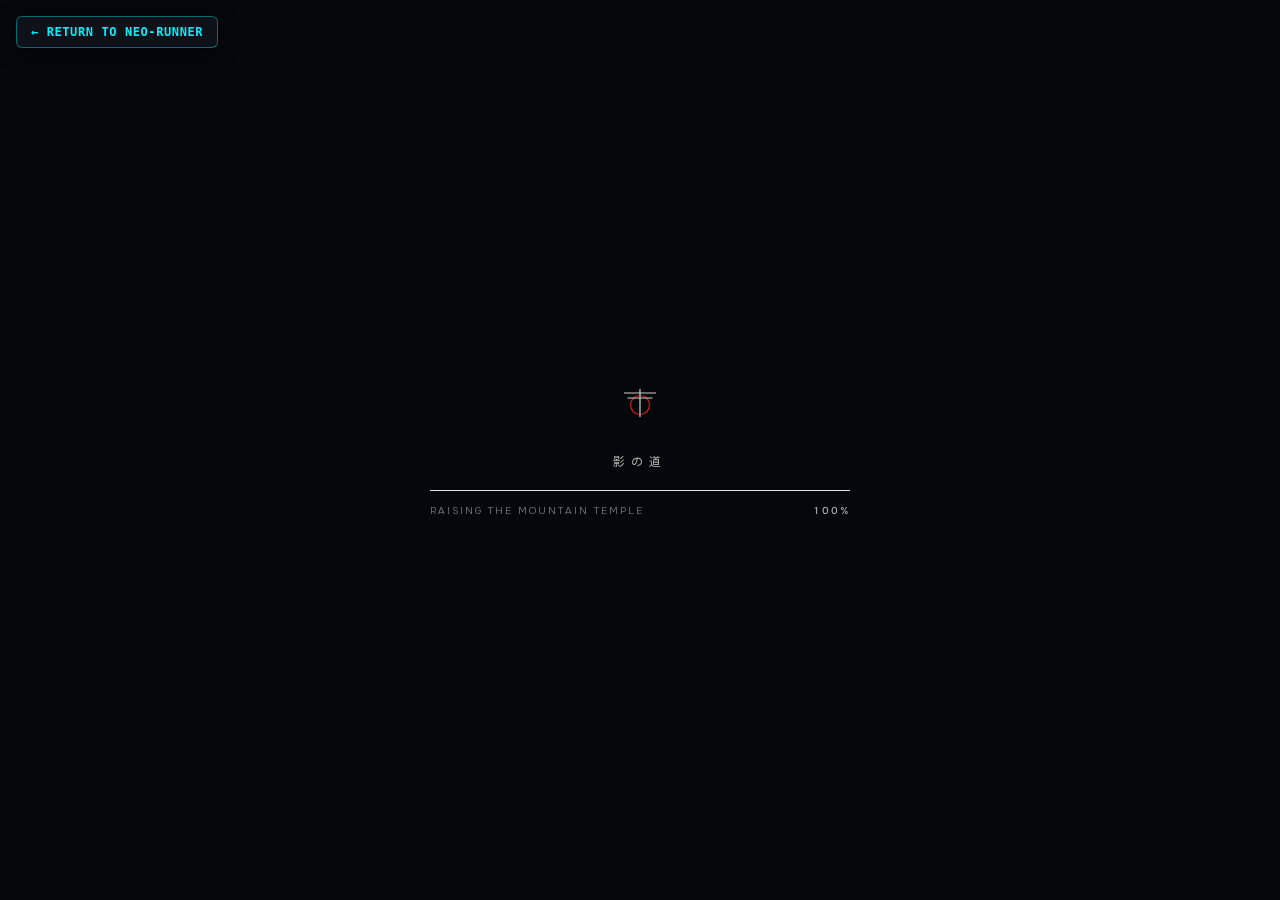
<file: kage-preview.html>
<!DOCTYPE html>
<html lang="en">
<head>
  <meta charset="utf-8">
  <meta name="viewport" content="width=device-width, initial-scale=1.0">
  <title>Kage — Where stillness reveals the unseen [ThreeUI]</title>
  <link rel="stylesheet" href="src/shaders/threeui.css">
  <style>
    html, body {
      margin: 0;
      padding: 0;
      width: 100%;
      height: 100%;
      background: #080808;
      overflow: hidden;
      font-family: -apple-system, BlinkMacSystemFont, "Segoe UI", Roboto, sans-serif;
    }
    .shader-frame {
      position: relative;
      width: 100vw;
      height: 100vh;
      background: #080808;
    }
    .kage-iframe {
      position: absolute;
      inset: 0;
      width: 100%;
      height: 100%;
      border: 0;
      background: #080808;
    }
    .nav-back {
      position: fixed;
      top: 16px;
      left: 16px;
      z-index: 9999;
      display: flex;
      align-items: center;
      gap: 8px;
      padding: 8px 14px;
      background: rgba(16, 19, 26, 0.9);
      border: 1px solid rgba(0, 240, 255, 0.4);
      border-radius: 6px;
      color: #00f0ff;
      text-decoration: none;
      font-family: monospace;
      font-size: 12px;
      font-weight: bold;
      letter-spacing: 0.05em;
      backdrop-filter: blur(8px);
      box-shadow: 0 4px 20px rgba(0, 0, 0, 0.6);
      transition: all 0.2s ease;
    }
    .nav-back:hover {
      background: rgba(0, 240, 255, 0.25);
      border-color: #00f0ff;
      transform: translateY(-1px);
    }
  </style>
</head>
<body>
  <a href="index.html" class="nav-back">
    <span>&larr; RETURN TO NEO-RUNNER</span>
  </a>

  <div class="shader-frame">
    <iframe
      id="kage-frame"
      class="kage-iframe"
      src="landing-pages/kage.html"
      title="Kage — Where stillness reveals the unseen"
      sandbox="allow-downloads allow-forms allow-modals allow-popups allow-same-origin allow-scripts"
    ></iframe>
  </div>

  <script>
    // Applied configured usage:
    // headingFont="onest", bodyFont="onest", headingWeight="400", bodyWeight="300"
    // primaryColor="#e0231c", headingSize=46, bodySize=17, headingLetterSpacing=-0.012
    const frame = document.getElementById('kage-frame');
    frame.addEventListener('load', () => {
      try {
        const doc = frame.contentDocument;
        if (!doc) return;
        const style = doc.createElement('style');
        style.id = 'threeui-page-customization';
        style.textContent = `
          :root {
            --vermilion: #e0231c;
            --ember: #ff5a3c;
          }
          body { font-family: "Onest", system-ui, -apple-system, sans-serif; }
          body, .body, .body-lg, .num { font-weight: 300; }
          h1:not(.jp), h2:not(.jp), h3:not(.jp), .display:not(.jp) {
            font-family: "Onest", system-ui, -apple-system, sans-serif;
            font-weight: 400;
          }
          .display { letter-spacing: -0.012em; }
          .h-hero { font-size: clamp(26px, 3.05vw, 46px); }
          .h-sec { font-size: clamp(30px, 4vw, 60px); }
          .body-lg { font-size: clamp(14px, 1.02vw, 17px); }
          .body { font-size: 14px; }
        `;
        doc.head.appendChild(style);
      } catch (e) {
        console.warn('Frame customization note:', e);
      }
    });
  </script>
</body>
</html>
</file>
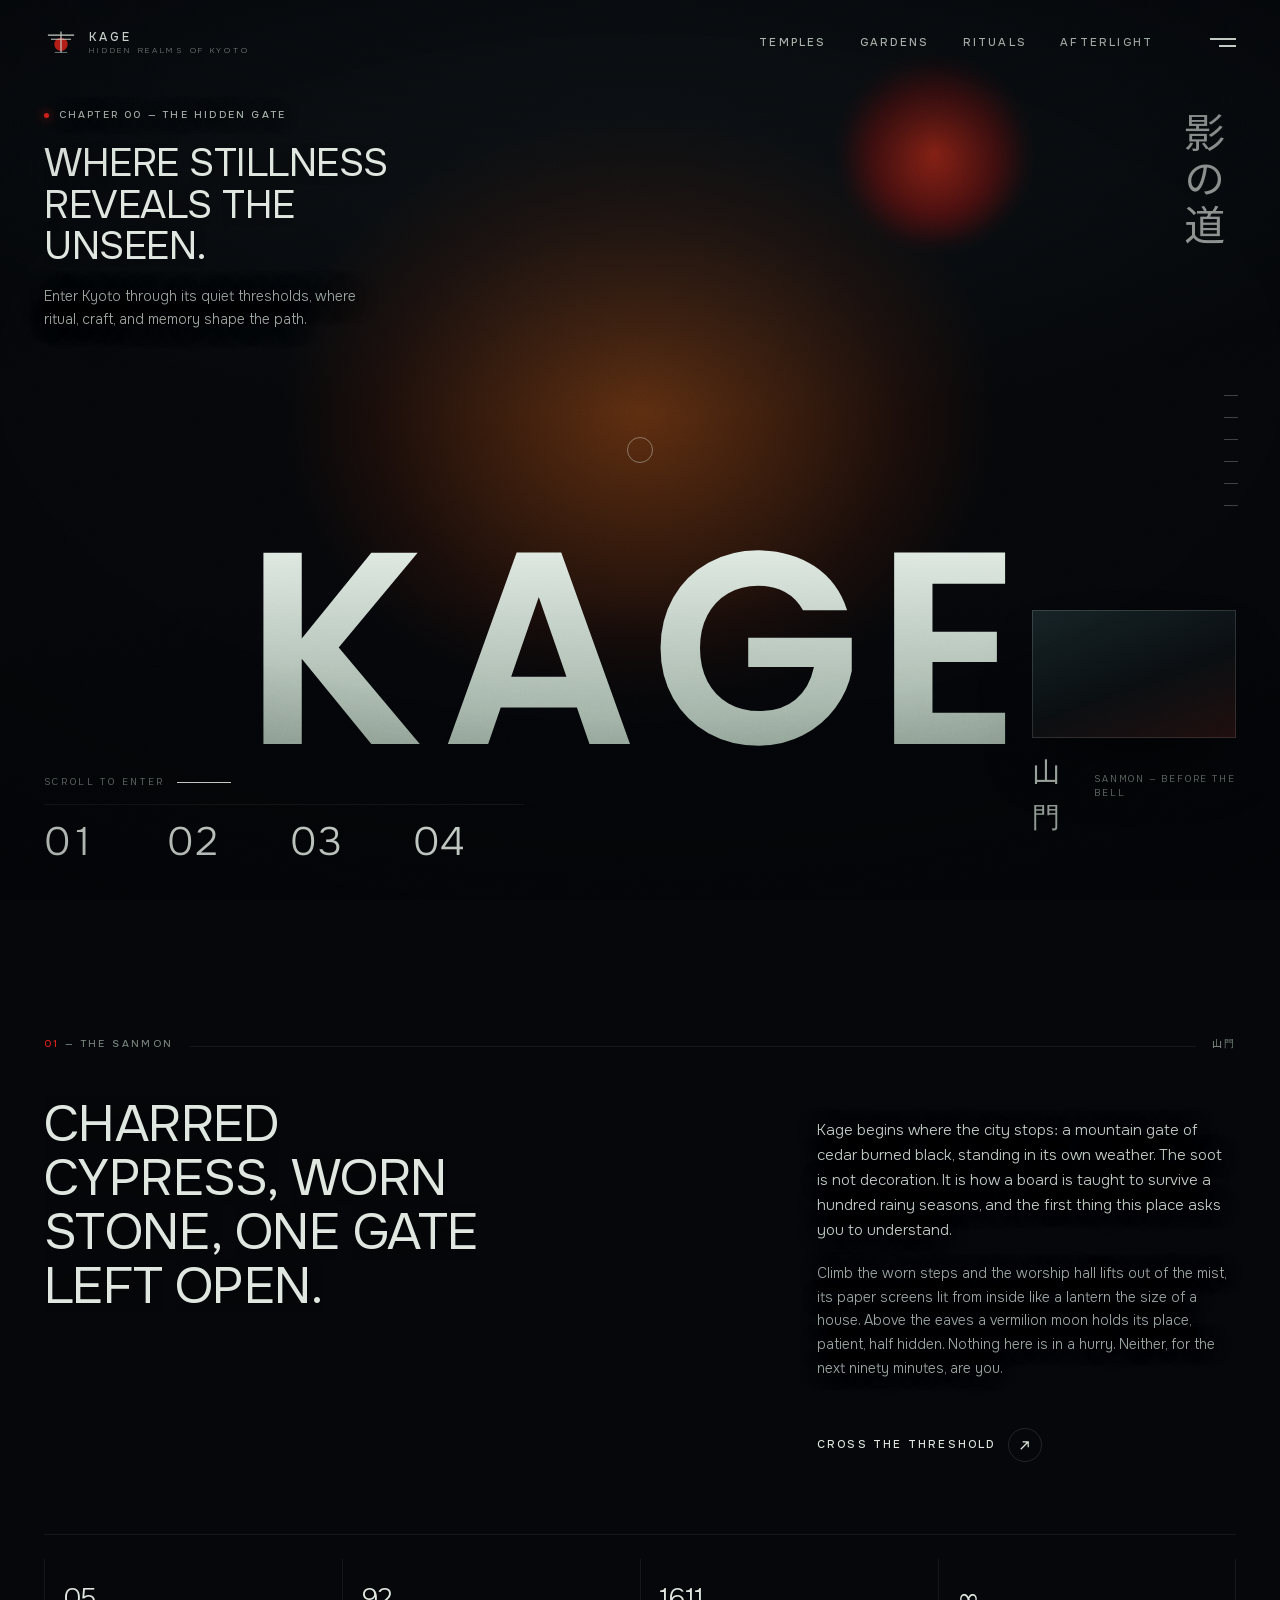
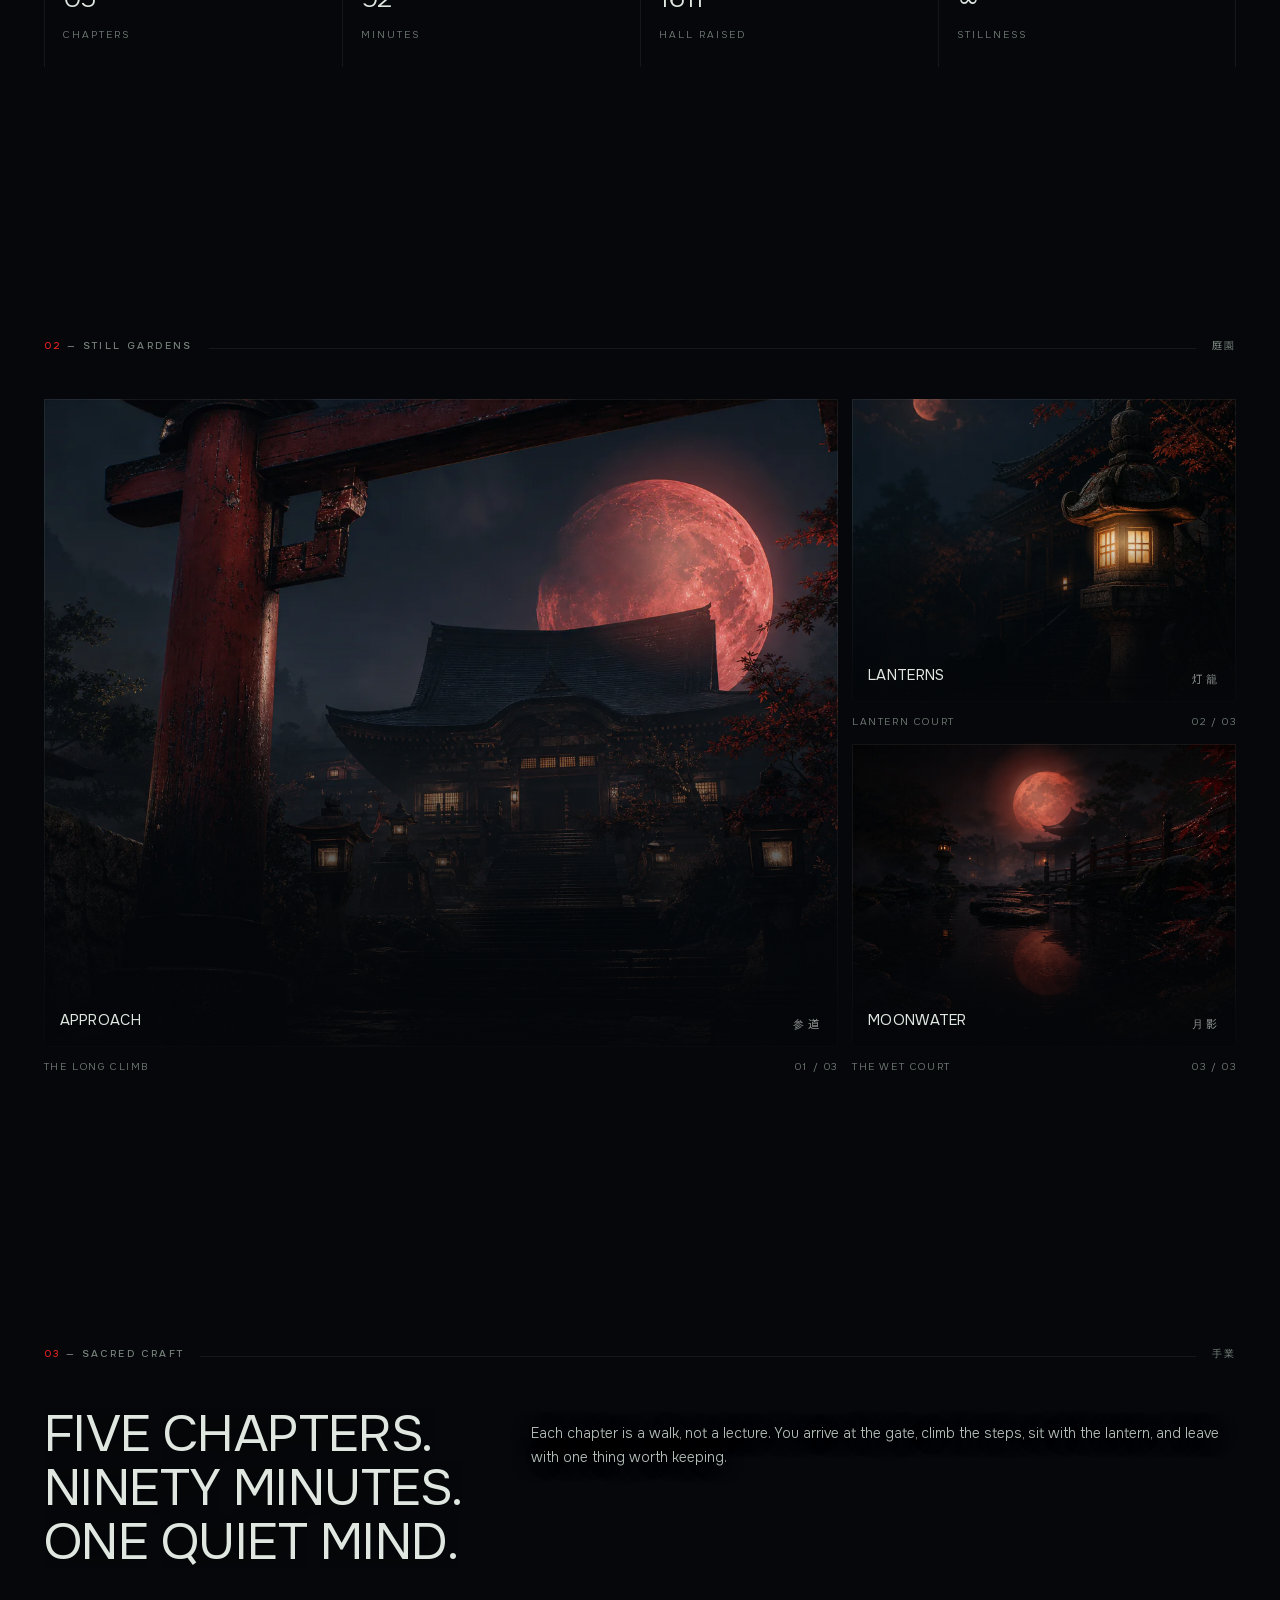
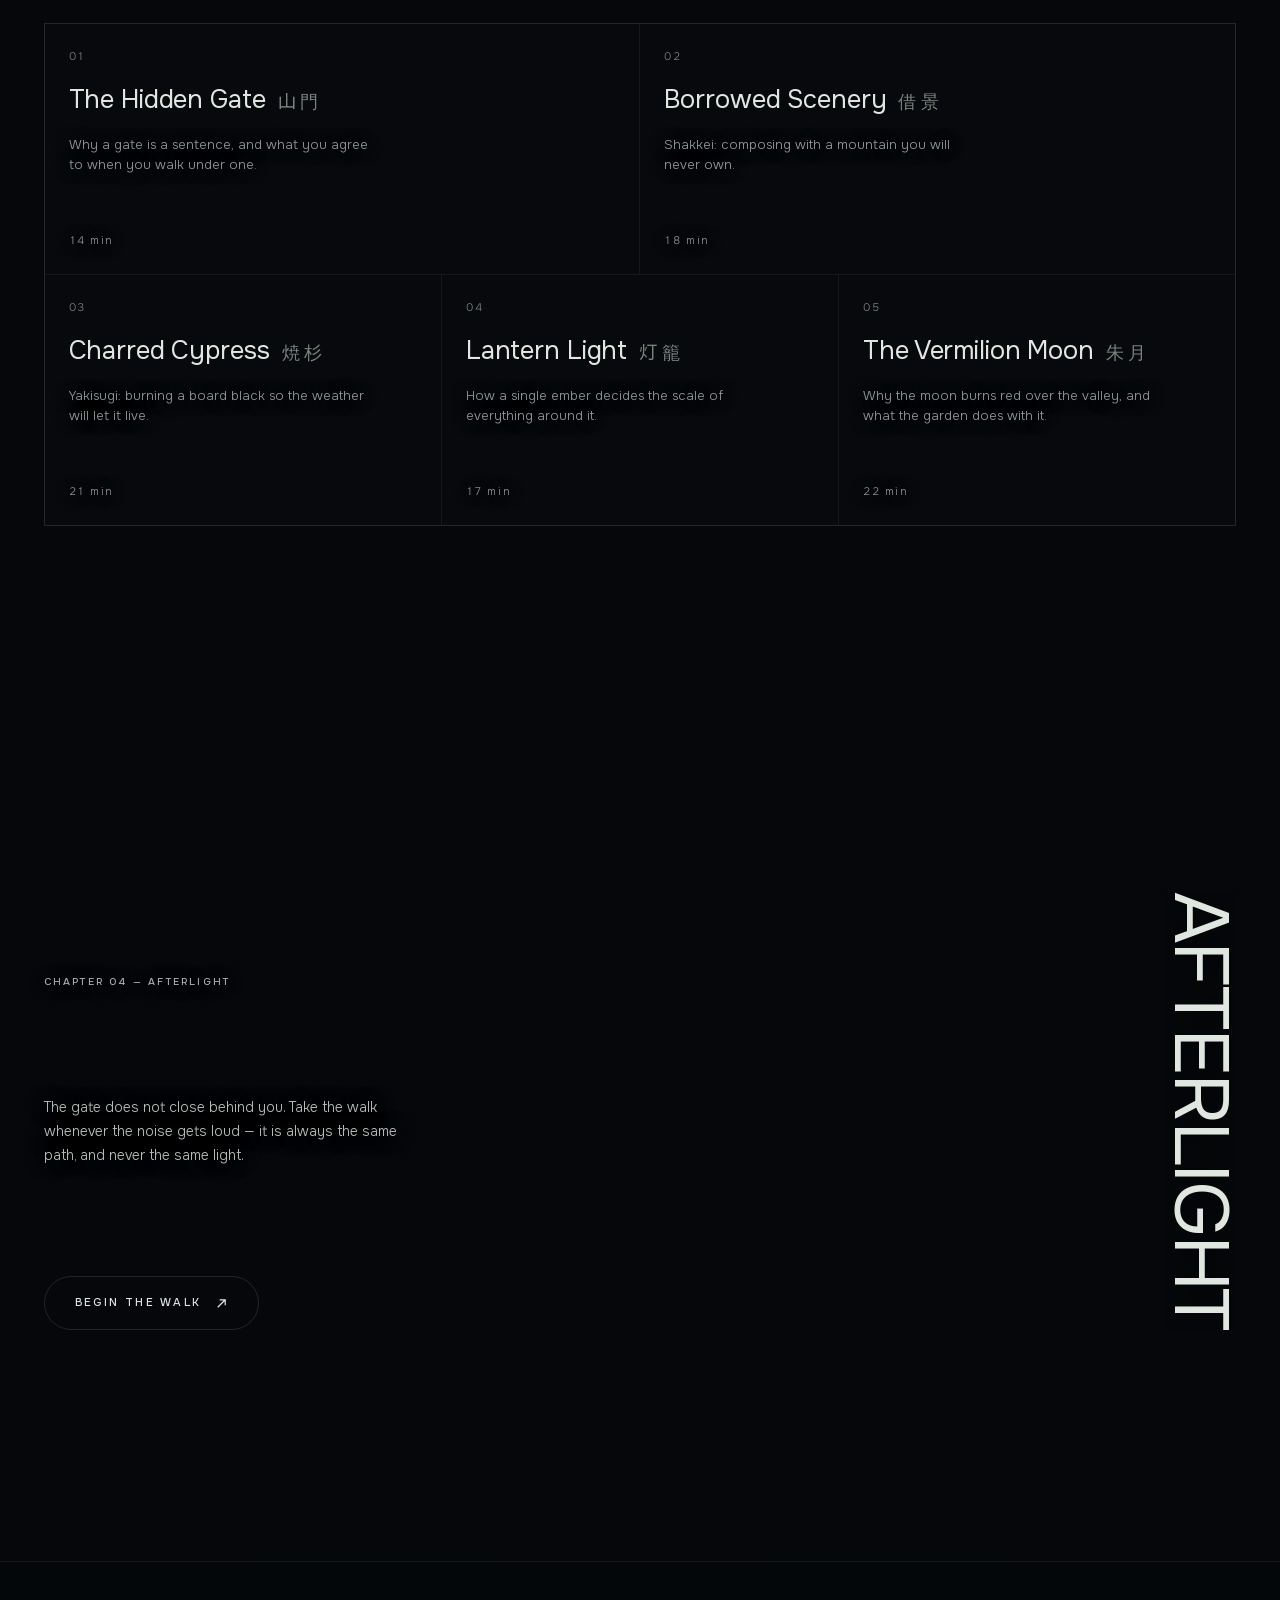
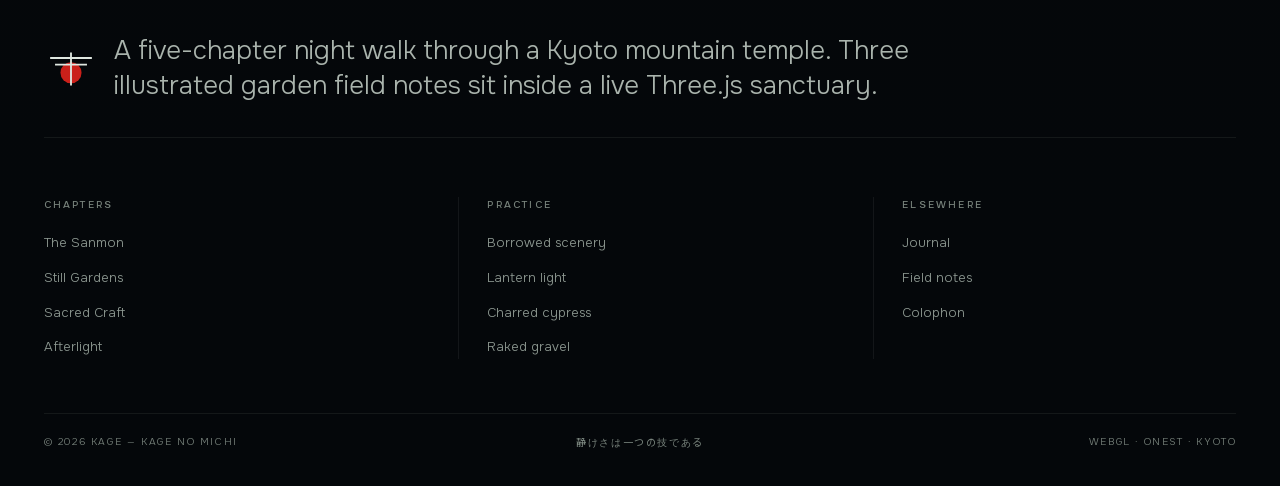
<file: landing-pages/kage.html>
<!DOCTYPE html>
<html lang="en">
<head>
<meta charset="utf-8">
<meta name="viewport" content="width=device-width, initial-scale=1, viewport-fit=cover">
<title>Kage — Where stillness reveals the unseen</title>
<meta name="description" content="A five-chapter night walk through a Kyoto mountain temple. Charred cypress, lantern light and a vermilion moon, rendered live in WebGL.">
<link rel="icon" href="data:image/svg+xml,%3Csvg xmlns='http://www.w3.org/2000/svg' viewBox='0 0 32 32'%3E%3Crect width='32' height='32' fill='%2305070a'/%3E%3Ccircle cx='16' cy='17' r='8' fill='%23e0231c'/%3E%3Crect x='4' y='8' width='24' height='2.6' fill='%23dfe7e0'/%3E%3Crect x='7' y='13' width='18' height='2' fill='%23dfe7e0'/%3E%3C/svg%3E">
<link rel="stylesheet" href="secret-pathways-assets/fonts.css">
<style>
/* ============================================================= tokens */
:root{
  --ink:#05070a;          /* page black */
  --ink-2:#0a0e12;        /* raised black */
  --bone:#dfe7e0;         /* the pale sage white of the wordmark */
  --bone-dim:#aab4ad;
  --muted:#78837c;
  --line:rgba(223,231,224,.13);
  --line-soft:rgba(223,231,224,.07);
  --vermilion:#e0231c;
  --ember:#ff5a3c;
  --gold:#c9a24a;
  --pad:clamp(20px, 3.4vw, 56px);
  --nav-h:84px;
  --ease:cubic-bezier(.22,.61,.36,1);
  --ease-out:cubic-bezier(.16,1,.3,1);
  --ease-io:cubic-bezier(.65,0,.35,1);
}
*,*::before,*::after{box-sizing:border-box}
html{ -webkit-text-size-adjust:100%; scroll-behavior:auto; }
body{
  margin:0; background:var(--ink); color:var(--bone);
  font-family:'Onest',system-ui,-apple-system,'Helvetica Neue',sans-serif;
  font-weight:300; font-size:16px; line-height:1.6;
  -webkit-font-smoothing:antialiased; -moz-osx-font-smoothing:grayscale;
  overflow-x:hidden;
}
body.is-locked{ overflow:hidden; height:100vh; }
::selection{ background:var(--vermilion); color:#fff; }
img{max-width:100%;display:block}
a{color:inherit;text-decoration:none}
button{font:inherit;color:inherit;background:none;border:0;cursor:pointer}

/* ============================================================= layers */
#gl{
  position:fixed; inset:0; width:100%; height:100%;
  display:block; z-index:0; background:#05070a;
}
#grain{
  position:fixed; inset:-1px; z-index:60; pointer-events:none;
  opacity:.055; mix-blend-mode:overlay;
  background-repeat:repeat; background-size:180px 180px;
}
#vignette{
  position:fixed; inset:0; z-index:55; pointer-events:none;
  background:radial-gradient(125% 95% at 50% 42%, transparent 40%, rgba(2,4,6,.55) 100%);
}
.page{ position:relative; z-index:10; }

/* ============================================================= type */
.eyebrow{
  font-size:10px; font-weight:500; letter-spacing:.22em; text-transform:uppercase;
  color:var(--bone-dim); text-shadow:0 1px 16px rgba(3,6,8,.9);
}
.jp{ font-family:'NotoJP','Onest',sans-serif; font-weight:400; }
h1,h2,h3{ font-weight:400; margin:0; letter-spacing:-.005em; }
.display{
  text-transform:uppercase; line-height:1.055; letter-spacing:-.012em;
  font-weight:400; text-shadow:0 2px 34px rgba(3,6,8,.72);
}
.h-hero{ font-size:clamp(26px,3.05vw,46px); }
.h-sec{ font-size:clamp(30px,4.0vw,60px); }
.body-lg{ font-size:clamp(14px,1.02vw,17px); line-height:1.72; color:#b4bfb7; font-weight:300; text-shadow:0 1px 20px rgba(3,6,8,.88); }
.body{ font-size:14px; line-height:1.68; color:#9aa5a0; font-weight:300; text-shadow:0 1px 18px rgba(3,6,8,.85); }
.num{ font-size:clamp(26px,2.5vw,36px); font-weight:300; letter-spacing:-.02em; color:var(--bone); font-variant-numeric:tabular-nums; }

/* ============================================================= reveal */
[data-rv]{ opacity:0; }
[data-rv="up"]{ transform:translate3d(0,26px,0); }
[data-rv="fade"]{ transform:none; }
[data-rv].rv-in{ opacity:1; transform:none;
  transition:opacity .9s var(--ease-out), transform 1.05s var(--ease-out); }
.mask-line{ display:block; overflow:hidden; }
.mask-line:not(.word-reveal) > span{ display:block; transform:translate3d(0,110%,0); }
.rv-in .mask-line:not(.word-reveal) > span, .mask-line:not(.word-reveal).rv-in > span{ transform:none; }
.mask-line:not(.word-reveal) > span{ transition:transform 1.05s var(--ease-out); }
.word-mask{ display:inline-block; overflow:hidden; vertical-align:top; }
.word{
  display:inline-block; opacity:0; transform:translate3d(0,112%,0); will-change:transform,opacity;
  transition:transform .82s var(--ease-out), opacity .5s var(--ease-out);
  transition-delay:var(--word-delay,0ms);
}
.word-reveal.rv-in .word{ opacity:1; transform:none; }

/* ============================================================= preloader */
#pre{
  position:fixed; inset:0; z-index:100; background:#05070a;
  display:flex; align-items:center; justify-content:center;
  transition:opacity .8s var(--ease), visibility .8s;
}
#pre.done{ opacity:0; visibility:hidden; pointer-events:none; }
.pre-in{ width:min(420px,74vw); text-align:center; }
.pre-mark{ margin:0 auto 26px; width:44px; height:44px; opacity:.9; }
.pre-mark svg{ width:100%; height:100%; display:block; }
.pre-jp{ font-size:12px; letter-spacing:.5em; color:var(--bone-dim); margin-bottom:20px; }
.pre-bar{ position:relative; height:1px; background:rgba(223,231,224,.14); overflow:hidden; }
.pre-bar i{ position:absolute; inset:0 100% 0 0; background:var(--bone); transition:right .35s linear; }
.pre-meta{ display:flex; justify-content:space-between; margin-top:12px;
  font-size:10px; letter-spacing:.2em; text-transform:uppercase; color:var(--muted); }
.pre-meta b{ font-weight:500; color:var(--bone-dim); font-variant-numeric:tabular-nums; }

/* ============================================================= nav */
.nav{
  /* Width comes from --vw, not from right:0. A fixed element resolves its
     inset against the initial containing block, and the page's own horizontal
     overflow makes that block wider than the screen — 437 against a 390 phone,
     860 against a 768 tablet — which carried the burger off the right edge.
     --vw is the layout viewport, written on every resize. */
  position:fixed; top:0; left:0; width:var(--vw, 100%); height:var(--nav-h); z-index:50;
  display:flex; align-items:center; gap:24px; padding:0 var(--pad);
  transition:transform .55s var(--ease);
}
/* The sticky wash sits on its own layer rather than on the bar. A
   backdrop-filter promotes its element to the containing block for any
   position:fixed descendant, and the bar holds the mobile menu sheet — put the
   blur here and the sheet was measured against an 84px bar instead of the
   frame, for as long as the blur took to fade. */
.nav::before{
  content:''; position:absolute; inset:0; z-index:-1; pointer-events:none;
  background:rgba(5,7,10,.62);
  backdrop-filter:blur(14px) saturate(1.1); -webkit-backdrop-filter:blur(14px) saturate(1.1);
  opacity:0; transition:opacity .5s linear;
}
.nav.stuck::before{ opacity:1; }
.nav::after{
  content:''; position:absolute; left:var(--pad); right:var(--pad); bottom:0; height:1px;
  background:var(--line-soft); opacity:0; transition:opacity .5s;
}
.nav.stuck::after{ opacity:1; }
.nav.hide{ transform:translate3d(0,-101%,0); }
.brand{ display:flex; align-items:center; gap:11px; flex:0 0 auto; }
.brand svg{ width:34px; height:34px; display:block; }
.brand-tx{ display:flex; flex-direction:column; line-height:1; gap:3px; }
.brand-tx b{ font-size:12px; font-weight:500; letter-spacing:.26em; }
.brand-tx i{ font-style:normal; font-size:8px; letter-spacing:.34em; color:var(--muted); }
.nav-links{ display:flex; gap:clamp(18px,2.6vw,46px); margin-left:auto; }
.nav-link{
  position:relative; font-size:11px; font-weight:500; letter-spacing:.2em; text-transform:uppercase;
  color:var(--bone-dim); display:block; height:15px; line-height:15px; overflow:hidden;
}
.nav-link span{ display:block; height:15px; line-height:15px; transition:transform .55s var(--ease-out), color .3s; }
.nav-link .alt{ position:absolute; inset:0; transform:translate3d(0,100%,0); color:var(--bone); letter-spacing:.32em; }
.nav-link:hover span{ transform:translate3d(0,-100%,0); }
.nav-link:hover .alt{ transform:none; }
.nav-link.on{ color:var(--bone); }
.nav-link.on::after{ content:''; position:absolute; left:0; bottom:0; width:100%; height:1px; background:var(--vermilion); }
.nav-burger{ margin-left:clamp(18px,2.6vw,42px); width:26px; height:16px; position:relative; flex:0 0 auto; }
.nav-burger i{ position:absolute; right:0; height:1.5px; background:var(--bone); transition:width .45s var(--ease-out), transform .45s var(--ease-out); }
.nav-burger i:nth-child(1){ top:4px; width:26px; }
.nav-burger i:nth-child(2){ top:11px; width:17px; }
.nav-burger:hover i:nth-child(2){ width:26px; }
.nav-burger:hover i:nth-child(1){ width:17px; }

/* ============================================================= hero */
.hero{ position:relative; min-height:100svh; padding:0 var(--pad); display:flex; flex-direction:column; }
.hero::before{ content:''; position:absolute; left:0; right:0; top:0; height:46%; pointer-events:none;
  background:linear-gradient(rgba(3,6,9,.72), rgba(3,6,9,.34) 46%, transparent); }
.hero-top{ padding-top:calc(var(--nav-h) + clamp(12px,2.6vh,34px)); max-width:min(560px,46vw); position:relative; z-index:2; }
.hero-top .eyebrow{ display:flex; align-items:center; gap:10px; margin-bottom:20px; }
.hero-top .eyebrow .dot{ width:5px; height:5px; border-radius:50%; background:var(--vermilion); box-shadow:0 0 10px var(--vermilion); }
.hero h1{ margin-bottom:18px; }
.hero-sub{ max-width:322px; text-shadow:0 1px 26px rgba(3,6,8,.95); }
.hero-spacer{ flex:1 1 auto; min-height:clamp(140px,26vh,300px); }
.hero-foot{ padding-bottom:clamp(22px,4.2vh,42px); position:relative; z-index:2; }
.hero-cue{ display:flex; align-items:center; justify-content:flex-end; gap:12px; margin-bottom:14px;
  font-size:9px; letter-spacing:.3em; text-transform:uppercase; color:var(--muted); }
.hero-cue .track{ width:54px; height:1px; background:var(--line); position:relative; overflow:hidden; }
.hero-cue .track i{ position:absolute; inset:0; background:var(--bone); transform-origin:left;
  animation:cue 2.8s var(--ease-io) infinite; }
.chapters{
  display:grid; grid-template-columns:repeat(4,1fr); gap:clamp(14px,2.4vw,40px);
  border-top:1px solid var(--line-soft); padding-top:18px;
}
.chip{ display:flex; gap:14px; align-items:flex-start; cursor:pointer; }
.chip .num{ line-height:1; flex:0 0 auto; transition:color .4s, transform .5s var(--ease-out); }
.chip .tx{ min-width:0; padding-top:3px; }
.chip b{ display:block; font-size:10px; font-weight:500; letter-spacing:.2em; text-transform:uppercase;
  color:var(--bone-dim); margin-bottom:6px; transition:color .4s;
  text-shadow:0 1px 16px rgba(3,6,8,.9); }
.chip p{ margin:0; font-size:11px; line-height:1.5; color:#7d8781; max-width:22ch;
  transition:color .4s; }
.chip:hover .num{ color:var(--ember); transform:translate3d(0,-2px,0); }
.chip:hover b{ color:var(--bone); }
.chip:hover p{ color:var(--bone-dim); }
.chip.on .num{ color:var(--ember); }
.chip.on b{ color:var(--bone); }
/* the floating window: a generated Sanmon still carried over the hero */
.peek{
  position:absolute; z-index:2; right:clamp(78px,11vw,190px); top:clamp(132px,25vh,238px);
  width:clamp(150px,16vw,262px); display:block;
  transition:transform .8s var(--ease-out);
}
.peek-fr{ display:block; aspect-ratio:16/10;
  background:linear-gradient(180deg, rgba(3,6,9,.04) 24%, rgba(3,6,9,.48) 100%),
    url('secret-pathways-assets/generated/kage-sanmon-preview.webp') center / cover no-repeat;
  outline:1px solid rgba(223,231,224,.16); outline-offset:-1px;
  box-shadow:0 34px 70px -30px rgba(0,0,0,.9); transition:outline-color .5s; }
.peek:hover{ transform:translate3d(0,-5px,0); }
.peek:hover .peek-fr{ outline-color:rgba(223,231,224,.42); }
.peek-play{ position:absolute; top:0; right:0; left:0; bottom:auto; aspect-ratio:16/10;
  display:grid; place-items:center; pointer-events:none; }
.peek-play svg{ width:clamp(30px,3.2vw,46px); height:auto; filter:drop-shadow(0 2px 12px rgba(0,0,0,.7));
  transition:transform .55s var(--ease-out); }
.peek:hover .peek-play svg{ transform:scale(1.14); }
.peek-cap{ display:flex; align-items:baseline; gap:9px; margin-top:9px; }
.peek-cap b{ font-size:11px; font-weight:400; letter-spacing:.24em; color:var(--bone-dim); }
.peek-cap i{ font-style:normal; font-size:9px; letter-spacing:.2em; text-transform:uppercase; color:var(--muted); }
@media (max-width:820px){ .peek{ display:none; } }

.hero-side{
  position:absolute; z-index:2; right:var(--pad); top:50%; transform:translateY(-50%);
  display:flex; flex-direction:column; align-items:center; gap:14px; pointer-events:none;
}
.hero-side .v{ writing-mode:vertical-rl; font-size:13px; letter-spacing:.62em; color:rgba(223,231,224,.5); }
@keyframes cue{ 0%{transform:scaleX(0)} 42%{transform:scaleX(1)} 100%{transform:scaleX(1) translateX(100%)} }

/* ============================================================= sections */
.sec{ position:relative; padding:clamp(88px,15vh,190px) var(--pad); }
.sec::before{
  content:''; position:absolute; inset:-22% -4%; z-index:-1; pointer-events:none;
  background:radial-gradient(110% 62% at 30% 50%, rgba(4,7,10,.88), rgba(4,7,10,.62) 42%, rgba(4,7,10,.18) 74%, rgba(4,7,10,0));
  /* A chapter's scrim is there to hold its own copy off the sanctuary, and it
     is inset -22% so its edges never land as a seam. That overshoot, plus the
     section's top padding, means it was washing most of a screen of scene
     above the chapter — the frame stayed masked long after the hero had let
     go of it. The mask takes the top of it back off: nothing at the very top,
     full strength by the time the chapter's own first line arrives. */
  -webkit-mask-image:linear-gradient(transparent, #000 44%);
          mask-image:linear-gradient(transparent, #000 44%);
}
#pathways::before{ background:radial-gradient(108% 64% at 50% 50%, rgba(4,7,10,.70), rgba(4,7,10,.44) 50%, rgba(4,7,10,0)); }
#eternity::before{ background:radial-gradient(82% 58% at 50% 46%, rgba(4,7,10,.26), rgba(4,7,10,.66) 56%, rgba(4,7,10,.90) 82%, rgba(4,7,10,0)); }
.foot::before{
  content:''; position:absolute; inset:0; z-index:-1; pointer-events:none;
  background:linear-gradient(rgba(4,7,10,.55), rgba(4,7,10,.94) 40%, rgba(4,7,10,.98));
}
.sec-head{ display:flex; align-items:baseline; gap:16px; margin-bottom:clamp(30px,5vh,66px); }
.sec-head .k{ font-size:10px; font-weight:500; letter-spacing:.24em; text-transform:uppercase; color:var(--muted); }
.sec-head .k b{ color:var(--vermilion); font-weight:500; }
.rule{ flex:1 1 auto; height:1px; background:var(--line-soft); }

/* — chapter I: the gate */
.gate-grid{ display:grid; grid-template-columns:minmax(0,1.02fr) minmax(0,1fr); gap:clamp(28px,5vw,90px); align-items:start; }
.gate-grid h2{ max-width:11ch; }
.gate-copy{ padding-top:6px; }
.gate-copy .lead{ font-size:clamp(15px,1.16vw,19px); line-height:1.66; color:#c2cdc5; text-shadow:0 1px 20px rgba(3,6,8,.9); }
.gate-copy .lead + p{ margin-top:20px; }
.arrowlink{ display:inline-flex; align-items:center; gap:12px; margin-top:34px;
  font-size:11px; font-weight:500; letter-spacing:.2em; text-transform:uppercase; color:var(--bone); }
.arrowlink .ar{ width:34px; height:34px; border:1px solid var(--line); border-radius:50%;
  display:grid; place-items:center; transition:background .45s var(--ease), border-color .45s, transform .5s var(--ease-out); }
.arrowlink .ar svg{ width:13px; height:13px; transition:transform .5s var(--ease-out); }
.arrowlink:hover .ar{ background:var(--bone); border-color:var(--bone); }
.arrowlink:hover .ar svg{ transform:translate3d(2px,-2px,0); }
.arrowlink:hover .ar svg path{ stroke:#05070a; }
.gate-stats{ display:flex; gap:clamp(24px,4vw,62px); margin-top:clamp(46px,8vh,96px); border-top:1px solid var(--line-soft); padding-top:24px; }
.gate-stats div b{ display:block; font-size:clamp(22px,2.1vw,32px); font-weight:300; letter-spacing:-.02em; }
.gate-stats div span{ font-size:10px; letter-spacing:.2em; text-transform:uppercase; color:var(--muted); }

/* — chapter II: pathways cards */
.cards{ display:grid; grid-template-columns:repeat(3,1fr); gap:clamp(10px,1.4vw,22px); align-items:start; }
.card{ position:relative; cursor:pointer; }
.card:nth-child(1){ transform:translateY(0); }
.card:nth-child(2){ transform:translateY(clamp(26px,5vw,74px)); }
.card:nth-child(3){ transform:translateY(clamp(52px,10vw,148px)); }
/* the frame is a hole punched in the page — the scene is rendered straight
   into this rectangle with a scissored viewport, so each card is a live
   window onto a different corner of the sanctuary */
.card-fr{
  position:relative; aspect-ratio:4/5; background:transparent;
  outline:1px solid var(--line-soft); outline-offset:-1px;
  transition:outline-color .5s var(--ease);
}
.card:hover .card-fr{ outline-color:rgba(223,231,224,.30); }
.card:nth-child(1) .card-fr{
  background:
    linear-gradient(180deg,rgba(3,6,9,.04) 36%,rgba(3,6,9,.72) 100%),
    url('secret-pathways-assets/generated/kage-approach.webp') center / cover no-repeat;
}
.card:nth-child(2) .card-fr{
  background:
    linear-gradient(180deg,rgba(3,6,9,.06) 36%,rgba(3,6,9,.74) 100%),
    url('secret-pathways-assets/generated/kage-lantern-court.webp') center / cover no-repeat;
}
.card:nth-child(3) .card-fr{
  background:
    linear-gradient(180deg,rgba(3,6,9,.05) 36%,rgba(3,6,9,.74) 100%),
    url('secret-pathways-assets/generated/kage-moonwater.webp') center / cover no-repeat;
}
.card-fr::after{ content:''; position:absolute; inset:0;
  background:linear-gradient(transparent 46%, rgba(4,6,9,.80)); pointer-events:none; }
/* The fabric overdraws its card by CL_BLEED on every side so the billow and
   the contact shadow have somewhere to go, so the frame cannot clip it. The
   card's outline is not here at all: it is drawn in the cloth shader, where it
   can follow the folds instead of tracing the flat box behind them. */
.cloth-out{ position:absolute; pointer-events:none; z-index:1; }
.on-cloth{ background:none !important; outline:0 !important; overflow:visible; }
.on-cloth::after{ display:none; }

/* ------------------------------------------------- the lights in the stills
   The three plates each have one source in them — two blood moons and a lit
   stone lantern — and they are the only warm thing in an otherwise cold set of
   images. A glow laid over each one, screened so it adds light rather than
   painting over it, is enough to make a flat still look like it is burning.

   Two tracks per light, at durations that do not divide into each other: the
   wrapper swells, the gradient inside it pulses. One track on its own reads as
   a loop within a couple of seconds; two beating against each other do not
   come back around inside the time anyone looks at a card.

   The moon and the lantern are not the same event. A flame gutters — short,
   irregular, deep — so the lantern's track is written unevenly by hand. A moon
   only breathes through moving air, so the moons get a slow, shallow swell and
   nothing more. Giving them both a flicker is what makes this kind of thing
   look like a novelty; the difference is the whole effect. */
.card-fr{ isolation:isolate; }        /* keep the screen blend inside the card */
.glow{
  position:absolute; z-index:1; pointer-events:none;
  left:var(--gx); top:var(--gy); width:calc(var(--gr) * 2); aspect-ratio:1;
  translate:-50% -50%;                /* leaves transform free for the swell */
  mix-blend-mode:screen;
  animation:glow-swell var(--gt2) var(--ease-io) infinite alternate;
}
.glow::before{
  content:''; position:absolute; inset:0; border-radius:50%;
  background:radial-gradient(closest-side, var(--gc1), var(--gc2) 40%, transparent 72%);
  animation:glow-pulse var(--gt) var(--ease-io) infinite;
}
@keyframes glow-swell{ from{ transform:scale(.93); } to{ transform:scale(1.07); } }
@keyframes glow-pulse{ from{ opacity:.78; } 50%{ opacity:1; } to{ opacity:.78; } }
/* a flame does not breathe, it gutters */
@keyframes glow-flame{
  0%{ opacity:.74 }   6%{ opacity:.97 }  12%{ opacity:.63 }  19%{ opacity:.90 }
  27%{ opacity:.55 }  34%{ opacity:.94 } 42%{ opacity:.71 }  51%{ opacity:1 }
  58%{ opacity:.60 }  66%{ opacity:.88 } 74%{ opacity:.67 }  83%{ opacity:.96 }
  91%{ opacity:.72 } 100%{ opacity:.74 }
}
.glow--flame::before{ animation-name:glow-flame; }
.glow--flame{ animation-duration:var(--gt2); }
@media (prefers-reduced-motion:reduce){
  .glow, .glow::before{ animation:none; }
}
.no-webgl .card-fr{ background:linear-gradient(150deg,#101a1d,#0a0d10 62%,#1a0c0b); }
/* If WebGL will not start, the page stays a page: the scene simply becomes a
   still, and the wordmark moves from the 3-D layer into the document. */
.word-fb{ display:none; }
.no-webgl #gl, .no-webgl .peek-play{ display:none; }
/* fixed, or the gradient is measured against a 6000-pixel body box and the
   moon ends up somewhere around the curriculum table */
.no-webgl body{ background:
  radial-gradient(11vw 11vw at 73% 17%, rgba(232,52,28,.95), rgba(158,20,16,.62) 44%, rgba(96,12,12,.20) 64%, transparent 72%),
  radial-gradient(38vw 32vw at 50% 46%, rgba(228,104,24,.40), rgba(122,42,10,.18) 54%, transparent 74%),
  radial-gradient(120% 80% at 50% 0%, rgba(120,150,158,.16), transparent 60%), #05070a;
  background-attachment:fixed; }
.no-webgl .peek-fr{ background:linear-gradient(160deg,#162326,#0b1013 55%,#241010); }
.no-webgl .word-fb{
  display:block; position:absolute; left:0; right:0; bottom:16%; z-index:1;
  font-family:'Wordmark','Onest',sans-serif; font-weight:600; font-size:21.4vw; line-height:.78;
  letter-spacing:.052em; text-align:center; pointer-events:none;
  background:linear-gradient(#e2ece5, #97a89c); -webkit-background-clip:text; background-clip:text;
  color:transparent;
}
/* The live hero has no foot scrim, but the fallback still needs one: there it
   stands on a bright CSS sky rather than a night scene, and the chips and the
   wordmark have nothing else holding them off it. So this carries the whole
   declaration now rather than re-colouring one it used to inherit. */
.no-webgl .hero::after{ content:''; position:absolute; left:0; right:0; bottom:0; height:34%;
  pointer-events:none; background:linear-gradient(transparent, rgba(3,5,8,.72) 52%, rgba(3,5,8,.96)); }
.no-webgl .sec::before, .no-webgl #pathways::before, .no-webgl #eternity::before{ background:none; }
.card-lab{ position:absolute; left:16px; right:16px; bottom:14px; z-index:2;
  display:flex; align-items:flex-end; justify-content:space-between; gap:10px; }
.card-lab b{ font-size:clamp(13px,1.15vw,17px); font-weight:400; letter-spacing:.02em; text-transform:uppercase; }
.card-lab .jp{ font-size:11px; letter-spacing:.3em; color:rgba(223,231,224,.62); }
.card-ar{ position:absolute; top:14px; right:14px; z-index:2; width:26px; height:26px;
  opacity:0; transform:translate3d(-4px,4px,0); transition:.5s var(--ease-out); }
.card:hover .card-ar{ opacity:1; transform:none; }
.card-meta{ display:flex; justify-content:space-between; margin-top:12px;
  font-size:10px; letter-spacing:.16em; text-transform:uppercase; color:var(--muted); }

/* — chapter III: curriculum */
.cur-head{ display:grid; grid-template-columns:minmax(0,1fr) minmax(0,.72fr); gap:clamp(28px,5vw,90px); align-items:end; margin-bottom:clamp(34px,6vh,72px); }
.cur-head h2{ max-width:13ch; }
.cur{ border-top:1px solid var(--line-soft); }
.les{
  position:relative; display:grid; align-items:center;
  grid-template-columns:64px minmax(0,1.05fr) minmax(0,1.25fr) 86px;
  gap:clamp(14px,2.4vw,40px);
  padding:clamp(20px,2.4vw,30px) 0; border-bottom:1px solid var(--line-soft);
  cursor:pointer; transition:padding .5s var(--ease-out);
}
.les::before{ content:''; position:absolute; left:calc(var(--pad) * -1); right:0; top:0; bottom:0;
  background:linear-gradient(90deg, rgba(224,35,28,.09), transparent 46%);
  opacity:0; transition:opacity .55s var(--ease); pointer-events:none; }
.les:hover::before{ opacity:1; }
.les:hover{ padding-left:clamp(8px,1.2vw,18px); }
.les .k{ font-size:11px; letter-spacing:.16em; color:var(--muted); font-variant-numeric:tabular-nums; transition:color .4s; }
.les:hover .k{ color:var(--vermilion); }
.les h3{ font-size:clamp(16px,1.5vw,23px); font-weight:400; letter-spacing:-.005em; }
.les h3 em{ font-style:normal; font-family:'NotoJP',sans-serif; font-size:.72em; color:var(--muted); margin-left:12px; letter-spacing:.24em; }
.les p{ margin:0; font-size:13px; line-height:1.6; color:#909b95; text-shadow:0 1px 16px rgba(3,6,8,.92); }
.les .t{ text-align:right; font-size:11px; letter-spacing:.14em; color:#8b958f; font-variant-numeric:tabular-nums; text-shadow:0 1px 16px rgba(3,6,8,.92); }
.les .bar{ position:absolute; left:0; bottom:-1px; height:1px; width:100%; background:var(--vermilion);
  transform:scaleX(0); transform-origin:left; transition:transform .7s var(--ease-out); }
.les:hover .bar{ transform:scaleX(1); }

/* — chapter IV: eternity */
.fin{ min-height:100svh; display:flex; flex-direction:column; justify-content:center; align-items:center; text-align:center; }
.fin .eyebrow{ margin-bottom:26px; }
.fin h2{ font-size:clamp(38px,7.4vw,124px); line-height:.94; letter-spacing:-.03em; text-transform:uppercase; }
.fin p{ max-width:44ch; margin:26px auto 0; }
.cta{
  position:relative; display:inline-flex; align-items:center; gap:14px; margin-top:44px;
  padding:17px 30px; border:1px solid var(--line); border-radius:100px; overflow:hidden;
  font-size:11px; font-weight:500; letter-spacing:.22em; text-transform:uppercase;
  transition:color .45s var(--ease), border-color .45s;
}
.cta i{ position:absolute; inset:0; background:var(--bone); transform:translate3d(0,101%,0);
  transition:transform .62s var(--ease-out); z-index:-1; }
.cta span,.cta svg{ position:relative; z-index:1; }
.cta:hover{ color:#05070a; border-color:var(--bone); }
.cta:hover i{ transform:none; }
.cta:hover svg path{ stroke:#05070a; }

/* — footer */
.foot{ position:relative; padding:clamp(50px,8vh,96px) var(--pad) clamp(26px,4vh,40px);
  border-top:1px solid var(--line-soft); }
.foot-grid,.foot-base{ position:relative; }
.foot-grid{ display:grid; grid-template-columns:minmax(0,1.4fr) repeat(3,minmax(0,.6fr)); gap:clamp(22px,4vw,60px); }
.foot h4{ margin:0 0 16px; font-size:10px; font-weight:500; letter-spacing:.22em; text-transform:uppercase; color:var(--muted); }
.foot ul{ list-style:none; margin:0; padding:0; display:flex; flex-direction:column; gap:9px; }
.foot li a{ font-size:13px; color:#8f9a93; transition:color .35s; }
.foot li a:hover{ color:var(--bone); }
.foot-brand p{ margin:16px 0 0; max-width:34ch; font-size:13px; color:#79847e; }
.foot-base{ display:flex; justify-content:space-between; align-items:center; gap:20px; flex-wrap:wrap;
  margin-top:clamp(38px,6vh,74px); padding-top:20px; border-top:1px solid var(--line-soft);
  font-size:10px; letter-spacing:.16em; text-transform:uppercase; color:var(--muted); }

/* ============================================================= progress rail */
.rail{ position:fixed; right:calc(var(--pad) - 4px); top:50%; transform:translateY(-50%); z-index:45;
  display:flex; flex-direction:column; gap:12px; align-items:center; }
.rail button{ width:22px; height:10px; display:grid; place-items:center; }
.rail i{ display:block; width:14px; height:1px; background:rgba(223,231,224,.26); transition:.5s var(--ease-out); }
.rail button.on i{ width:22px; background:var(--bone); }
.rail button:hover i{ width:22px; background:var(--bone-dim); }

/* ============================================================= cursor */
.cur-dot{ position:fixed; z-index:80; top:0; left:0; width:26px; height:26px; margin:-13px 0 0 -13px;
  border:1px solid rgba(223,231,224,.42); border-radius:50%; pointer-events:none;
  transition:width .35s var(--ease-out), height .35s var(--ease-out), margin .35s var(--ease-out),
             background .35s, border-color .35s, opacity .3s; opacity:0; }
.cur-dot.act{ width:52px; height:52px; margin:-26px 0 0 -26px; background:rgba(223,231,224,.07); border-color:rgba(223,231,224,.6); }
@media (hover:hover) and (pointer:fine){ .cur-dot{ opacity:1 } }

/* ============================================================= responsive */
@media (max-width:1080px){
  .hero-top{ max-width:none; }
  .gate-grid{ grid-template-columns:1fr; gap:26px; }
  .cur-head{ grid-template-columns:1fr; gap:18px; }
  .les{ grid-template-columns:44px minmax(0,1fr) 74px; }
  .les p{ display:none; }
  .foot-grid{ grid-template-columns:1fr 1fr; }
}
@media (max-width:820px){
  .nav-links{
    display:flex; position:fixed; top:0; right:0; bottom:0; width:min(84vw,360px);
    padding:calc(var(--nav-h) + 28px) var(--pad) 34px; flex-direction:column; align-items:flex-start; gap:0;
    background:rgba(3,6,9,.98); border-left:1px solid var(--line-soft);
    transform:translate3d(100%,0,0); opacity:0; visibility:hidden; pointer-events:none;
    transition:transform .65s var(--ease-out), opacity .4s, visibility 0s linear .65s;
  }
  .nav.menu-open .nav-links{
    transform:none; opacity:1; visibility:visible; pointer-events:auto; transition-delay:0s;
  }
  .nav-links .nav-link{
    width:100%; height:auto; padding:17px 0; overflow:visible; border-bottom:1px solid var(--line-soft);
    font-size:17px; line-height:1.2;
  }
  .nav-links .nav-link span{ height:auto; line-height:1.2; transform:none !important; }
  .nav-links .nav-link .alt{ position:static; margin-top:6px; font-size:10px; color:var(--muted); }
  /* The links panel leaves the flow to become the slide-in sheet, taking its
     margin-left:auto with it, so without this the burger sits tucked against
     the wordmark instead of out at the edge where a thumb reaches. */
  /* A transform *or* a backdrop-filter makes an element the containing block
     for its position:fixed descendants. This panel is a child of the bar, so
     once the bar went sticky and started hiding on scroll the open panel was
     measured against the bar instead of the viewport: 146px tall, dragged off
     the top, with the page showing through beside it. Neither may apply while
     the sheet is open — it covers the frame, so there is nothing left to blur. */
  /* A hide transform still promotes the bar, so drop it the instant the sheet
     opens. Without transition:none it eases out over .55s and the sheet spends
     that whole time measured against the bar. */
  .nav.menu-open{ transform:none; transition:none; }
  .nav-burger{ margin-left:auto; }
  .nav-burger.active i:nth-child(1){ top:7px; width:26px; transform:rotate(45deg); }
  .nav-burger.active i:nth-child(2){ top:7px; width:26px; transform:rotate(-45deg); }
  html.nav-open,html.nav-open body{ overflow:hidden; }
  .rail{ display:none; }
  .hero-side{ display:none; }
  .chapters{ grid-template-columns:repeat(2,1fr); gap:18px 14px; }
  .chip p{ font-size:10px; }
  .cards{ grid-template-columns:1fr; gap:14px; }
  .card:nth-child(2),.card:nth-child(3){ transform:none; }
  .gate-stats{ flex-wrap:wrap; gap:20px 34px; }
  .foot-grid{ grid-template-columns:1fr; }
  .hero-cue{ display:none; }
}
/* ================================================== section layouts (B set)
   The six sections ship their B compositions — hero split, story spread,
   gardens mosaic, chapter atlas, gallery closing, manifesto footer. They are
   keyed off stable body data attributes so the rules above keep reading as
   the plain grammar of the page and every B override stays in one block.   */

/* — hero B · split: an editorial reading column holds the left, a compact
     numbered index sits under it, and the live scene window becomes a low,
     right-hand counterweight. The scene itself remains untouched.

     The column carried a 90° scrim over the left three-quarters of the frame.
     It has gone: the sanctuary is already near-black behind the reading, and
     measured against it the copy loses almost nothing without it — the
     headline 15.98:1 to 15.47:1, the standfirst 7.94:1 to 7.75:1, the index
     16.11:1 to 16.08:1, all far past what either needs. It was darkening the
     approach, the gate and the lower steps to buy half a point of contrast
     nobody was short of. */
body[data-layout-hero="b"] .hero-top{ margin-left:0; max-width:min(590px,46vw); }
body[data-layout-hero="b"] .hero-foot{ width:min(480px,40vw); margin-left:0; }
body[data-layout-hero="b"] .hero-cue{ justify-content:flex-start; }
body[data-layout-hero="b"] .chapters{ grid-template-columns:repeat(4,minmax(0,1fr)); gap:12px; }
body[data-layout-hero="b"] .chip{ position:relative; flex-direction:column; gap:0; }
body[data-layout-hero="b"] .chip .num{ font-size:clamp(29px,3.1vw,48px); }
body[data-layout-hero="b"] .chip .tx{
  position:absolute; width:1px; height:1px; overflow:hidden; clip:rect(0 0 0 0);
  clip-path:inset(50%); white-space:nowrap;
}
/* the live window drops into the open right corner, away from the reading
   column and the oversized 3-D wordmark */
body[data-layout-hero="b"] .peek{
  left:auto; right:var(--pad); top:auto; bottom:clamp(38px,7vh,96px);
}
body[data-layout-hero="b"] .peek-cap b.jp{ font-size:clamp(20px,2.2vw,34px); letter-spacing:.18em; }
/* The Japanese title reads down the right edge, hung under the navigation —
   the one mark on that side of the frame now that the romanization has gone. */
body[data-layout-hero="b"] .hero-side{
  left:auto; right:var(--pad); top:calc(var(--nav-h) + clamp(14px,3vh,42px));
  bottom:auto; transform:none; display:block;
}
body[data-layout-hero="b"] .hero-side .v{
  position:static; transform:none;
  font-size:clamp(30px,3.2vw,54px); letter-spacing:.12em; color:rgba(223,231,224,.62);
}

/* — story B · spread: the title crosses two columns, the reading column is
     held to the right, and the figures become a ruled band. */
body[data-layout-story="b"] .gate-grid{
  grid-template-columns:minmax(120px,.38fr) minmax(0,1.08fr) minmax(280px,.88fr);
  gap:clamp(20px,3vw,54px);
}
body[data-layout-story="b"] .gate-grid h2{ grid-column:1 / 3; max-width:13ch; }
body[data-layout-story="b"] .gate-copy{ grid-column:3; }
body[data-layout-story="b"] .gate-stats{ display:grid; grid-template-columns:repeat(4,1fr); gap:0; }
body[data-layout-story="b"] .gate-stats div{ min-height:108px; padding:18px; border-left:1px solid var(--line-soft); }
body[data-layout-story="b"] .gate-stats div:last-child{ border-right:1px solid var(--line-soft); }

/* — gardens B · mosaic: one immersive live window beside two stacked ones.
     The cards stretch to their rows and the frames flex, so the two small
     viewports meet the tall one exactly instead of drifting apart. */
body[data-layout-gallery="b"] .cards{
  grid-template-columns:minmax(0,1.55fr) minmax(260px,.75fr);
  grid-template-rows:repeat(2,minmax(0,1fr));
  gap:14px; align-items:stretch;
}
body[data-layout-gallery="b"] .card{ transform:none; display:flex; flex-direction:column; min-height:0; }
body[data-layout-gallery="b"] .card-fr{ aspect-ratio:auto; flex:1 1 auto; min-height:0; }
body[data-layout-gallery="b"] .card:first-child{ grid-row:1 / 3; }
body[data-layout-gallery="b"] .card:first-child .card-fr{ flex:0 0 auto; height:min(72vh,760px); }
body[data-layout-gallery="b"] .card:not(:first-child) .card-fr{ min-height:200px; }

/* — chapters B · atlas: a two-then-three plate grid instead of a syllabus.
     Number and title sit at the top of each plate, the running time drops to
     the foot of it. */
body[data-layout-curriculum="b"] .cur-head{ grid-template-columns:minmax(0,.72fr) minmax(0,1.2fr); align-items:start; }
body[data-layout-curriculum="b"] .cur{
  display:grid; grid-template-columns:repeat(6,1fr); gap:1px;
  background:var(--line-soft); border:1px solid var(--line-soft);
}
body[data-layout-curriculum="b"] .les{
  display:flex; flex-direction:column; align-items:flex-start; min-height:250px;
  padding:24px; gap:14px; border:0; background:rgba(5,7,10,.84); overflow:hidden;
}
body[data-layout-curriculum="b"] .les:nth-child(-n+2){ grid-column:span 3; }
body[data-layout-curriculum="b"] .les:nth-child(n+3){ grid-column:span 2; }
body[data-layout-curriculum="b"] .les::before{ left:0; background:linear-gradient(145deg,rgba(224,35,28,.13),transparent 58%); }
body[data-layout-curriculum="b"] .les:hover{ padding-left:32px; }
body[data-layout-curriculum="b"] .les h3{ font-size:clamp(20px,2vw,30px); }
body[data-layout-curriculum="b"] .les p{ display:block; max-width:34ch; }
body[data-layout-curriculum="b"] .les .t{ text-align:left; margin-top:auto; }

/* — closing B · gallery: the title hangs vertically on the right while the
     chapter mark, the last line and the call to action run down the left. */
body[data-layout-closing="b"] .fin{
  display:grid; grid-template-columns:minmax(260px,.7fr) minmax(0,1.3fr); grid-template-rows:auto auto auto;
  align-content:center; align-items:end; text-align:left;
  column-gap:clamp(40px,7vw,120px); row-gap:clamp(16px,2.6vh,30px);
}
body[data-layout-closing="b"] .fin .eyebrow{ grid-column:1; grid-row:1; margin:0; }
body[data-layout-closing="b"] .fin h2{
  grid-column:2; grid-row:1 / 4; align-self:center; justify-self:end;
  font-size:clamp(52px,6vw,82px); writing-mode:vertical-rl;
}
body[data-layout-closing="b"] .fin p{ grid-column:1; grid-row:2; margin:0; }
body[data-layout-closing="b"] .fin .cta{ grid-column:1; grid-row:3; justify-self:start; margin-top:4px; }

/* — footer B · manifesto: the statement leads, the navigation becomes a
     compact ruled index beneath it. */
body[data-layout-footer="b"] .foot-grid{ grid-template-columns:repeat(3,1fr); }
body[data-layout-footer="b"] .foot-brand{
  grid-column:1 / -1; display:grid; grid-template-columns:70px minmax(0,1fr); align-items:center;
  padding-bottom:34px; margin-bottom:8px; border-bottom:1px solid var(--line-soft);
}
body[data-layout-footer="b"] .foot-brand svg{ width:54px; height:54px; }
body[data-layout-footer="b"] .foot-brand p{
  margin:0; max-width:48ch; font-size:clamp(18px,2vw,30px); line-height:1.35; color:var(--bone-dim);
}
body[data-layout-footer="b"] .foot-grid > div:nth-child(n+3){
  padding-left:clamp(18px,2.2vw,34px); border-left:1px solid var(--line-soft);
}
body[data-layout-footer="b"] .foot-base{ display:grid; grid-template-columns:1fr auto 1fr; }
body[data-layout-footer="b"] .foot-base span:last-child{ text-align:right; }

/* ================================================= foreground layers (KAGE)
   The transparent PNG library in secret-pathways-assets/foreground/png is
   introduced as a near plane. Each section carries one .fg box holding a few
   cut-outs that stand between the live sanctuary and the reading: the scene
   itself is untouched, this is only the garden that grows in front of it.

   The cut-outs are the nearest plane on the page, so they sit in front of the
   reading rather than behind it. Inside .page — itself z-index:10, above the
   #gl canvas at 0:
     -1   .sec::before / .foot::before   the section scrims
      2   headings, copy, links, cards, stats, CTA
      3   .fg                            the cut-outs: aria-hidden, inert
   .page caps everything it holds at tier 10, which is under the fixed
   furniture (rail 45, nav 50), so the chapter's live near plane is moved out
   to #fg-sky at 52 — over the layout and the navigation both, and still under
   the passes that treat the frame as one image: vignette 55, grain 60,
   cursor 80.

   A stage is only ever shown while its own chapter holds the viewport, and
   only in the fixed bottom-anchored form. Parked back in its section it is
   inert and invisible: a near plane that scrolls with the page reads as
   wallpaper printed on the document rather than as something standing between
   the camera and the scene, so there is no second, section-owned appearance.
   Every piece is therefore placed from the bottom edge of that fixed plane —
   left/right and bottom, never top.

   The entrance is driven by the chapter, not by the scroll observer: each
   [data-fg-in] piece rises from the edge it is anchored to when its stage goes
   live, one every 90ms in DOM order, and the reduced-motion block at the foot
   of this sheet flattens it. The wrapper owns the entrance and animates
   opacity and transform only; the artwork itself remains at full opacity, with
   the reading protected by the layer order rather than a translucent
   foreground treatment. */
.fg{
  position:absolute; inset:0; z-index:3;
  overflow:visible; pointer-events:none;
}
/* Nothing inside a section may widen the document. The foreground cut-outs and
   the cloth canvases are placed to hang past the frame edges on purpose, and as
   ordinary in-flow descendants they dragged the page box out with them — 194px
   past a 1440 frame. Clip the horizontal axis at the section, which is exactly
   viewport-wide, so each overhang is cut precisely where it leaves the screen.
   `clip` pairs with `visible` without coercing it, so no scroll container is
   created and every bit of vertical bleed survives. */
.sec, .foot{ overflow-x:clip; overflow-y:visible; }
/* the host for whichever chapter currently owns the near plane — no box of
   its own, since every stage it holds is position:fixed to the viewport */
#fg-sky{
  position:fixed; left:0; top:0; width:0; height:0;
  z-index:52; pointer-events:none;
}
.sec > *:not(.fg), .foot > *:not(.fg){ position:relative; z-index:2; }
.fg-el{ position:absolute; display:block; opacity:0; }
.fg-el > img{
  width:100%; height:auto;   /* the width/height attrs hold the box before the lazy image lands */
  opacity:1;
  filter:saturate(.88) brightness(.86);
}
.fg-el--flip > img{ transform:scaleX(-1); }
/* each piece waits off the edge it is anchored to until its chapter is called */
[data-fg-in="up"]   { transform:translate3d(0,13%,0); }
[data-fg-in="left"] { transform:translate3d(-11%,6%,0); }
[data-fg-in="right"]{ transform:translate3d(11%,6%,0); }
/* one slow breath, on the two lightest layers only */
@keyframes fg-sway{
  from{ transform:rotate(-.45deg) translate3d(0,2px,0); }
  to  { transform:rotate(.45deg)  translate3d(0,-6px,0); }
}
.fg-el--sway > img{ animation:fg-sway 21s var(--ease-io) infinite alternate; transform-origin:0% 45%; }

/* The active chapter owns a bottom-anchored near plane. Its former stage is
   retained only long enough to dissolve into the next chapter's scene. */
.fg.fg-active,.fg.fg-retiring{
  position:fixed; left:0; right:0; top:auto; bottom:0; height:min(56svh,680px);
  z-index:1; overflow:visible; pointer-events:none;
}
.fg.fg-active .fg-el{
  opacity:1; transform:none;
  transition:opacity 1.2s var(--ease-out), transform 1.5s var(--ease-out);
  transition-delay:var(--fg-delay,0ms);
}
.fg .fg-el:nth-child(2){ --fg-delay:90ms; }
.fg .fg-el:nth-child(3){ --fg-delay:180ms; }
.fg .fg-el:nth-child(4){ --fg-delay:270ms; }
.fg.fg-retiring .fg-el{
  opacity:0; transform:translate3d(0,8vh,0) scale(.98); filter:blur(18px);
  transition:opacity .68s var(--ease-out),transform .78s var(--ease-out),filter .78s var(--ease-out);
}

/* Placement is keyed off [data-fg] rather than the section id, because the
   stage of the live chapter is re-parented into #fg-sky and stops being a
   descendant of its own section for as long as it holds the near plane.

   Every piece is anchored from the bottom of that plane, which is the bottom
   of the viewport. The cut-outs in png/ are trimmed flush to their own lowest
   opaque row, so a negative bottom here is a real amount of artwork buried off
   the foot of the frame, not slack in the file — the ground-sitting pieces
   carry enough of it that their base line never lifts off the edge. */

/* — I · the gate: the wall runs along the lower-left frame, a pine holds the
     far edge, and one bank of grass closes the foot of the chapter */
/* Wall against the left edge, pine against the right: the chapter is framed
   by the two of them with the court open between.

   left:0, not a negative offset — the plate is trimmed to its own artwork, so
   pulling it off-frame cuts the gate itself rather than trimming empty margin.
   Its left edge sits on the viewport's. */
[data-fg="gate"] .fg-wall  { left:0; bottom:-30px; width:clamp(430px,47vw,780px); }
[data-fg="gate"] .fg-pine  { right:-4%; bottom:-46px; width:clamp(190px,21vw,370px); }
[data-fg="gate"] .fg-grass { left:3%;   bottom:-150px; width:clamp(420px,60vw,1050px); }

/* — II · still gardens: sakura and maple sweep in from the two lower corners
     and carry their whole length, a lit lantern and a low bush hold the edges */
[data-fg="pathways"] .fg-sakura { left:-6%;  bottom:-86px;  width:clamp(430px,50vw,880px); }
[data-fg="pathways"] .fg-leaves { right:-6%; bottom:-62px;  width:clamp(330px,38vw,670px); }
[data-fg="pathways"] .fg-lantern{ left:-1%;  bottom:-96px;  width:clamp(120px,13vw,215px); }
[data-fg="pathways"] .fg-bush   { right:-4%; bottom:-38px;  width:clamp(250px,30vw,530px); }
/* the lantern is the one lit object in the library — it keeps its ember */
[data-fg="pathways"] .fg-lantern > img{ filter:saturate(.96) brightness(1); }
[data-fg="pathways"] .fg-leaves > img{ transform-origin:100% 40%; }

/* — III · sacred craft: basalt and a low wall fragment bracket the atlas and
     a stand of grass ties them together, all three below the plate grid */
[data-fg="lessons"] .fg-wall   { right:-8%; bottom:-78px; width:clamp(390px,50vw,870px); }
[data-fg="lessons"] .fg-stones { left:-4%;  bottom:-48px; width:clamp(250px,30vw,530px); }
[data-fg="lessons"] .fg-grass  { left:24%;  bottom:-84px; width:clamp(280px,33vw,580px); }

/* — IV · afterlight: a far hill closes the horizon, the shrine ruins stand at
     the left of it, grass banks the right, one branch hangs into the corner */
[data-fg="eternity"] .fg-hill   { left:-8%; width:min(150vh,116%); bottom:calc(-1 * min(20vh,15.5vw)); }
[data-fg="eternity"] .fg-ruins  { left:-5%;  bottom:-32px; width:clamp(240px,28vw,500px); }
[data-fg="eternity"] .fg-grass  { right:-7%; bottom:-60px; width:clamp(300px,37vw,670px); }
[data-fg="eternity"] .fg-sakura { left:-15%; bottom:-70px; width:clamp(280px,33vw,580px); }

/* — colophon: one restrained planting along the lower edge, nothing above it */
[data-fg="foot"] .fg-bush   { left:-6%;  bottom:-110px; width:clamp(230px,28vw,480px); }
[data-fg="foot"] .fg-grass  { right:-5%; bottom:-98px;  width:clamp(255px,30vw,530px); }
[data-fg="foot"] .fg-stones { left:36%;  bottom:-104px; width:clamp(190px,22vw,370px); }

@media (max-width:1080px){
  /* the columns have collapsed and the copy has taken the width back, so the
     framing layers step down rather than crowd it */
  [data-fg="gate"] .fg-wall      { width:clamp(390px,42vw,600px); }
  [data-fg="pathways"] .fg-sakura{ width:clamp(400px,46vw,660px); }
  [data-fg="pathways"] .fg-leaves{ width:clamp(310px,35vw,500px); }
  [data-fg="lessons"] .fg-wall   { width:clamp(360px,45vw,640px); }
  [data-fg="eternity"] .fg-sakura{ width:clamp(260px,30vw,430px); }
}
@media (max-width:820px){
  /* one or two anchors per section: the stacked cards, the atlas plates and
     the call to action own the whole width here, so every duplicated piece
     of ornament goes and what stays is smaller */
  [data-fg="gate"] .fg-pine, [data-fg="pathways"] .fg-sakura,
  [data-fg="pathways"] .fg-leaves, [data-fg="lessons"] .fg-wall,
  [data-fg="eternity"] .fg-sakura, [data-fg="foot"] .fg-stones{ display:none; }
  [data-fg="gate"] .fg-wall     { left:-14%; bottom:-22px; width:min(82vw,440px); }
  [data-fg="gate"] .fg-grass    { left:auto; right:-10%; bottom:-76px; width:min(94vw,530px); }
  [data-fg="pathways"] .fg-lantern{ left:-4%;   bottom:-58px; width:clamp(80px,20vw,128px); }
  [data-fg="pathways"] .fg-bush   { right:-10%; bottom:-38px; width:min(72vw,400px); }
  [data-fg="lessons"] .fg-stones  { left:-8%; bottom:-34px; width:min(66vw,360px); }
  [data-fg="lessons"] .fg-grass   { left:auto; right:-8%; bottom:-44px; width:min(70vw,380px); }
  [data-fg="eternity"] .fg-ruins  { left:-8%;   bottom:-25px; width:min(54vw,300px); }
  [data-fg="eternity"] .fg-grass  { right:-12%; bottom:-34px; width:min(80vw,440px); }
  [data-fg="foot"] .fg-bush  { left:-12%;  bottom:-26px; width:min(68vw,340px); }
  [data-fg="foot"] .fg-grass { right:-12%; bottom:-30px; width:min(74vw,380px); }
}
@media (prefers-reduced-motion:reduce){
  .fg-el--sway > img{ animation:none; }
  .fg.fg-retiring .fg-el{ transition:none !important; filter:none !important; }
}

@media (max-width:1080px){
  body[data-layout-hero="b"] .chapters{ gap:16px 20px; }
  body[data-layout-story="b"] .gate-grid{ grid-template-columns:1fr; }
  body[data-layout-story="b"] .gate-grid h2,
  body[data-layout-story="b"] .gate-copy{ grid-column:auto; }
  body[data-layout-story="b"] .gate-grid h2{ max-width:16ch; }
  body[data-layout-curriculum="b"] .les:nth-child(n){ grid-column:span 3; }
  body[data-layout-curriculum="b"] .les:last-child{ grid-column:span 6; }
}
@media (max-width:820px){
  /* the split collapses and the copy takes the page back */
  body[data-layout-hero="b"] .hero-top{ margin-left:0; max-width:none; }
  body[data-layout-hero="b"] .hero-foot{ width:100%; }
  /* The four-column strip is set on a selector specific enough to survive the
     plain .chapters override below 820, so it has to be unset here by name or
     the chips stay four across on a phone and wrap a word to a line. */
  body[data-layout-hero="b"] .chapters{ grid-template-columns:repeat(2,minmax(0,1fr)); gap:18px 14px; }
  body[data-layout-hero="b"] .chip{ flex-direction:row; gap:14px; }
  /* Same shape of bug: the layout selector outranks the plain single-column
     rule, so the heading kept a 37% column while its words are set at 30px —
     "CHAPTERS." alone is wider than that, and it spilled over the paragraph. */
  body[data-layout-curriculum="b"] .cur-head{ grid-template-columns:1fr; gap:18px; align-items:start; }
  body[data-layout-hero="b"] .chip .num{ font-size:clamp(26px,8vw,36px); }
  body[data-layout-hero="b"] .chip .tx{
    position:static; width:auto; height:auto; overflow:visible; clip:auto;
    clip-path:none; white-space:normal;
  }

  body[data-layout-story="b"] .gate-stats{ grid-template-columns:repeat(2,1fr); border-right:1px solid var(--line-soft); }
  body[data-layout-story="b"] .gate-stats div{ min-height:86px; padding:14px; }
  body[data-layout-story="b"] .gate-stats div:nth-child(-n+2){ border-bottom:1px solid var(--line-soft); }
  body[data-layout-story="b"] .gate-stats div:last-child{ border-right:0; }

  /* the mosaic unstacks, but the rhythm survives: the lead window stays the
     tall one and the two field notes stay letterbox */
  body[data-layout-gallery="b"] .cards{ grid-template-columns:1fr; grid-template-rows:auto; }
  body[data-layout-gallery="b"] .card:first-child{ grid-row:auto; }
  body[data-layout-gallery="b"] .card-fr{ flex:0 0 auto; height:auto; }
  body[data-layout-gallery="b"] .card:first-child .card-fr{ height:auto; aspect-ratio:4 / 5; }
  body[data-layout-gallery="b"] .card:not(:first-child) .card-fr{ aspect-ratio:16 / 10; min-height:0; }

  body[data-layout-curriculum="b"] .cur{ grid-template-columns:1fr; }
  body[data-layout-curriculum="b"] .les:nth-child(n){ grid-column:auto; min-height:0; padding:20px; }
  body[data-layout-curriculum="b"] .les:hover{ padding-left:20px; }

  body[data-layout-closing="b"] .fin{ display:flex; align-items:center; text-align:center; gap:0; }
  body[data-layout-closing="b"] .fin .eyebrow{ margin:0 0 26px; }
  body[data-layout-closing="b"] .fin h2{ writing-mode:horizontal-tb; font-size:clamp(38px,7.4vw,124px); }
  body[data-layout-closing="b"] .fin p{ margin:26px auto 0; }
  body[data-layout-closing="b"] .fin .cta{ margin-top:40px; }

  body[data-layout-footer="b"] .foot-grid{ grid-template-columns:1fr; }
  body[data-layout-footer="b"] .foot-brand{ grid-column:auto; grid-template-columns:minmax(0,1fr); row-gap:16px; }
  body[data-layout-footer="b"] .foot-grid > div:nth-child(n+3){ padding-left:0; border-left:0; }
  body[data-layout-footer="b"] .foot-base{ display:flex; }
  body[data-layout-footer="b"] .foot-base span:last-child{ text-align:left; }
}

/* On a phone two columns leave the chip's copy about 110px once the numeral
   and its gutter are taken out, which is narrow enough to wrap a single word
   to a line. Standing the numeral above the label gives the copy the whole
   column back. */
@media (max-width:560px){
  body[data-layout-hero="b"] .chip{ flex-direction:column; gap:4px; }
  body[data-layout-hero="b"] .chip .num{ font-size:clamp(22px,7.4vw,30px); }
  body[data-layout-hero="b"] .chip .tx{ padding-top:0; }
  body[data-layout-hero="b"] .chip p{ max-width:none; }
}

@media (prefers-reduced-motion:reduce){
  *{ animation-duration:.001ms !important; animation-iteration-count:1 !important; transition-duration:.001ms !important; }
  [data-rv]{ opacity:1 !important; transform:none !important; }
  .mask-line > span,.word{ opacity:1 !important; transform:none !important; }
}
</style>
</head>
<body data-layout-hero="b" data-layout-story="b" data-layout-gallery="b"
      data-layout-curriculum="b" data-layout-closing="b" data-layout-footer="b">

<canvas id="gl" aria-hidden="true"></canvas>
<div id="vignette"></div>
<div id="grain"></div>
<div class="cur-dot" id="cursor"></div>

<!-- ============================================================ preloader -->
<div id="pre">
  <div class="pre-in">
    <div class="pre-mark">
      <svg viewBox="0 0 44 44" fill="none" aria-hidden="true">
        <circle cx="22" cy="24" r="9.5" stroke="#e0231c" stroke-width="1.2"/>
        <path d="M6 12h32M9.5 17h25M22 8v28" stroke="#dfe7e0" stroke-width="1.2"/>
      </svg>
    </div>
    <div class="pre-jp jp">影の道</div>
    <div class="pre-bar"><i id="pre-fill"></i></div>
    <div class="pre-meta">
      <span>Raising the mountain temple</span><b><span id="pre-pct">0</span>%</b>
    </div>
  </div>
</div>

<!-- ============================================================ nav -->
<header class="nav" id="nav">
  <a class="brand" href="#top" data-cursor>
    <svg viewBox="0 0 44 44" fill="none" aria-hidden="true">
      <circle cx="22" cy="25" r="8.6" fill="#e0231c" fill-opacity=".9"/>
      <path d="M5 13h34M9 18.4h26M22 8.5v27" stroke="#dfe7e0" stroke-width="1.5"/>
      <path d="M14 35.5h16" stroke="#dfe7e0" stroke-width="1.2" stroke-opacity=".6"/>
    </svg>
    <span class="brand-tx"><b>KAGE</b><i>HIDDEN REALMS OF KYOTO</i></span>
  </a>
  <nav class="nav-links" id="navlinks">
    <a class="nav-link" href="#gate" data-cursor><span>Temples</span><span class="alt">伽藍</span></a>
    <a class="nav-link" href="#pathways" data-cursor><span>Gardens</span><span class="alt">庭園</span></a>
    <a class="nav-link" href="#lessons" data-cursor><span>Rituals</span><span class="alt">神事</span></a>
    <a class="nav-link" href="#eternity" data-cursor><span>Afterlight</span><span class="alt">残光</span></a>
  </nav>
  <button class="nav-burger" aria-label="Menu" data-cursor><i></i><i></i></button>
</header>

<div class="page" id="top">

<!-- ============================================================ hero -->
<section class="hero" id="hero" data-cam="0">
  <div class="hero-top">
    <div class="eyebrow" data-rv="fade"><span class="dot"></span> Chapter 00 — The Hidden Gate</div>
    <h1 class="display h-hero">
      <span class="mask-line"><span>Where stillness</span></span>
      <span class="mask-line"><span>reveals the</span></span>
      <span class="mask-line"><span>unseen.</span></span>
    </h1>
    <p class="hero-sub body" data-rv="up">Enter Kyoto through its quiet thresholds, where ritual,
      craft, and memory shape the path.</p>
  </div>

  <div class="hero-spacer"></div>

  <div class="hero-foot">
    <div class="hero-cue" data-rv="fade"><span>Scroll to enter</span><span class="track"><i></i></span></div>
    <div class="chapters" id="chips">
      <div class="chip" data-chip="0" data-rv="up" data-cursor><span class="num">01</span>
        <span class="tx"><b>Thresholds</b><p>Discover the hidden gates that open on to deeper paths.</p></span></div>
      <div class="chip" data-chip="1" data-rv="up" data-cursor><span class="num">02</span>
        <span class="tx"><b>Still Gardens</b><p>Witness the courts where silence gently unfolds.</p></span></div>
      <div class="chip" data-chip="2" data-rv="up" data-cursor><span class="num">03</span>
        <span class="tx"><b>Sacred Craft</b><p>Embrace the hands and heritage that shape devotion.</p></span></div>
      <div class="chip" data-chip="3" data-rv="up" data-cursor><span class="num">04</span>
        <span class="tx"><b>Night Rituals</b><p>Explore the rites that awaken when the day is done.</p></span></div>
    </div>
  </div>

  <a class="peek" href="#pathways" data-view="3" data-rv="fade" data-cursor aria-label="Preview: Sanmon, before the bell">
    <!-- data-frame, or the live view is blitted over the whole anchor and
         runs on down behind the caption instead of stopping at the frame -->
    <span class="peek-fr" data-frame></span>
    <span class="peek-play"><svg viewBox="0 0 22 22" fill="none"><path d="M8 5.6 16.4 11 8 16.4z" fill="#dfe7e0"/></svg></span>
    <span class="peek-cap"><b class="jp">山門</b><i>Sanmon — before the bell</i></span>
  </a>

  <div class="word-fb" aria-hidden="true">KAGE</div>

  <div class="hero-side" data-rv="up">
    <span class="v jp">影の道</span>
  </div>
</section>

<!-- ============================================================ chapter I -->
<section class="sec" id="gate" data-cam="1">
  <!-- foreground: the wall arrives first, the pine at the edge, the grass last -->
  <div class="fg" data-fg="gate" aria-hidden="true">
    <span class="fg-el fg-wall" data-fg-in="left">
      <img src="secret-pathways-assets/foreground/png/temple-wall.webp" alt="" width="1536" height="884" loading="lazy" decoding="async">
    </span>
    <span class="fg-el fg-pine" data-fg-in="right">
      <img src="secret-pathways-assets/foreground/png/pine-tree.webp" alt="" width="1024" height="1438" loading="lazy" decoding="async">
    </span>
    <span class="fg-el fg-grass" data-fg-in="up">
      <img src="secret-pathways-assets/foreground/png/tall-grass.webp" alt="" width="1717" height="916" loading="lazy" decoding="async">
    </span>
  </div>
  <div class="sec-head" data-rv="fade">
    <span class="k"><b>01</b> — The Sanmon</span><span class="rule"></span><span class="k jp">山門</span>
  </div>
  <div class="gate-grid">
    <h2 class="display h-sec" data-rv="up">Charred cypress, worn stone, one gate left open.</h2>
    <div class="gate-copy">
      <p class="lead" data-rv="up">Kage begins where the city stops: a mountain gate of cedar burned black,
        standing in its own weather. The soot is not decoration. It is how a board is taught to survive a
        hundred rainy seasons, and the first thing this place asks you to understand.</p>
      <p class="body" data-rv="up">Climb the worn steps and the worship hall lifts out of the mist, its paper
        screens lit from inside like a lantern the size of a house. Above the eaves a vermilion moon holds
        its place, patient, half hidden. Nothing here is in a hurry. Neither, for the next ninety minutes,
        are you.</p>
      <a class="arrowlink" href="#pathways" data-rv="fade" data-cursor>
        <span>Cross the threshold</span>
        <span class="ar"><svg viewBox="0 0 14 14" fill="none"><path d="M3 11 11 3M5 3h6v6" stroke="#dfe7e0" stroke-width="1.3"/></svg></span>
      </a>
    </div>
  </div>
  <div class="gate-stats" data-rv="up">
    <div><b>05</b><span>Chapters</span></div>
    <div><b>92</b><span>Minutes</span></div>
    <div><b>1611</b><span>Hall raised</span></div>
    <div><b>∞</b><span>Stillness</span></div>
  </div>
</section>

<!-- ============================================================ chapter II -->
<section class="sec" id="pathways" data-cam="2">
  <!-- foreground: the garden frames the mosaic from the sides and the two lower corners -->
  <div class="fg" data-fg="pathways" aria-hidden="true">
    <span class="fg-el fg-sakura fg-el--sway" data-fg-in="left">
      <img src="secret-pathways-assets/foreground/png/sakura-branch.webp" alt="" width="1536" height="1024" loading="lazy" decoding="async">
    </span>
    <span class="fg-el fg-leaves fg-el--sway" data-fg-in="right">
      <img src="secret-pathways-assets/foreground/png/maple-leaves.webp" alt="" width="1536" height="1024" loading="lazy" decoding="async">
    </span>
    <span class="fg-el fg-lantern" data-fg-in="up">
      <img src="secret-pathways-assets/foreground/png/stone-lantern.webp" alt="" width="1024" height="1499" loading="lazy" decoding="async">
    </span>
    <span class="fg-el fg-bush" data-fg-in="up">
      <img src="secret-pathways-assets/foreground/png/garden-bush.webp" alt="" width="1717" height="876" loading="lazy" decoding="async">
    </span>
  </div>
  <div class="sec-head" data-rv="fade">
    <span class="k"><b>02</b> — Still Gardens</span><span class="rule"></span><span class="k jp">庭園</span>
  </div>
  <div class="cards" id="cards">
    <article class="card" data-rv="up" data-view="0" data-cursor>
      <div class="card-fr" data-frame>
                <span class="card-ar"><svg viewBox="0 0 14 14" fill="none"><path d="M3 11 11 3M5 3h6v6" stroke="#dfe7e0" stroke-width="1.3"/></svg></span>
        <i class="glow" style="--gx:80.2%; --gy:23.9%; --gr:22%; --gt:6.1s; --gt2:9.7s; --gc1:rgba(255,142,108,.50); --gc2:rgba(212,56,38,.24)"></i>
        <div class="card-lab"><b>Approach</b><span class="jp">参道</span></div>
      </div>
      <div class="card-meta"><span>The long climb</span><span>01 / 03</span></div>
    </article>
    <article class="card" data-rv="up" data-view="1" data-cursor>
      <div class="card-fr" data-frame>
                <span class="card-ar"><svg viewBox="0 0 14 14" fill="none"><path d="M3 11 11 3M5 3h6v6" stroke="#dfe7e0" stroke-width="1.3"/></svg></span>
        <i class="glow glow--flame" style="--gx:70.5%; --gy:47.2%; --gr:14%; --gt:3.7s; --gt2:5.3s; --gc1:rgba(255,198,124,.62); --gc2:rgba(226,118,40,.30)"></i>
        <div class="card-lab"><b>Lanterns</b><span class="jp">灯籠</span></div>
      </div>
      <div class="card-meta"><span>Lantern court</span><span>02 / 03</span></div>
    </article>
    <article class="card" data-rv="up" data-view="2" data-cursor>
      <div class="card-fr" data-frame>
                <span class="card-ar"><svg viewBox="0 0 14 14" fill="none"><path d="M3 11 11 3M5 3h6v6" stroke="#dfe7e0" stroke-width="1.3"/></svg></span>
        <i class="glow" style="--gx:48.0%; --gy:16.8%; --gr:20%; --gt:7.3s; --gt2:11.2s; --gc1:rgba(255,138,104,.52); --gc2:rgba(208,54,36,.24)"></i>
        <div class="card-lab"><b>Moonwater</b><span class="jp">月影</span></div>
      </div>
      <div class="card-meta"><span>The wet court</span><span>03 / 03</span></div>
    </article>
  </div>
</section>

<!-- ============================================================ chapter III -->
<section class="sec" id="lessons" data-cam="3">
  <!-- foreground: a low periphery for the atlas — wall fragment, basalt, one stand of grass -->
  <div class="fg" data-fg="lessons" aria-hidden="true">
    <span class="fg-el fg-wall fg-el--flip" data-fg-in="right">
      <img src="secret-pathways-assets/foreground/png/temple-wall.webp" alt="" width="1536" height="884" loading="lazy" decoding="async">
    </span>
    <span class="fg-el fg-stones" data-fg-in="up">
      <img src="secret-pathways-assets/foreground/png/basalt-stones.webp" alt="" width="1536" height="996" loading="lazy" decoding="async">
    </span>
    <span class="fg-el fg-grass" data-fg-in="up">
      <img src="secret-pathways-assets/foreground/png/tall-grass.webp" alt="" width="1717" height="916" loading="lazy" decoding="async">
    </span>
  </div>
  <div class="sec-head" data-rv="fade">
    <span class="k"><b>03</b> — Sacred Craft</span><span class="rule"></span><span class="k jp">手業</span>
  </div>
  <div class="cur-head">
    <h2 class="display h-sec" data-rv="up">Five chapters. Ninety minutes. One quiet mind.</h2>
    <p class="body-lg" data-rv="up">Each chapter is a walk, not a lecture. You arrive at the gate, climb the
      steps, sit with the lantern, and leave with one thing worth keeping.</p>
  </div>
  <div class="cur" id="cur">
    <div class="les" data-les="0" data-cursor>
      <span class="k">01</span>
      <h3>The Hidden Gate<em class="jp">山門</em></h3>
      <p>Why a gate is a sentence, and what you agree to when you walk under one.</p>
      <span class="t">14 min</span><i class="bar"></i>
    </div>
    <div class="les" data-les="1" data-cursor>
      <span class="k">02</span>
      <h3>Borrowed Scenery<em class="jp">借景</em></h3>
      <p>Shakkei: composing with a mountain you will never own.</p>
      <span class="t">18 min</span><i class="bar"></i>
    </div>
    <div class="les" data-les="2" data-cursor>
      <span class="k">03</span>
      <h3>Charred Cypress<em class="jp">焼杉</em></h3>
      <p>Yakisugi: burning a board black so the weather will let it live.</p>
      <span class="t">21 min</span><i class="bar"></i>
    </div>
    <div class="les" data-les="3" data-cursor>
      <span class="k">04</span>
      <h3>Lantern Light<em class="jp">灯籠</em></h3>
      <p>How a single ember decides the scale of everything around it.</p>
      <span class="t">17 min</span><i class="bar"></i>
    </div>
    <div class="les" data-les="4" data-cursor>
      <span class="k">05</span>
      <h3>The Vermilion Moon<em class="jp">朱月</em></h3>
      <p>Why the moon burns red over the valley, and what the garden does with it.</p>
      <span class="t">22 min</span><i class="bar"></i>
    </div>
  </div>
</section>

<!-- ============================================================ chapter IV -->
<section class="sec fin" id="eternity" data-cam="4">
  <!-- foreground: the closing horizon: hill, ruins, grass, and the last branch -->
  <div class="fg" data-fg="eternity" aria-hidden="true">
    <span class="fg-el fg-hill" data-fg-in="up">
      <img src="secret-pathways-assets/foreground/png/hill.webp" alt="" width="1774" height="887" loading="lazy" decoding="async">
    </span>
    <span class="fg-el fg-ruins" data-fg-in="left">
      <img src="secret-pathways-assets/foreground/png/shrine-ruins.webp" alt="" width="1536" height="1001" loading="lazy" decoding="async">
    </span>
    <span class="fg-el fg-grass" data-fg-in="up">
      <img src="secret-pathways-assets/foreground/png/tall-grass.webp" alt="" width="1717" height="916" loading="lazy" decoding="async">
    </span>
    <span class="fg-el fg-sakura" data-fg-in="left">
      <img src="secret-pathways-assets/foreground/png/sakura-branch.webp" alt="" width="1536" height="1024" loading="lazy" decoding="async">
    </span>
  </div>
  <div class="eyebrow" data-rv="fade">Chapter 04 — Afterlight</div>
  <h2 class="display" data-rv="up">Afterlight</h2>
  <p class="body-lg" data-rv="up">The gate does not close behind you. Take the walk whenever the noise
    gets loud — it is always the same path, and never the same light.</p>
  <a class="cta" href="#top" data-rv="fade" data-cursor>
    <i></i><span>Begin the walk</span>
    <svg viewBox="0 0 14 14" fill="none" width="13" height="13"><path d="M3 11 11 3M5 3h6v6" stroke="#dfe7e0" stroke-width="1.3"/></svg>
  </a>
</section>

<!-- ============================================================ footer -->
<footer class="foot" data-cam="5">
  <!-- foreground: one planting along the lower edge of the colophon -->
  <div class="fg" data-fg="foot" aria-hidden="true">
    <span class="fg-el fg-bush" data-fg-in="up">
      <img src="secret-pathways-assets/foreground/png/garden-bush.webp" alt="" width="1717" height="876" loading="lazy" decoding="async">
    </span>
    <span class="fg-el fg-grass" data-fg-in="up">
      <img src="secret-pathways-assets/foreground/png/tall-grass.webp" alt="" width="1717" height="916" loading="lazy" decoding="async">
    </span>
    <span class="fg-el fg-stones" data-fg-in="up">
      <img src="secret-pathways-assets/foreground/png/basalt-stones.webp" alt="" width="1536" height="996" loading="lazy" decoding="async">
    </span>
  </div>
  <div class="foot-grid">
    <div class="foot-brand">
      <svg viewBox="0 0 44 44" fill="none" width="34" height="34" aria-hidden="true">
        <circle cx="22" cy="25" r="8.6" fill="#e0231c" fill-opacity=".9"/>
        <path d="M5 13h34M9 18.4h26M22 8.5v27" stroke="#dfe7e0" stroke-width="1.5"/>
      </svg>
      <p>A five-chapter night walk through a Kyoto mountain temple. Three illustrated garden field notes
        sit inside a live Three.js sanctuary.</p>
    </div>
    <div><h4>Chapters</h4><ul>
      <li><a href="#gate" data-cursor>The Sanmon</a></li>
      <li><a href="#pathways" data-cursor>Still Gardens</a></li>
      <li><a href="#lessons" data-cursor>Sacred Craft</a></li>
      <li><a href="#eternity" data-cursor>Afterlight</a></li>
    </ul></div>
    <div><h4>Practice</h4><ul>
      <li><a href="#lessons" data-cursor>Borrowed scenery</a></li>
      <li><a href="#lessons" data-cursor>Lantern light</a></li>
      <li><a href="#lessons" data-cursor>Charred cypress</a></li>
      <li><a href="#lessons" data-cursor>Raked gravel</a></li>
    </ul></div>
    <div><h4>Elsewhere</h4><ul>
      <li><a href="#top" data-cursor>Journal</a></li>
      <li><a href="#top" data-cursor>Field notes</a></li>
      <li><a href="#top" data-cursor>Colophon</a></li>
    </ul></div>
  </div>
  <div class="foot-base">
    <span>© 2026 Kage — Kage no Michi</span>
    <span class="jp">静けさは一つの技である</span>
    <span>WebGL · Onest · Kyoto</span>
  </div>
</footer>

</div><!-- /.page -->

<!-- The near plane of the active chapter is parked here rather than inside its
     section: .page is a stacking context at z-index 10, so nothing living in it
     can rise past the nav. #fg-sky sits above the whole layout instead. -->
<div id="fg-sky" aria-hidden="true"></div>

<div class="rail" id="rail"></div>

<script src="secret-pathways-assets/three.min.js"></script>
<script>
/* =====================================================================
   KAGE — a live Kyoto mountain temple, after dark.
   Everything on this page is generated at runtime: no photographs,
   no video, no external assets beyond three.js and two subset fonts.
   ===================================================================== */
(function () {
'use strict';

/* ------------------------------------------------------------ 0 · basics */
const Q      = new URLSearchParams(location.search);
const qs     = (k, d) => { const v = Q.get(k); return v === null ? d : v; };
const qn     = (k, d) => { const v = Q.get(k); return v === null ? d : parseFloat(v); };
const REDUCE = matchMedia('(prefers-reduced-motion: reduce)').matches;
const COARSE = matchMedia('(hover: none)').matches;

const clamp  = (v, a, b) => v < a ? a : (v > b ? b : v);
const sat    = v => clamp(v, 0, 1);
const lerp   = (a, b, t) => a + (b - a) * t;
const smooth = (e0, e1, x) => { const t = sat((x - e0) / (e1 - e0)); return t * t * (3 - 2 * t); };
const easeOut= t => 1 - Math.pow(1 - t, 3);
const easeIO = t => t < .5 ? 4 * t * t * t : 1 - Math.pow(-2 * t + 2, 3) / 2;
const TAU    = Math.PI * 2;
/* frame-rate independent damping */
const damp   = (cur, to, rate, dt) => lerp(cur, to, 1 - Math.exp(-rate * dt));

function mulberry32(a) {
  return function () {
    a |= 0; a = a + 0x6D2B79F5 | 0;
    let t = Math.imul(a ^ a >>> 15, 1 | a);
    t = t + Math.imul(t ^ t >>> 7, 61 | t) ^ t;
    return ((t ^ t >>> 14) >>> 0) / 4294967296;
  };
}
/* classic 2-D gradient noise */
function noise2D(seed) {
  const rnd = mulberry32(seed), p = new Uint8Array(256), perm = new Uint8Array(512);
  for (let i = 0; i < 256; i++) p[i] = i;
  for (let i = 255; i > 0; i--) { const j = (rnd() * (i + 1)) | 0, t = p[i]; p[i] = p[j]; p[j] = t; }
  for (let i = 0; i < 512; i++) perm[i] = p[i & 255];
  const G = [[1, 1], [-1, 1], [1, -1], [-1, -1], [1, 0], [-1, 0], [0, 1], [0, -1]];
  const fade = t => t * t * t * (t * (t * 6 - 15) + 10);
  return function (x, y) {
    const xi = Math.floor(x), yi = Math.floor(y);
    const X = xi & 255, Y = yi & 255, xf = x - xi, yf = y - yi;
    const u = fade(xf), v = fade(yf);
    const g = (h, dx, dy) => { const q = G[h & 7]; return q[0] * dx + q[1] * dy; };
    const aa = perm[perm[X] + Y], ab = perm[perm[X] + Y + 1];
    const ba = perm[perm[X + 1] + Y], bb = perm[perm[X + 1] + Y + 1];
    return lerp(lerp(g(aa, xf, yf), g(ba, xf - 1, yf), u),
                lerp(g(ab, xf, yf - 1), g(bb, xf - 1, yf - 1), u), v);
  };
}
function fbm(n, x, y, oct, lac, gain) {
  let a = .5, f = 1, s = 0, m = 0;
  for (let i = 0; i < (oct || 4); i++) { s += a * n(x * f, y * f); m += a; a *= (gain || .5); f *= (lac || 2); }
  return s / m;                                    /* −1 … 1 */
}

/* ------------------------------------------------------------ 1 · canvas */
function cvs(w, h) { const c = document.createElement('canvas'); c.width = w; c.height = h; return c; }
const hex = (r, g, b) => 'rgb(' + (r | 0) + ',' + (g | 0) + ',' + (b | 0) + ')';

/* stacked, up-scaled value noise — 30× faster than a per-pixel fbm and
   indistinguishable once it is multiplied under a dark base colour */
function fbmCanvas(W, H, seed, octaves, baseCells, contrast) {
  const out = cvs(W, H), o = out.getContext('2d');
  o.fillStyle = '#808080'; o.fillRect(0, 0, W, H);
  let cells = baseCells || 3, alpha = 1;
  for (let i = 0; i < (octaves || 5); i++) {
    const n = cvs(cells, cells), nx = n.getContext('2d');
    const im = nx.createImageData(cells, cells), d = im.data, r = mulberry32(seed + i * 977);
    for (let k = 0; k < cells * cells; k++) {
      const v = 128 + (r() - .5) * 255 * (contrast || 1);
      d[k * 4] = d[k * 4 + 1] = d[k * 4 + 2] = clamp(v, 0, 255); d[k * 4 + 3] = 255;
    }
    nx.putImageData(im, 0, 0);
    o.globalAlpha = alpha;
    o.globalCompositeOperation = i === 0 ? 'source-over' : 'overlay';
    o.imageSmoothingEnabled = true; o.imageSmoothingQuality = 'high';
    o.drawImage(n, 0, 0, W, H);
    cells *= 2; alpha *= .62;
  }
  o.globalAlpha = 1; o.globalCompositeOperation = 'source-over';
  return out;
}

/* height → tangent-space normal map (blur first, then Sobel) */
function normalFromHeight(hc, strength) {
  const W = hc.width, H = hc.height;
  const b = cvs(W, H), bx = b.getContext('2d');
  bx.filter = 'blur(1.1px)'; bx.drawImage(hc, 0, 0); bx.filter = 'none';
  const src = bx.getImageData(0, 0, W, H).data;
  const out = cvs(W, H), ox = out.getContext('2d');
  const im = ox.createImageData(W, H), d = im.data;
  const at = (x, y) => src[(((y + H) % H) * W + ((x + W) % W)) * 4] / 255;
  const s = strength || 2.4;
  for (let y = 0; y < H; y++) for (let x = 0; x < W; x++) {
    const gx = (at(x + 1, y) - at(x - 1, y)) * s;
    const gy = (at(x, y + 1) - at(x, y - 1)) * s;
    let nx = -gx, ny = gy, nz = 1;
    const il = 1 / Math.hypot(nx, ny, nz);
    const i = (y * W + x) * 4;
    d[i]     = (nx * il * .5 + .5) * 255;
    d[i + 1] = (ny * il * .5 + .5) * 255;
    d[i + 2] = (nz * il * .5 + .5) * 255;
    d[i + 3] = 255;
  }
  ox.putImageData(im, 0, 0);
  return out;
}

/* ------------------------------------------------------- 2 · surfaces */
/* long, wet, board-formed concrete — the sanctuary walls */
function texWall() {
  const W = 1024, H = 1024;
  const c = cvs(W, H), x = c.getContext('2d');
  x.fillStyle = '#10161a'; x.fillRect(0, 0, W, H);

  /* mottling */
  x.globalCompositeOperation = 'overlay'; x.globalAlpha = .82;
  x.drawImage(fbmCanvas(W, H, 41, 6, 3, 1), 0, 0);
  x.globalAlpha = 1; x.globalCompositeOperation = 'source-over';

  /* board-form seams every sixth */
  const rnd = mulberry32(7);
  for (let i = 1; i < 6; i++) {
    const y = (H / 6) * i;
    x.fillStyle = 'rgba(0,0,0,.45)'; x.fillRect(0, y - 1.5, W, 3);
    x.fillStyle = 'rgba(190,205,205,.05)'; x.fillRect(0, y + 2, W, 2);
  }
  /* form-tie dimples */
  for (let i = 0; i < 6; i++) for (let j = 0; j < 4; j++) {
    const cx2 = (W / 4) * (j + .5) + (rnd() - .5) * 14, cy = (H / 6) * (i + .5);
    const g = x.createRadialGradient(cx2, cy, 1, cx2, cy, 11);
    g.addColorStop(0, 'rgba(0,0,0,.5)'); g.addColorStop(.7, 'rgba(0,0,0,.18)'); g.addColorStop(1, 'rgba(0,0,0,0)');
    x.fillStyle = g; x.beginPath(); x.arc(cx2, cy, 11, 0, TAU); x.fill();
  }
  /* rain streaks running the full height */
  for (let i = 0; i < 190; i++) {
    const sx = rnd() * W, w = .6 + rnd() * 3.4, top = rnd() * H * .5, len = H * (.4 + rnd() * .7);
    const g = x.createLinearGradient(0, top, 0, top + len);
    const dark = rnd() > .45;
    g.addColorStop(0, 'rgba(0,0,0,0)');
    g.addColorStop(.25, dark ? 'rgba(0,0,0,.20)' : 'rgba(170,195,200,.045)');
    g.addColorStop(1, 'rgba(0,0,0,0)');
    x.fillStyle = g; x.fillRect(sx, top, w, len);
  }
  /* fine tooth */
  x.globalAlpha = .16; x.globalCompositeOperation = 'overlay';
  x.drawImage(fbmCanvas(512, 512, 91, 3, 128, 1.4), 0, 0, W, H);
  x.globalAlpha = 1; x.globalCompositeOperation = 'source-over';

  /* height for the normal map: seams + streaks only */
  const h = cvs(W, H), hx = h.getContext('2d');
  hx.fillStyle = '#808080'; hx.fillRect(0, 0, W, H);
  hx.globalAlpha = .5; hx.drawImage(fbmCanvas(W, H, 41, 5, 6, 1), 0, 0); hx.globalAlpha = 1;
  for (let i = 1; i < 6; i++) { hx.fillStyle = '#2a2a2a'; hx.fillRect(0, (H / 6) * i - 2, W, 4); }
  return { map: c, normal: normalFromHeight(h, 2.0) };
}

/* wet slate paving — big slabs, tight joints, standing water */
function texFloor() {
  const W = 1024, H = 1024;
  const c = cvs(W, H), x = c.getContext('2d');
  const rnd = mulberry32(23);
  x.fillStyle = '#0a0f12'; x.fillRect(0, 0, W, H);
  const N = 4, S = W / N;
  for (let j = 0; j < N; j++) for (let i = 0; i < N; i++) {
    const t = .82 + rnd() * .36;
    x.fillStyle = hex(12 * t, 17 * t, 20 * t);
    x.fillRect(i * S + 1.5, j * S + 1.5, S - 3, S - 3);
  }
  x.globalCompositeOperation = 'overlay'; x.globalAlpha = .55;
  x.drawImage(fbmCanvas(W, H, 63, 6, 4, 1), 0, 0);
  x.globalAlpha = 1; x.globalCompositeOperation = 'source-over';
  /* joints */
  x.strokeStyle = 'rgba(0,0,0,.72)'; x.lineWidth = 3;
  for (let i = 0; i <= N; i++) {
    x.beginPath(); x.moveTo(i * S, 0); x.lineTo(i * S, H); x.stroke();
    x.beginPath(); x.moveTo(0, i * S); x.lineTo(W, i * S); x.stroke();
  }
  /* height map: joints recessed, grain */
  const h = cvs(W, H), hx = h.getContext('2d');
  hx.fillStyle = '#8c8c8c'; hx.fillRect(0, 0, W, H);
  hx.globalAlpha = .35; hx.drawImage(fbmCanvas(W, H, 63, 5, 8, 1), 0, 0); hx.globalAlpha = 1;
  hx.strokeStyle = '#303030'; hx.lineWidth = 5;
  for (let i = 0; i <= N; i++) {
    hx.beginPath(); hx.moveTo(i * S, 0); hx.lineTo(i * S, H); hx.stroke();
    hx.beginPath(); hx.moveTo(0, i * S); hx.lineTo(W, i * S); hx.stroke();
  }
  /* roughness: mostly glass, drier patches where the rain missed */
  const r = cvs(512, 512), rx = r.getContext('2d');
  rx.fillStyle = '#1c1c1c'; rx.fillRect(0, 0, 512, 512);
  rx.globalAlpha = .95; rx.globalCompositeOperation = 'lighten';
  rx.drawImage(fbmCanvas(512, 512, 77, 4, 3, 1.5), 0, 0);
  rx.globalAlpha = 1; rx.globalCompositeOperation = 'source-over';
  return { map: c, normal: normalFromHeight(h, 1.5), rough: r };
}

/* --------------------------------------------------- temple timber · cedar
   Boards, not a noise field. Three things make sawn wood read as wood and
   none of them is fbm:

     1 · ring geometry. A plank is a flat cut through a round log, so the
         rings meet the face as two branches either side of the pith, and
         wherever the cut runs shallow across a ring the branches close into
         the cathedral arch everyone recognises. Solving the circle for it —
         x = pith ± √(r² − d(y)²), with the cut depth d wandering down the
         board — hands over the arches for free. Drawn strokes only ever give
         stripes, which is what the first pass here did, and stripes on a
         column read as brushed metal.
     2 · the boards themselves. Joints, and a different tone on either side of
         one. A wall with no joint in it is a wall of plastic.
     3 · pores, so the face has tooth rather than a painted finish.

   Broad fbm overlays used to do the work here and they are exactly why the
   hall looked like it was standing under a cloud: at this camera distance a
   noise blotch is dirt, and dirt is not grain. Everything below is structure.

   boards:0 gives a single timber for the columns, sills and rails, which are
   each one stick of wood and must not carry a joint. */
function texWood(seed, opt) {
  const o = opt || {}, W = 512, H = 512;
  const c = cvs(W, H), x = c.getContext('2d');
  const h = cvs(W, H), hx = h.getContext('2d');
  const r = cvs(W, H), rx = r.getContext('2d');
  const rnd = mulberry32(seed || 3);
  const base = o.base || [30, 23, 19];
  x.fillStyle = hex(base[0], base[1], base[2]); x.fillRect(0, 0, W, H);
  hx.fillStyle = '#808080'; hx.fillRect(0, 0, W, H);
  rx.fillStyle = o.rough || '#d6d6d6'; rx.fillRect(0, 0, W, H);

  /* board layout — widths jittered, then normalised so the run closes on the
     tile edge and the map still wraps */
  const nb = o.boards === undefined ? 7 : o.boards;
  const cuts = [0];
  if (nb > 0) {
    const ws = []; let sum = 0;
    for (let i = 0; i < nb; i++) { const v = .70 + rnd() * .60; ws.push(v); sum += v; }
    let acc = 0;
    ws.forEach(v => { acc += v / sum * W; cuts.push(acc); });
  } else cuts.push(W);

  const stroke = (pts, ctx, style, w) => {
    if (pts.length < 2) return;
    ctx.beginPath(); ctx.moveTo(pts[0][0], pts[0][1]);
    for (let i = 1; i < pts.length; i++) ctx.lineTo(pts[i][0], pts[i][1]);
    ctx.strokeStyle = style; ctx.lineWidth = w; ctx.lineCap = 'round'; ctx.stroke();
  };

  for (let b = 0; b < cuts.length - 1; b++) {
    const x0 = cuts[b], x1 = cuts[b + 1], bw = x1 - x0;
    /* every board came off a different part of the log */
    const tone = .80 + rnd() * .44;
    const pith = x0 + bw * (rnd() * 2.8 - .9);        /* usually outside it */
    const d0 = bw * (.12 + rnd() * 1.7);              /* how deep the cut ran */
    const amp = bw * (.10 + rnd() * .40);
    const per = 1 + ((rnd() * 2) | 0), ph = rnd() * TAU;
    const dAt = y => d0 + Math.sin(y / H * TAU * per + ph) * amp;
    const gap = 2.4 + rnd() * 5.0;                    /* ring spacing */

    [x, hx, rx].forEach(d => { d.save(); d.beginPath(); d.rect(x0, 0, bw, H); d.clip(); });
    x.fillStyle = hex(base[0] * tone, base[1] * tone, base[2] * tone);
    x.fillRect(x0, 0, bw, H);

    for (let k = 1; k * gap < bw * 3.4 + d0 + amp; k++) {
      const rr = k * gap * (.88 + rnd() * .24);
      const dark = .42 + rnd() * .38, wide = .8 + rnd() * 1.9;
      for (const side of [-1, 1]) {
        let pts = [];
        const flush = () => {
          /* latewood: a narrow dark band, with the pale earlywood just inside */
          stroke(pts, x, 'rgba(0,0,0,' + dark.toFixed(2) + ')', wide);
          stroke(pts, hx, 'rgba(0,0,0,' + (dark * .8).toFixed(2) + ')', wide);
          stroke(pts.map(q => [q[0] + side * (wide + .6), q[1]]), x,
                 'rgba(150,120,96,' + (dark * .30).toFixed(2) + ')', wide * .7);
          pts = [];
        };
        for (let y = -3; y <= H + 3; y += 3) {
          const d = dAt(y), q = rr * rr - d * d;
          if (q <= 0) { flush(); continue; }
          pts.push([pith + side * Math.sqrt(q), y]);
        }
        flush();
      }
    }
    /* pores — the open tooth of cedar, elongated along the grain */
    for (let i = 0; i < 220; i++) {
      const px2 = x0 + rnd() * bw, py = rnd() * H, ln = 1.5 + rnd() * 6;
      x.fillStyle = 'rgba(0,0,0,' + (.10 + rnd() * .22) + ')';
      x.fillRect(px2, py, .7 + rnd() * .7, ln);
      hx.fillStyle = 'rgba(0,0,0,.22)'; hx.fillRect(px2, py, .8, ln);
    }
    /* the odd knot, where a branch left the trunk */
    if (rnd() > .55) {
      const kx = x0 + bw * (.2 + rnd() * .6), ky = rnd() * H, kr = 2.5 + rnd() * 5;
      for (let i = 5; i >= 1; i--) {
        const t = i / 5;
        x.strokeStyle = 'rgba(0,0,0,' + (.5 - t * .25).toFixed(2) + ')'; x.lineWidth = 1.1;
        x.beginPath(); x.ellipse(kx, ky, kr * t * 1.5, kr * t * 2.4, 0, 0, TAU); x.stroke();
        hx.strokeStyle = 'rgba(0,0,0,.30)'; hx.lineWidth = 1.1;
        hx.beginPath(); hx.ellipse(kx, ky, kr * t * 1.5, kr * t * 2.4, 0, 0, TAU); hx.stroke();
      }
    }
    /* checking: the splits a dried board opens, always along the grain */
    for (let i = 0; i < 5; i++) {
      const sx = x0 + rnd() * bw, sy = rnd() * H, ln = 20 + rnd() * 120;
      const pts = [];
      for (let y = sy; y < sy + ln; y += 6) pts.push([sx + Math.sin(y * .07) * 1.4, y]);
      stroke(pts, x, 'rgba(0,0,0,.62)', .7 + rnd() * 1.2);
      stroke(pts, hx, 'rgba(0,0,0,.55)', .7 + rnd() * 1.2);
    }
    [x, hx, rx].forEach(d => d.restore());

    /* the joint, and the board edge that catches light beside it */
    if (nb > 0) {
      x.fillStyle = 'rgba(0,0,0,.80)'; x.fillRect(x1 - 1.1, 0, 2.2, H);
      x.fillStyle = 'rgba(158,130,106,.14)'; x.fillRect(x1 + 1.1, 0, 1.1, H);
      hx.fillStyle = 'rgba(0,0,0,.85)'; hx.fillRect(x1 - 1.3, 0, 2.6, H);
      hx.fillStyle = 'rgba(255,255,255,.35)'; hx.fillRect(x1 + 1.3, 0, 1.6, H);
      rx.fillStyle = 'rgba(255,255,255,.5)'; rx.fillRect(x1 - 1.6, 0, 3.2, H);
    }
  }

  /* soot, running down the boards rather than pooling in clouds — this is the
     one weathering pass, and it follows the grain because water does */
  for (let i = 0; i < 90; i++) {
    const sx = rnd() * W, top = rnd() * H, ln = H * (.15 + rnd() * .5);
    const g = x.createLinearGradient(0, top, 0, top + ln);
    g.addColorStop(0, 'rgba(0,0,0,0)');
    g.addColorStop(.3, 'rgba(0,0,0,' + (.10 + rnd() * .16) + ')');
    g.addColorStop(1, 'rgba(0,0,0,0)');
    x.fillStyle = g; x.fillRect(sx, top, .8 + rnd() * 3.4, ln);
  }
  return { map: c, normal: normalFromHeight(h, o.relief || 2.4), rough: r };
}

/* ------------------------------------------------------------ cut granite
   The lanterns are carved out of one block, so this is a monolith face and
   not coursed masonry: no joints, no bond pattern. What sells it instead is
   grain and wear —

     1 · the speckle. Three mineral populations at three tones: pale feldspar,
         mid quartz, black mica. A granite without visible crystal is grey
         plastic, and it is the one thing a colour ramp cannot fake.
     2 · the chisel. Parallel bruising left by a point on a dressed face, each
         mark a dark gouge with a lit shoulder below it.
     3 · pitting and fracture, and moss keyed to *those* — moss grows where
         water sits, which is the low ground, so it is read out of the height
         field rather than dropped on as its own cloud. That cloud is what
         made this look like weather rather than stone. */
function texStone(seed, opt) {
  const o = opt || {}, W = 512, H = 512;
  const c = cvs(W, H), x = c.getContext('2d');
  const h = cvs(W, H), hx = h.getContext('2d');
  const r = cvs(W, H), rx = r.getContext('2d');
  const rnd = mulberry32(seed || 17);
  const base = o.base || [46, 51, 53];
  x.fillStyle = hex(base[0], base[1], base[2]); x.fillRect(0, 0, W, H);
  hx.fillStyle = '#808080'; hx.fillRect(0, 0, W, H);
  rx.fillStyle = '#e8e8e8'; rx.fillRect(0, 0, W, H);

  /* 1 · crystal */
  const speck = (n, fill, smin, smax, hgt) => {
    for (let i = 0; i < n; i++) {
      const s = smin + rnd() * (smax - smin), px = rnd() * W, py = rnd() * H;
      x.fillStyle = fill(rnd);
      x.beginPath(); x.ellipse(px, py, s, s * (.55 + rnd() * .85), rnd() * TAU, 0, TAU); x.fill();
      if (hgt) {
        hx.fillStyle = hgt;
        hx.beginPath(); hx.ellipse(px, py, s, s * .8, 0, 0, TAU); hx.fill();
      }
    }
  };
  speck(3400, q => 'rgba(206,210,204,' + (.06 + q() * .20) + ')', .6, 2.8, 'rgba(255,255,255,.13)');
  speck(2000, q => 'rgba(126,136,134,' + (.07 + q() * .20) + ')', .8, 3.4, null);
  speck(1300, q => 'rgba(8,10,12,'     + (.14 + q() * .38) + ')', .5, 2.4, 'rgba(0,0,0,.16)');

  /* 2 · the chisel */
  for (let i = 0; i < 220; i++) {
    const py = rnd() * H, px = rnd() * W, len = 5 + rnd() * 24, ang = -.26 + rnd() * .52;
    [[x, 'rgba(0,0,0,.22)', 'rgba(210,216,212,.08)'], [hx, 'rgba(0,0,0,.34)', 'rgba(255,255,255,.26)']]
      .forEach(([d, dk, lt]) => {
        d.save(); d.translate(px, py); d.rotate(ang);
        d.fillStyle = dk; d.fillRect(0, 0, len, 1.5);
        d.fillStyle = lt; d.fillRect(0, 1.5, len, 1.0);
        d.restore();
      });
  }
  /* 3 · pitting and fracture */
  for (let i = 0; i < 260; i++) {
    const px = rnd() * W, py = rnd() * H, rr = .8 + rnd() * rnd() * 5;
    const g = x.createRadialGradient(px - rr * .3, py - rr * .3, rr * .1, px, py, rr);
    g.addColorStop(0, 'rgba(0,0,0,.42)'); g.addColorStop(.7, 'rgba(0,0,0,.16)');
    g.addColorStop(1, 'rgba(198,204,198,.10)');
    x.fillStyle = g; x.beginPath(); x.arc(px, py, rr, 0, TAU); x.fill();
    hx.fillStyle = 'rgba(0,0,0,.40)'; hx.beginPath(); hx.arc(px, py, rr * .8, 0, TAU); hx.fill();
  }
  for (let i = 0; i < 16; i++) {
    let px = rnd() * W, py = rnd() * H, a = rnd() * TAU;
    const pts = [[px, py]];
    for (let k = 0; k < 24; k++) {
      a += (rnd() - .5) * .9; px += Math.cos(a) * 9; py += Math.sin(a) * 9;
      pts.push([px, py]);
    }
    [[x, 'rgba(0,0,0,.46)'], [hx, 'rgba(0,0,0,.55)']].forEach(([d, st]) => {
      d.beginPath(); d.moveTo(pts[0][0], pts[0][1]);
      pts.forEach(q => d.lineTo(q[0], q[1]));
      d.strokeStyle = st; d.lineWidth = .7 + rnd() * .9; d.stroke();
    });
  }

  /* moss, read out of the low ground of the height field */
  const hd = hx.getImageData(0, 0, W, H).data;
  const im = x.getImageData(0, 0, W, H), rm = rx.getImageData(0, 0, W, H);
  const amt = o.moss === undefined ? 1 : o.moss;
  for (let i = 0; i < W * H; i++) {
    const t = clamp((.5 - hd[i * 4] / 255) * 4.2, 0, 1) * amt;
    if (t <= 0) continue;
    const j = i * 4;
    im.data[j]     = lerp(im.data[j],     30, t * .75);
    im.data[j + 1] = lerp(im.data[j + 1], 44, t * .95);
    im.data[j + 2] = lerp(im.data[j + 2], 28, t * .85);
    /* moss is matte — through the same buffer, because a fillRect per pixel
       is a quarter of a million canvas calls and costs more than the rest of
       this generator put together */
    rm.data[j] = rm.data[j + 1] = rm.data[j + 2] = lerp(rm.data[j], 255, t * .5);
  }
  x.putImageData(im, 0, 0); rx.putImageData(rm, 0, 0);
  return { map: c, normal: normalFromHeight(h, o.relief || 3.2), rough: r };
}

/* ------------------------------------------- weathered vermilion · the gate
   Not a red cylinder. The gate is a painted timber that has stood out in the
   weather: the lacquer has crazed into a fine net, flaked off the edges back to
   the black wood underneath, and run in streaks where the rain came down it.
   So the wood is drawn first and the paint is laid over it at less than full
   coverage — the grain has to read *through* the red, which is what stops it
   looking like plastic. */
function texLacquer() {
  const W = 512, H = 512;
  const wood = texWood(131, { base: [34, 22, 17], boards: 0 });
  const c = cvs(W, H), x = c.getContext('2d');
  const h = cvs(W, H), hx = h.getContext('2d');
  const r = cvs(W, H), rx = r.getContext('2d');
  const rnd = mulberry32(5);
  x.drawImage(wood.map, 0, 0);
  hx.fillStyle = '#808080'; hx.fillRect(0, 0, W, H);
  rx.fillStyle = '#8c8c8c'; rx.fillRect(0, 0, W, H);   /* lacquer half-holds a sheen */

  /* the coat */
  x.globalAlpha = .80; x.fillStyle = '#7c1610'; x.fillRect(0, 0, W, H);
  x.globalAlpha = 1;
  /* pull the grain back through it */
  x.globalCompositeOperation = 'multiply'; x.globalAlpha = .42;
  x.drawImage(wood.map, 0, 0);
  x.globalAlpha = 1; x.globalCompositeOperation = 'source-over';
  /* uneven pigment: the brush left it thicker in places */
  x.globalCompositeOperation = 'overlay'; x.globalAlpha = .5;
  x.drawImage(fbmCanvas(W, H, 313, 5, 3, 1), 0, 0);
  x.globalAlpha = 1; x.globalCompositeOperation = 'source-over';

  /* craquelure — a wandering net of hairline cracks in the paint film */
  for (let i = 0; i < 190; i++) {
    let px = rnd() * W, py = rnd() * H, a = rnd() * TAU;
    x.strokeStyle = 'rgba(24,8,6,' + (.28 + rnd() * .4) + ')';
    hx.strokeStyle = 'rgba(0,0,0,.42)';
    x.lineWidth = hx.lineWidth = .5 + rnd() * .7;
    x.beginPath(); hx.beginPath(); x.moveTo(px, py); hx.moveTo(px, py);
    for (let k = 0; k < 5 + rnd() * 9; k++) {
      a += (rnd() - .5) * 1.5; px += Math.cos(a) * (5 + rnd() * 9); py += Math.sin(a) * (5 + rnd() * 9);
      x.lineTo(px, py); hx.lineTo(px, py);
    }
    x.stroke(); hx.stroke();
  }

  /* flaking: islands where the coat has lifted, showing the burnt wood, each
     with the pale shoulder of paint still standing at its edge */
  for (let i = 0; i < 40; i++) {
    const px = rnd() * W, py = rnd() * H, rad = 2 + rnd() * rnd() * 17;
    const pts = [];
    for (let k = 0; k < 9; k++) {
      const a = k / 9 * TAU, rr = rad * (.55 + rnd() * .75);
      pts.push([px + Math.cos(a) * rr, py + Math.sin(a) * rr]);
    }
    const path = d => {
      d.beginPath(); d.moveTo(pts[0][0], pts[0][1]);
      for (let k = 1; k < pts.length; k++) {
        const p = pts[k], q = pts[(k + 1) % pts.length];
        d.quadraticCurveTo(p[0], p[1], (p[0] + q[0]) / 2, (p[1] + q[1]) / 2);
      }
      d.closePath();
    };
    x.save(); path(x); x.clip(); x.drawImage(wood.map, 0, 0);
    x.fillStyle = 'rgba(0,0,0,.22)'; x.fillRect(0, 0, W, H); x.restore();
    path(x); x.strokeStyle = 'rgba(196,110,76,.30)'; x.lineWidth = 1.2; x.stroke();
    path(hx); hx.fillStyle = 'rgba(0,0,0,.34)'; hx.fill();
    hx.strokeStyle = 'rgba(255,255,255,.30)'; hx.lineWidth = 1.6; hx.stroke();
    path(rx); rx.fillStyle = 'rgba(240,240,240,.75)'; rx.fill();   /* bare wood, matte */
  }

  /* rain running down the column */
  for (let i = 0; i < 120; i++) {
    const sx = rnd() * W, w = .6 + rnd() * 2.6, top = rnd() * H, len = H * (.2 + rnd() * .6);
    const g = x.createLinearGradient(0, top, 0, top + len);
    g.addColorStop(0, 'rgba(0,0,0,0)');
    g.addColorStop(.3, rnd() > .5 ? 'rgba(12,4,4,.24)' : 'rgba(210,150,120,.05)');
    g.addColorStop(1, 'rgba(0,0,0,0)');
    x.fillStyle = g; x.fillRect(sx, top, w, len);
  }
  rx.globalAlpha = .6; rx.globalCompositeOperation = 'multiply';
  rx.drawImage(fbmCanvas(W, H, 401, 4, 6, 1.2), 0, 0);
  rx.globalAlpha = 1; rx.globalCompositeOperation = 'source-over';
  return { map: c, normal: normalFromHeight(h, 2.2), rough: r };
}

/* the shoji screen the sun burns through */
function texShoji() {
  const W = 1024, H = 768, c = cvs(W, H), x = c.getContext('2d');
  x.clearRect(0, 0, W, H);
  x.fillStyle = 'rgba(228,222,206,.055)'; x.fillRect(0, 0, W, H);
  x.strokeStyle = 'rgba(10,8,7,.88)';
  const cols = 12, rows = 9;
  x.lineWidth = 5;
  for (let i = 1; i < cols; i++) { x.beginPath(); x.moveTo(W / cols * i, 0); x.lineTo(W / cols * i, H); x.stroke(); }
  for (let j = 1; j < rows; j++) { x.beginPath(); x.moveTo(0, H / rows * j); x.lineTo(W, H / rows * j); x.stroke(); }
  x.lineWidth = 13; x.strokeStyle = 'rgba(8,6,5,.95)';
  x.strokeRect(0, 0, W, H);
  x.beginPath(); x.moveTo(W / 2, 0); x.lineTo(W / 2, H); x.stroke();
  return c;
}

/* one maple leaf, white on transparent — tinted per instance */
function texLeaf() {
  const S = 128, c = cvs(S, S), x = c.getContext('2d');
  x.translate(S / 2, S * .92); x.scale(S / 2.2, -S / 2.2);
  x.beginPath();
  const lobes = 5, spread = 1.9;
  for (let i = 0; i < lobes; i++) {
    const a = -spread / 2 + spread * (i / (lobes - 1)) + Math.PI / 2;
    const len = i === 2 ? .96 : (i === 1 || i === 3 ? .82 : .60);
    const wob = .17;
    x.moveTo(0, .02);
    x.lineTo(Math.cos(a - wob) * len * .55, Math.sin(a - wob) * len * .55);
    x.lineTo(Math.cos(a) * len, Math.sin(a) * len);
    x.lineTo(Math.cos(a + wob) * len * .55, Math.sin(a + wob) * len * .55);
    x.closePath();
  }
  x.fillStyle = '#fff'; x.fill();
  x.lineWidth = .05; x.strokeStyle = '#fff'; x.stroke();
  x.setTransform(1, 0, 0, 1, 0, 0);
  x.globalCompositeOperation = 'destination-out';
  const rnd = mulberry32(3);
  for (let i = 0; i < 40; i++) { x.beginPath(); x.arc(rnd() * S, rnd() * S, rnd() * 3, 0, TAU); x.fill(); }
  return c;
}

/* the night sky itself: black at altitude, going to the fog colour at the
   horizon so the backdrop and the depth cue meet without a seam */
function texSky() {
  const W = 512, H = 512, c = cvs(W, H), x = c.getContext('2d');
  const g = x.createLinearGradient(0, 0, 0, H);
  g.addColorStop(0, 'rgb(6,10,15)');    g.addColorStop(.34, 'rgb(13,22,31)');
  g.addColorStop(.66, 'rgb(17,26,34)'); g.addColorStop(.88, 'rgb(24,35,42)');
  g.addColorStop(1, 'rgb(14,22,28)');
  x.fillStyle = g; x.fillRect(0, 0, W, H);
  /* cloud, and a low warm bloom off the valley behind the ridge */
  x.globalAlpha = .34; x.globalCompositeOperation = 'overlay';
  x.drawImage(fbmCanvas(W, H, 313, 5, 3, .9), 0, 0);
  x.globalAlpha = 1; x.globalCompositeOperation = 'source-over';
  const wg = x.createRadialGradient(W * .68, H * .95, 4, W * .68, H * .95, W * .44);
  wg.addColorStop(0, 'rgba(150,66,26,.30)'); wg.addColorStop(.5, 'rgba(96,44,22,.12)');
  wg.addColorStop(1, 'rgba(0,0,0,0)');
  x.fillStyle = wg; x.fillRect(0, 0, W, H);
  /* a scatter of stars, faint enough to survive the bloom */
  const rnd = mulberry32(881);
  for (let i = 0; i < 420; i++) {
    const sx = rnd() * W, sy = rnd() * H * .78, r = .5 + rnd() * rnd() * 1.7;
    x.fillStyle = 'rgba(214,232,240,' + (.12 + rnd() * .42) * (1 - sy / H) + ')';
    x.beginPath(); x.arc(sx, sy, r, 0, TAU); x.fill();
  }
  return c;
}

/* the wooded ridge the valley closes with — black, ragged, mostly fog */
function texRidge() {
  const W = 2048, H = 512, c = cvs(W, H), x = c.getContext('2d');
  const n = noise2D(1207), rnd = mulberry32(1207);
  x.beginPath(); x.moveTo(0, H);
  for (let i = 0; i <= W; i += 4) {
    const t = i / W;
    const ridge = .46 + .30 * (fbm(n, t * 2.4, .5, 4, 2.1, .55) * .5 + .5)
                      + .16 * (fbm(n, t * 7.5, 3.1, 3, 2.2, .5) * .5 + .5);
    x.lineTo(i, H - ridge * H * .84);
  }
  x.lineTo(W, H); x.closePath();
  x.fillStyle = '#050809'; x.fill();
  /* conifer spikes along the crest so the silhouette reads as forest */
  x.fillStyle = '#050809';
  for (let i = 0; i < 460; i++) {
    const px = rnd() * W, t = px / W;
    const ridge = .46 + .30 * (fbm(n, t * 2.4, .5, 4, 2.1, .55) * .5 + .5)
                      + .16 * (fbm(n, t * 7.5, 3.1, 3, 2.2, .5) * .5 + .5);
    const by = H - ridge * H * .84, hh = 8 + rnd() * 30, ww = 3 + rnd() * 6;
    x.beginPath(); x.moveTo(px, by - hh); x.lineTo(px + ww, by + 4); x.lineTo(px - ww, by + 4);
    x.closePath(); x.fill();
  }
  return c;
}

/* glazed roof tile — half-round caps running down the slope, weathered */
function texRoof() {
  const W = 512, H = 512, c = cvs(W, H), x = c.getContext('2d');
  const h = cvs(W, H), hx = h.getContext('2d');
  x.fillStyle = '#151c20'; x.fillRect(0, 0, W, H);
  hx.fillStyle = '#606060'; hx.fillRect(0, 0, W, H);
  const ribs = 14, s = W / ribs;
  for (let i = 0; i < ribs; i++) {
    const g = x.createLinearGradient(i * s, 0, (i + 1) * s, 0);
    g.addColorStop(0, 'rgba(0,0,0,.62)');  g.addColorStop(.30, 'rgba(148,178,192,.13)');
    g.addColorStop(.66, 'rgba(84,110,124,.05)'); g.addColorStop(1, 'rgba(0,0,0,.62)');
    x.fillStyle = g; x.fillRect(i * s, 0, s, H);
    x.fillStyle = 'rgba(0,0,0,.50)'; x.fillRect(i * s - 3, 0, 6, H);
    x.fillStyle = 'rgba(168,196,208,.09)'; x.fillRect(i * s - 1.2, 0, 1.6, H);
    /* the half-round cap itself, as height: the valley between two tiles is
       the only reason a tiled roof reads as tiled at this distance */
    const hg = hx.createLinearGradient(i * s, 0, (i + 1) * s, 0);
    hg.addColorStop(0, '#2c2c2c'); hg.addColorStop(.5, '#eaeaea'); hg.addColorStop(1, '#2c2c2c');
    hx.fillStyle = hg; hx.fillRect(i * s, 0, s, H);
  }
  /* the courses running down the slope — each tile overlaps the one below */
  const rnd = mulberry32(211);
  for (let y = 0; y < H; y += H / 9) {
    x.fillStyle = 'rgba(0,0,0,.34)'; x.fillRect(0, y, W, 3.5);
    hx.fillStyle = 'rgba(0,0,0,.55)'; hx.fillRect(0, y, W, 3.5);
    hx.fillStyle = 'rgba(255,255,255,.28)'; hx.fillRect(0, y + 3.5, W, 2);
    for (let i = 0; i < 26; i++) {                     /* chipped, mossed edges */
      x.fillStyle = rnd() > .5 ? 'rgba(0,0,0,.30)' : 'rgba(96,116,92,.10)';
      x.fillRect(rnd() * W, y + 1, 2 + rnd() * 9, 2 + rnd() * 3);
    }
  }
  x.globalCompositeOperation = 'overlay'; x.globalAlpha = .46;
  x.drawImage(fbmCanvas(256, 256, 211, 5, 3, 1), 0, 0, W, H);
  x.globalAlpha = 1; x.globalCompositeOperation = 'source-over';
  hx.globalAlpha = .3; hx.drawImage(fbmCanvas(256, 256, 213, 4, 16, 1.2), 0, 0, W, H);
  hx.globalAlpha = 1;
  return { map: c, normal: normalFromHeight(h, 2.2) };
}

/* -------------------------------------------------------- the blood moon
   A real lunar disc, not a glow sprite and not a noise field. Three things do
   the work, in this order of importance:

     1 · the maria. The dark seas are the Moon's signature and they are not
         fbm — they are a handful of large, lobed, soft-edged basins in a
         layout everyone has known since childhood. Drawn at their real
         near-side positions and blurred, they are what makes the disc read as
         the Moon at a glance instead of as a planet.
     2 · the ray systems. Fine bright streaks thrown out of Tycho and
         Copernicus, straight across the maria. Nothing else on the surface
         looks like this, so nothing else identifies it as fast.
     3 · the craters, thickest in the bright highlands, each with a rim lit
         from the same side as the rest of the frame.

   The tint is measured off the reference plate, not invented: a blood moon
   sits at G/R ≈ B/R ≈ .48 — a rose red with green and blue level. Grading it
   as an orange (blue well under green) is what makes a CG moon read as a
   fireball, and that is what this was doing. The disc is authored here in
   near-neutral albedo and the colour is applied once, on the material. */
function texMoon() {
  const S = 512, c = cvs(S, S), x = c.getContext('2d');
  const R = S / 2 - 1, rnd = mulberry32(91);
  const px = (u, v) => [S / 2 + u * R, S / 2 + v * R];        /* disc coords */

  x.beginPath(); x.arc(S / 2, S / 2, R, 0, TAU); x.closePath();
  x.save(); x.clip();

  /* highland base. The reference disc is very slightly brighter at the limb,
     not darker — during totality the rim keeps its forward scatter — so this
     ramp opens outward instead of falling off. */
  const g = x.createRadialGradient(S * .46, S * .44, S * .05, S / 2, S / 2, R);
  g.addColorStop(0, 'rgb(150,150,150)'); g.addColorStop(.55, 'rgb(158,158,158)');
  g.addColorStop(.86, 'rgb(178,178,178)'); g.addColorStop(1, 'rgb(196,196,196)');
  x.fillStyle = g; x.fillRect(0, 0, S, S);

  /* fine highland mottle */
  x.globalCompositeOperation = 'overlay'; x.globalAlpha = .5;
  x.drawImage(fbmCanvas(256, 256, 517, 6, 4, 1.1), 0, 0, S, S);
  x.globalAlpha = 1; x.globalCompositeOperation = 'source-over';

  /* --- 1 · the maria, at their near-side places (u right, v down) --------- */
  const seas = [
    [-.52, -.06, .46, .80],   /* Oceanus Procellarum */
    [-.26, -.38, .31, .92],   /* Imbrium             */
    [ .13, -.31, .20, .88],   /* Serenitatis         */
    [ .30, -.08, .23, .84],   /* Tranquillitatis     */
    [ .45,  .12, .15, .78],   /* Fecunditatis        */
    [ .27,  .27, .12, .74],   /* Nectaris            */
    [ .57, -.30, .12, .95],   /* Crisium, the one that stands on its own */
    [-.27,  .30, .19, .70],   /* Nubium              */
    [-.47,  .25, .13, .72],   /* Humorum             */
  ];
  const sea = cvs(S, S), sx = sea.getContext('2d');
  seas.forEach(([u, v, rad, dk]) => {
    /* a basin is a cluster of lobes, never a circle */
    for (let i = 0; i < 22; i++) {
      const a = rnd() * TAU, off = rnd() * rad * .66;
      const [bx, by] = px(u + Math.cos(a) * off, v + Math.sin(a) * off * .8);
      const rr = rad * R * (.30 + rnd() * .46);
      const bg = sx.createRadialGradient(bx, by, rr * .2, bx, by, rr);
      bg.addColorStop(0, 'rgba(0,0,0,' + (dk * .14).toFixed(3) + ')');
      bg.addColorStop(1, 'rgba(0,0,0,0)');
      sx.fillStyle = bg; sx.beginPath(); sx.arc(bx, by, rr, 0, TAU); sx.fill();
    }
  });
  /* a sea is dark, not black: the real mare/highland contrast is about 4:3,
     and anything heavier turns the disc into a skull */
  x.save(); x.filter = 'blur(9px)'; x.globalAlpha = .90;
  x.drawImage(sea, 0, 0); x.restore();
  /* mottle riding on top of the basins so their floors are not flat washes */
  x.globalCompositeOperation = 'overlay'; x.globalAlpha = .18;
  x.drawImage(fbmCanvas(256, 256, 811, 4, 11, 1.2), 0, 0, S, S);
  x.globalAlpha = 1; x.globalCompositeOperation = 'source-over';

  /* --- 2 · ray systems, thrown clear across the disc ---------------------- */
  const ray = cvs(S, S), rx2 = ray.getContext('2d');
  [[-.10, .54, 150, 1], [-.28, -.07, 80, .6], [-.46, -.04, 60, .45]].forEach(([u, v, n, str]) => {
    const [ox, oy] = px(u, v);
    for (let i = 0; i < n; i++) {
      const a = rnd() * TAU, len = R * (.30 + rnd() * rnd() * 1.3);
      /* start clear of the crater — rays converging on a point read as a
         lens flare, and the real ones begin outside the ejecta blanket */
      const t0 = R * (.08 + rnd() * .06);
      const p0 = [ox + Math.cos(a) * t0, oy + Math.sin(a) * t0];
      const p1 = [ox + Math.cos(a) * len, oy + Math.sin(a) * len];
      const rg = rx2.createLinearGradient(p0[0], p0[1], p1[0], p1[1]);
      rg.addColorStop(0, 'rgba(255,255,255,' + (.085 * str).toFixed(3) + ')');
      rg.addColorStop(.4, 'rgba(255,255,255,' + (.055 * str).toFixed(3) + ')');
      rg.addColorStop(1, 'rgba(255,255,255,0)');
      rx2.strokeStyle = rg; rx2.lineWidth = .8 + rnd() * 2.4; rx2.lineCap = 'round';
      rx2.beginPath(); rx2.moveTo(p0[0], p0[1]);
      rx2.quadraticCurveTo(ox + Math.cos(a + .06) * len * .55, oy + Math.sin(a + .06) * len * .55,
                           p1[0], p1[1]);
      rx2.stroke();
    }
  });
  x.save(); x.filter = 'blur(2.4px)'; x.globalCompositeOperation = 'lighter';
  x.globalAlpha = .62; x.drawImage(ray, 0, 0); x.restore();

  /* --- 3 · the crater field ----------------------------------------------
     A crater is not a ring. Stroked with a gradient running across it, the
     same circle gives a rim lit on the sun side and thrown into shadow on the
     other — which is the read — where a radial ring gives a bubble. */
  const inSea = (u, v) => seas.some(([su, sv, rad]) =>
    Math.hypot(u - su, (v - sv) * 1.15) < rad * .82);
  for (let i = 0; i < 620; i++) {
    const a = rnd() * TAU, rr = Math.sqrt(rnd()) * .97;
    const u = Math.cos(a) * rr, v = Math.sin(a) * rr;
    /* the seas are young and nearly unmarked — that contrast is the point */
    if (inSea(u, v) && rnd() > .12) continue;
    const [cx2, cy] = px(u, v);
    const big = rnd() > .975;
    const r = (1 + rnd() * rnd() * rnd() * (big ? 34 : 11)) * (S / 512);
    const fade = .55 + .45 * Math.sqrt(Math.max(0, 1 - rr * rr));   /* limb falloff */
    /* foreshortened toward the limb, like anything on a sphere */
    const sq = Math.sqrt(Math.max(0, 1 - rr * rr)) * .72 + .28;
    x.save(); x.translate(cx2, cy); x.rotate(Math.atan2(v, u)); x.scale(sq, 1);
    x.rotate(-Math.atan2(v, u));                       /* keep the sun direction */
    const rimW = Math.max(.8, r * .26);
    const lg = x.createLinearGradient(-r, -r, r, r);   /* sun sits up-left */
    lg.addColorStop(0, 'rgba(255,255,255,' + (.34 * fade).toFixed(3) + ')');
    lg.addColorStop(.5, 'rgba(255,255,255,0)');
    lg.addColorStop(1, 'rgba(0,0,0,' + (.38 * fade).toFixed(3) + ')');
    x.strokeStyle = lg; x.lineWidth = rimW;
    x.beginPath(); x.arc(0, 0, Math.max(.6, r - rimW * .5), 0, TAU); x.stroke();
    if (r > 3) {                                        /* the floor it encloses */
      const fg = x.createLinearGradient(-r, -r, r, r);
      fg.addColorStop(0, 'rgba(0,0,0,' + (.21 * fade).toFixed(3) + ')');
      fg.addColorStop(1, 'rgba(255,255,255,' + (.07 * fade).toFixed(3) + ')');
      x.fillStyle = fg; x.beginPath(); x.arc(0, 0, r - rimW, 0, TAU); x.fill();
    }
    if (r > 13) {                                       /* central peak */
      x.fillStyle = 'rgba(255,255,255,' + (.14 * fade).toFixed(3) + ')';
      x.beginPath(); x.arc(-r * .04, -r * .04, r * .11, 0, TAU); x.fill();
    }
    x.restore();
  }

  /* surface tooth: genuinely fine, or it just adds another layer of cloud
     and the basins disappear under it */
  x.globalCompositeOperation = 'overlay'; x.globalAlpha = .13;
  x.drawImage(fbmCanvas(S, S, 977, 2, 210, 1.3), 0, 0, S, S);
  x.globalAlpha = 1; x.globalCompositeOperation = 'source-over';

  /* the terminator side: the disc is not lit dead-on */
  const sh = x.createRadialGradient(S * .40, S * .38, S * .18, S * .52, S * .56, S * .72);
  sh.addColorStop(0, 'rgba(0,0,0,0)'); sh.addColorStop(1, 'rgba(0,0,0,.30)');
  x.fillStyle = sh; x.fillRect(0, 0, S, S);
  x.restore();

  /* a one-pixel feather on the limb so it is a moon in air, not a cut disc */
  const fe = x.createRadialGradient(S / 2, S / 2, R - 2.5, S / 2, S / 2, R);
  fe.addColorStop(0, 'rgba(0,0,0,1)'); fe.addColorStop(1, 'rgba(0,0,0,0)');
  x.globalCompositeOperation = 'destination-in';
  x.fillStyle = fe; x.fillRect(0, 0, S, S);
  x.globalCompositeOperation = 'source-over';
  return c;
}

/* soft round falloff — haze, embers, glows */
function texGlow(inner, mid) {
  const S = 256, c = cvs(S, S), x = c.getContext('2d');
  const g = x.createRadialGradient(S / 2, S / 2, 0, S / 2, S / 2, S / 2);
  g.addColorStop(0, inner || 'rgba(255,255,255,1)');
  g.addColorStop(.28, mid || 'rgba(255,255,255,.36)');
  g.addColorStop(.62, 'rgba(255,255,255,.07)');
  g.addColorStop(1, 'rgba(255,255,255,0)');
  x.fillStyle = g; x.fillRect(0, 0, S, S);
  return c;
}

/* one wisp — a round mote, not a streak. The whole read is a hard bright
   point sitting in a soft halo, so the falloff is deliberately uneven: almost
   all of the light is spent inside the first eighth of the radius and the rest
   is a wide, very faint bloom. A smooth gradient across the full radius gives
   an evenly lit blob with no centre to it. */
function texWisp() {
  const S = 128, c = cvs(S, S), x = c.getContext('2d');
  const g = x.createRadialGradient(S / 2, S / 2, 0, S / 2, S / 2, S / 2);
  g.addColorStop(0,   'rgba(255,255,255,1)');      /* the point itself */
  g.addColorStop(.07, 'rgba(236,250,250,.92)');
  g.addColorStop(.16, 'rgba(190,230,238,.40)');
  g.addColorStop(.34, 'rgba(132,192,212,.13)');
  g.addColorStop(.62, 'rgba(88,146,172,.035)');
  g.addColorStop(1,   'rgba(70,120,142,0)');
  x.fillStyle = g; x.fillRect(0, 0, S, S);
  return c;
}

/* ---------------------------------------------- 3 · the foreground cut-outs
   These are the "transparent PNG" layers: painted at high resolution with
   a ragged alpha edge, then hung in front of the type as real geometry so
   they parallax and sway.                                                */
function texGrassCutout(seed, opt) {
  opt = opt || {};
  const W = opt.w || 2048, H = opt.h || 1024;
  const c = cvs(W, H), x = c.getContext('2d');
  const rnd = mulberry32(seed), n = noise2D(seed * 13 + 5);

  /* --- silhouette ------------------------------------------------- */
  const crest = opt.crest !== undefined ? opt.crest : .46;
  const peak  = opt.peak  !== undefined ? opt.peak  : .60;
  const wide  = opt.wide  !== undefined ? opt.wide  : .40;
  const prof = new Float32Array(W);
  for (let i = 0; i < W; i++) {
    const t = i / W;
    let m = Math.exp(-Math.pow((t - crest) / wide, 2) * 2.1);
    m += .46 * Math.exp(-Math.pow((t - crest - (opt.crest2 || .40)) / (wide * .62), 2) * 3.1);
    m += .30 * Math.exp(-Math.pow((t - crest + (opt.crest3 || .46)) / (wide * .70), 2) * 3.4);
    const g = fbm(n, t * 4.2, .5, 4, 2.05, .52) * .5 + .5;
    prof[i] = m * (.80 + .38 * g);
  }
  let pk = 0; for (let i = 0; i < W; i++) pk = Math.max(pk, prof[i]);
  for (let i = 0; i < W; i++) prof[i] *= H * peak / pk;
  const surf = i => H - prof[clamp(i | 0, 0, W - 1)];

  /* --- body ------------------------------------------------------- */
  x.beginPath(); x.moveTo(0, H);
  for (let i = 0; i < W; i += 3) x.lineTo(i, surf(i));
  x.lineTo(W, surf(W - 1)); x.lineTo(W, H); x.closePath();
  const bg = x.createLinearGradient(0, H - H * peak, 0, H);
  bg.addColorStop(0, '#1a2416'); bg.addColorStop(.38, '#0e150c'); bg.addColorStop(1, '#040604');
  x.fillStyle = bg; x.fill();
  x.save(); x.clip();
  x.globalCompositeOperation = 'overlay'; x.globalAlpha = .5;
  x.drawImage(fbmCanvas(1024, 512, seed + 3, 5, 3, 1), 0, 0, W, H);
  x.restore();
  x.globalAlpha = 1; x.globalCompositeOperation = 'source-over';

  /* --- blades ----------------------------------------------------- */
  const LIGHT = opt.light || [-.42, -.91];            /* light comes from up-left */
  const N = opt.blades || 15000;
  const blades = [];
  for (let k = 0; k < N; k++) {
    const i = (rnd() * W) | 0;
    const s = surf(i);
    /* bias the population toward the silhouette so the edge stays ragged */
    const depth = Math.pow(rnd(), 2.3);
    const by = s + depth * (H - s) + (rnd() - .5) * 6;
    if (by > H + 20) continue;
    blades.push({ i: i, by: by, depth: depth, r: rnd(), r2: rnd(), r3: rnd() });
  }
  blades.sort((a, b) => a.by - b.by);                 /* far (high) first */

  const LEN = (opt.len || 46) * (W / 2048);
  for (let k = 0; k < blades.length; k++) {
    const b = blades[k];
    const bx = b.i + (b.r - .5) * 5;
    const grow = 1 - .52 * b.depth;
    const len = LEN * (.36 + 1.05 * b.r2 * b.r2) * grow;
    let lean = (b.r3 - .5) * 1.5 + (opt.wind || .16);
    /* blades on the sunward flank lean into frame */
    const tipx = bx + lean * len * .95, tipy = b.by - len;
    const cx2 = bx + lean * len * .30, cy2 = b.by - len * .62;
    const w = (.9 + 1.9 * b.r) * grow * (W / 2048);

    /* shade: facing the key light, plus exposure to the sky at the crest */
    const dx = tipx - bx, dy = tipy - b.by, il = 1 / Math.hypot(dx, dy);
    const ndl = sat((-(dx * il) * LIGHT[0] - (dy * il) * LIGHT[1]) * .5 + .5);
    const open = Math.pow(1 - b.depth, 1.35);
    let l = .10 + .46 * open + .34 * ndl * open;
    const warm = sat(open * 1.25 - .42) * (opt.warm !== undefined ? opt.warm : 1);
    const r = (10 + 78 * l + 44 * warm) * (opt.tintR || 1);
    const g = (16 + 106 * l + 24 * warm) * (opt.tintG || 1);
    const bl = (12 + 80 * l + 16 * warm) * (opt.tintB || 1);
    x.fillStyle = hex(r, g, bl);
    x.beginPath();
    x.moveTo(bx - w, b.by);
    x.quadraticCurveTo(cx2 - w * .35, cy2, tipx, tipy);
    x.quadraticCurveTo(cx2 + w * .35, cy2, bx + w, b.by);
    x.closePath(); x.fill();
  }

  /* --- grade: red bounce from the sun, cold sky on the crest ------- */
  x.globalCompositeOperation = 'source-atop';
  const rb = x.createLinearGradient(opt.bounceFrom || W, 0, opt.bounceTo || 0, 0);
  rb.addColorStop(0, 'rgba(180,40,16,.24)'); rb.addColorStop(.55, 'rgba(140,32,14,.07)'); rb.addColorStop(1, 'rgba(0,0,0,0)');
  x.fillStyle = rb; x.fillRect(0, 0, W, H);
  const sk = x.createLinearGradient(0, H - H * peak * 1.05, 0, H);
  sk.addColorStop(0, 'rgba(146,182,180,.13)'); sk.addColorStop(.5, 'rgba(0,0,0,0)'); sk.addColorStop(1, 'rgba(0,0,0,.70)');
  x.fillStyle = sk; x.fillRect(0, 0, W, H);
  x.globalCompositeOperation = 'source-over';
  return c;
}

/* wet foreground boulders */
function texRockCutout(seed, opt) {
  opt = opt || {};
  const W = opt.w || 1536, H = opt.h || 1024;
  const c = cvs(W, H), x = c.getContext('2d');
  const rnd = mulberry32(seed), n = noise2D(seed * 7 + 11);
  const blobs = opt.blobs || [[.30, .70, .40, .34], [.66, .82, .38, .28], [.46, .96, .52, .34]];

  blobs.forEach((b, bi) => {
    const cx2 = b[0] * W, cy = b[1] * H, rx = b[2] * W * .5, ry = b[3] * H * .8;
    x.beginPath();
    for (let a = 0; a <= 128; a++) {
      const t = a / 128 * TAU;
      const k = 1 + .17 * fbm(n, Math.cos(t) * 1.7 + bi * 9, Math.sin(t) * 1.7, 4, 2.1, .55);
      const px = cx2 + Math.cos(t) * rx * k, py = cy + Math.sin(t) * ry * k;
      a === 0 ? x.moveTo(px, py) : x.lineTo(px, py);
    }
    x.closePath();
    const g = x.createLinearGradient(cx2 - rx, cy - ry, cx2 + rx * .4, cy + ry);
    const s = 1 - bi * .16;
    g.addColorStop(0, hex(30 * s, 39 * s, 40 * s));
    g.addColorStop(.42, hex(14 * s, 19 * s, 20 * s));
    g.addColorStop(1, hex(6, 9, 9));
    x.fillStyle = g; x.fill();
    x.save(); x.clip();
    x.globalCompositeOperation = 'overlay'; x.globalAlpha = .62;
    x.drawImage(fbmCanvas(768, 512, seed + bi * 31, 6, 4, 1.1), 0, 0, W, H);
    x.globalAlpha = 1; x.globalCompositeOperation = 'source-over';
    /* facets */
    for (let f = 0; f < 26; f++) {
      x.beginPath();
      const fx = cx2 + (rnd() - .5) * rx * 2, fy = cy + (rnd() - .5) * ry * 1.6;
      x.moveTo(fx, fy);
      for (let v = 0; v < 3; v++) x.lineTo(fx + (rnd() - .5) * rx * .8, fy + (rnd() - .5) * ry * .6);
      x.closePath();
      x.fillStyle = rnd() > .5 ? 'rgba(255,255,255,.030)' : 'rgba(0,0,0,.14)';
      x.fill();
    }
    /* wet highlight along the upper rim */
    x.lineWidth = 3 + rnd() * 4; x.strokeStyle = 'rgba(178,206,206,.20)';
    x.beginPath();
    for (let a = 0; a <= 60; a++) {
      const t = Math.PI + a / 60 * Math.PI * .78;
      const k = 1 + .17 * fbm(n, Math.cos(t) * 1.7 + bi * 9, Math.sin(t) * 1.7, 4, 2.1, .55);
      const px = cx2 + Math.cos(t) * rx * k * .97, py = cy + Math.sin(t) * ry * k * .97;
      a === 0 ? x.moveTo(px, py) : x.lineTo(px, py);
    }
    x.stroke();
    x.restore();
  });

  /* a little moss where they meet the ground */
  x.globalCompositeOperation = 'source-atop';
  for (let i = 0; i < 2600; i++) {
    const px = rnd() * W, py = H - Math.pow(rnd(), 1.7) * H * .5;
    x.fillStyle = 'rgba(' + (40 + rnd() * 40 | 0) + ',' + (60 + rnd() * 46 | 0) + ',34,' + (.05 + rnd() * .22) + ')';
    x.fillRect(px, py, 1.6 + rnd() * 2.4, 3 + rnd() * 9);
  }
  const rb = x.createLinearGradient(W, 0, 0, 0);
  rb.addColorStop(0, 'rgba(190,48,22,.16)'); rb.addColorStop(.7, 'rgba(0,0,0,0)');
  x.fillStyle = rb; x.fillRect(0, 0, W, H);
  x.globalCompositeOperation = 'source-over';
  return c;
}

/* a maple bough leaning into the top of frame */
function texBranchCutout(seed) {
  const W = 1536, H = 1024;
  const c = cvs(W, H), x = c.getContext('2d');
  const rnd = mulberry32(seed);
  const leaves = [];

  function bough(px, py, ang, len, wid, depth) {
    const steps = 7;
    let cx2 = px, cy = py, a = ang;
    x.beginPath(); x.moveTo(cx2, cy);
    for (let s = 0; s < steps; s++) {
      a += (rnd() - .5) * .30;
      cx2 += Math.cos(a) * len / steps; cy += Math.sin(a) * len / steps;
      x.lineTo(cx2, cy);
    }
    x.lineCap = 'round'; x.lineWidth = wid;
    x.strokeStyle = 'rgba(' + (26 + depth * 5 | 0) + ',' + (22 + depth * 4 | 0) + ',' + (22 + depth * 4 | 0) + ',1)';
    x.stroke();
    if (depth < 4 && len > 34) {
      const k = depth === 0 ? 3 : 2;
      for (let i = 0; i < k; i++) bough(cx2, cy, a + (rnd() - .5) * 1.25, len * (.58 + rnd() * .18), wid * .58, depth + 1);
    } else {
      for (let i = 0; i < 9; i++)
        leaves.push([cx2 + (rnd() - .5) * 78, cy + (rnd() - .5) * 78, rnd() * TAU, 12 + rnd() * 20, rnd()]);
    }
  }
  bough(W * 1.02, H * .06, Math.PI * .78, 420, 26, 0);
  bough(W * .86, -H * .02, Math.PI * .62, 330, 18, 1);

  const leafImg = texLeaf();
  const tint = cvs(128, 128), tx = tint.getContext('2d');
  leaves.forEach(l => {
    tx.clearRect(0, 0, 128, 128);
    tx.drawImage(leafImg, 0, 0);
    tx.globalCompositeOperation = 'source-in';
    const v = l[4];
    tx.fillStyle = hex(96 + v * 96, 14 + v * 22, 16 + v * 18);
    tx.fillRect(0, 0, 128, 128);
    tx.globalCompositeOperation = 'source-over';
    x.save(); x.translate(l[0], l[1]); x.rotate(l[2]);
    x.globalAlpha = .78 + v * .22;
    x.drawImage(tint, -l[3], -l[3], l[3] * 2, l[3] * 2);
    x.restore();
  });
  x.globalAlpha = 1;
  return c;
}
/* ================================================================= 4 · gl */
const canvas = document.getElementById('gl');
/* The layout viewport, not the window. On mobile `innerWidth` follows the
   initial containing block, which can run wider than the visual viewport —
   measured at 437 against a 390 screen — while `clientWidth` tracks what CSS
   actually lays out against. Sizing the canvas from `innerWidth` therefore
   renders a frame wider than the phone shows and drops the right edge of the
   scene off-screen, which is how the wordmark lost its last letter. Every
   size, aspect and pointer mapping below goes through these. */
const vpW = () => document.documentElement.clientWidth  || innerWidth;
const vpH = () => document.documentElement.clientHeight || innerHeight;
let renderer, scene, camera, maxAniso = 1;
const HI = qs('q', COARSE ? 'low' : 'high');
const LOW = HI === 'low';
const WANT_POST    = qs('post', '1') !== '0';
const WANT_SHADOW  = qs('shadow', LOW ? '0' : '1') !== '0';
const DPR_CAP      = qn('dpr', LOW ? 1.4 : 1.8);
/* the renderer trades resolution for frame rate on its own — the scene is
   fill-bound (five big alpha-blended veils plus a bloom chain), so pixels
   are the only knob worth turning on unknown hardware */
const PERF = { scale: 1, acc: 0, n: 0, locked: qs('adapt', '1') === '0' };

function initGL() {
  if (qs('nogl', '0') !== '0' || !window.THREE) throw new Error('webgl disabled');
  renderer = new THREE.WebGLRenderer({ canvas: canvas, antialias: !WANT_POST, alpha: false, powerPreference: 'high-performance' });
  renderer.setPixelRatio(Math.min(devicePixelRatio || 1, DPR_CAP));
  /* updateStyle stays on: the stylesheet sizes the canvas at 100% of the
     initial containing block, which is the very box that runs wide on a
     phone. Writing the CSS size in pixels pins the element to the layout
     viewport the buffer was built for. */
  renderer.setSize(vpW(), vpH(), true);
  renderer.outputEncoding = WANT_POST ? THREE.LinearEncoding : THREE.sRGBEncoding;
  renderer.toneMapping = WANT_POST ? THREE.NoToneMapping : THREE.ACESFilmicToneMapping;
  renderer.toneMappingExposure = 1.0;
  renderer.setClearColor(0x05070a, 1);
  if (WANT_SHADOW) { renderer.shadowMap.enabled = true; renderer.shadowMap.type = THREE.PCFSoftShadowMap; }
  maxAniso = renderer.capabilities.getMaxAnisotropy();
  scene = new THREE.Scene();
    /* Density puts the hall back in the air; the colour is what decides how
     dark it is back there. At this depth most of the building's pixel is
     fog rather than its own material — darkening the timber and the tiles
     moved the hall by 0.18 of a luminance unit, the fog colour moves it
     properly. And it reaches by distance, so the foreground does not
     follow it down. */
  scene.fog = new THREE.FogExp2(0x050a0e, 0.0168);
  scene.background = new THREE.Color(0x060a0d);
  camera = new THREE.PerspectiveCamera(36, vpW() / vpH(), .35, 220);
  scene.add(camera);
}

function tx(canvasEl, o) {
  o = o || {};
  const t = new THREE.CanvasTexture(canvasEl);
  t.wrapS = t.wrapT = o.wrap || THREE.ClampToEdgeWrapping;
  if (o.repeat) t.repeat.set(o.repeat[0], o.repeat[1]);
  t.anisotropy = Math.min(o.aniso || 8, maxAniso);
  if (o.srgb !== false) t.encoding = THREE.sRGBEncoding;
  t.needsUpdate = true;
  return t;
}
/* HDR-bright emitters: values above 1 survive because the scene is rendered
   into a half-float buffer, and they are what the bloom feeds on */
const hdr = (r, g, b) => new THREE.Color().setRGB(r, g, b);

/* A {map, normal, rough} set hung on a standard material at one tiling. The
   colour is a multiplier on an already-dark albedo, so it is how a shared
   board or block library is re-tinted per use rather than regenerated.
   roughness stays at 1: the map carries the variation, and anything less
   scales the whole surface toward a polish it should not have. */
function surface(t, rep, o) {
  o = o || {};
  const wrap = THREE.RepeatWrapping, aniso = o.aniso || 8;
  const m = new THREE.MeshStandardMaterial({
    map: tx(t.map, { wrap: wrap, repeat: rep, aniso: aniso }),
    normalMap: tx(t.normal, { wrap: wrap, repeat: rep, srgb: false, aniso: aniso }),
    normalScale: new THREE.Vector2(o.normal === undefined ? .8 : o.normal,
                                   o.normal === undefined ? .8 : o.normal),
    color: o.color === undefined ? 0xffffff : o.color,
    roughness: o.roughness === undefined ? 1 : o.roughness,
    metalness: o.metalness === undefined ? .02 : o.metalness
  });
  if (t.rough) m.roughnessMap = tx(t.rough, { wrap: wrap, repeat: rep, srgb: false });
  return m;
}
/* The board and block libraries are generated once and shared. buildLantern
   alone is called six times, and a granite per lantern is six pointless
   canvases and six normal-map passes at load. */
const LIB = {};
const lib = (k, f) => (LIB[k] || (LIB[k] = f()));
/* the walls are boarded; a column, a sill and a rail are each one stick of
   wood and must not carry a joint down the middle of them */
const wallWood = () => lib('wallWood', () => texWood(3, { boards: 7 }));
const postWood = () => lib('postWood', () => texWood(29, { boards: 0 }));

/* sweep a polygonal cross-section along a path — kasagi, shimaki, beams */
function sweepPoly(points, profile) {
  const segs = points.length, np = profile.length;
  const pos = [], nor = [], uv = [], idx = [];
  const T = new THREE.Vector3(), N = new THREE.Vector3(), B = new THREE.Vector3(), up = new THREE.Vector3(0, 1, 0);
  for (let i = 0; i < segs; i++) {
    const p = points[i], a = points[Math.max(0, i - 1)], b = points[Math.min(segs - 1, i + 1)];
    T.subVectors(b, a).normalize();
    B.crossVectors(T, up).normalize();
    N.crossVectors(B, T).normalize();
    for (let j = 0; j < np; j++) {
      const u = profile[j][0], v = profile[j][1], l = Math.hypot(u, v) || 1;
      pos.push(p.x + B.x * u + N.x * v, p.y + B.y * u + N.y * v, p.z + B.z * u + N.z * v);
      nor.push(B.x * u / l + N.x * v / l, B.y * u / l + N.y * v / l, B.z * u / l + N.z * v / l);
      uv.push(j / np, i / (segs - 1));
    }
  }
  for (let i = 0; i < segs - 1; i++) for (let j = 0; j < np; j++) {
    const j2 = (j + 1) % np, a = i * np + j, b = i * np + j2, c = (i + 1) * np + j2, d = (i + 1) * np + j;
    idx.push(a, b, c, a, c, d);
  }
  /* caps */
  [0, segs - 1].forEach((ring, k) => {
    const base = pos.length / 3, p = points[ring];
    pos.push(p.x, p.y, p.z); nor.push(0, 0, k ? 1 : -1); uv.push(.5, .5);
    for (let j = 0; j < np; j++) {
      const a = ring * np + j, b = ring * np + (j + 1) % np;
      k ? idx.push(base, a, b) : idx.push(base, b, a);
    }
  });
  const g = new THREE.BufferGeometry();
  g.setAttribute('position', new THREE.Float32BufferAttribute(pos, 3));
  g.setAttribute('normal', new THREE.Float32BufferAttribute(nor, 3));
  g.setAttribute('uv', new THREE.Float32BufferAttribute(uv, 2));
  g.setIndex(idx);
  return g;
}
/* A temple roof. The height is a concave function of the Chebyshev distance
   from the ridge out to the eave, and the last fifth of that run flares back
   upward — that lift at the corners is the whole silhouette. Emitted solid:
   a top shell, an underside shell, and a fascia stitching the two rims. */
function roofGeo(A, B, R, Hr, thick, flare) {
  const NX = 52, NZ = 34, FL = flare === undefined ? .30 : flare, e = 1e-3;
  /* The lift has to be weighted toward the corners. Applied evenly along the
     eave it produces a raised rim the whole way round and the roof reads as a
     saucer; concentrated where the two runs meet, it reads as a temple. */
  const hAt = (x, z) => {
    const cx = Math.min(1, Math.abs(x) / A), cz = Math.min(1, Math.abs(z) / B);
    const tx = Math.max(0, (Math.abs(x) - R) / Math.max(A - R, 1e-4));
    const t = Math.min(1, Math.max(tx, cz));
    return Hr * Math.pow(1 - t, 1.45)
         + FL * Hr * smooth(.72, 1, t) * (.52 + .68 * Math.min(cx, cz));
  };
  const pos = [], nor = [], uv = [], idx = [];
  const N = new THREE.Vector3();
  const VPS = (NX + 1) * (NZ + 1);
  for (let k = 0; k < 2; k++) {
    for (let j = 0; j <= NZ; j++) for (let i = 0; i <= NX; i++) {
      const x = -A + 2 * A * i / NX, z = -B + 2 * B * j / NZ;
      N.set(-(hAt(x + e, z) - hAt(x - e, z)) / (2 * e), 1,
            -(hAt(x, z + e) - hAt(x, z - e)) / (2 * e)).normalize();
      if (k) N.negate();
      pos.push(x, hAt(x, z) - (k ? thick : 0), z);
      nor.push(N.x, N.y, N.z);
      /* one tile every seven metres: at half a metre the ribs land inside a
         pixel at this range and the mip chain averages them to flat grey */
      uv.push(x * .14, z * .14);
    }
    for (let j = 0; j < NZ; j++) for (let i = 0; i < NX; i++) {
      const a = k * VPS + j * (NX + 1) + i, b = a + 1, c = a + NX + 2, d = a + NX + 1;
      k ? idx.push(a, c, b, a, d, c) : idx.push(a, b, c, a, c, d);
    }
  }
  /* fascia: its own ring of vertices so the eave edge keeps a sideways normal */
  const per = [];
  for (let i = 0; i <= NX; i++) per.push([i, 0]);
  for (let j = 1; j <= NZ; j++) per.push([NX, j]);
  for (let i = NX - 1; i >= 0; i--) per.push([i, NZ]);
  for (let j = NZ - 1; j >= 1; j--) per.push([0, j]);
  const base = pos.length / 3;
  per.forEach(p => {
    const x = -A + 2 * A * p[0] / NX, z = -B + 2 * B * p[1] / NZ;
    const nx = p[0] === 0 ? -1 : (p[0] === NX ? 1 : 0);
    const nz = p[1] === 0 ? -1 : (p[1] === NZ ? 1 : 0);
    const l = Math.hypot(nx, nz) || 1;
    const y = hAt(x, z);
    pos.push(x, y, z, x, y - thick, z);
    nor.push(nx / l, 0, nz / l, nx / l, 0, nz / l);
    uv.push(0, 0, 0, 1);
  });
  for (let i = 0; i < per.length; i++) {
    const a = base + i * 2, b = a + 1;
    const c = base + ((i + 1) % per.length) * 2, d = c + 1;
    idx.push(a, b, d, a, d, c);
  }
  const g = new THREE.BufferGeometry();
  g.setAttribute('position', new THREE.Float32BufferAttribute(pos, 3));
  g.setAttribute('normal', new THREE.Float32BufferAttribute(nor, 3));
  g.setAttribute('uv', new THREE.Float32BufferAttribute(uv, 2));
  g.setIndex(idx);
  return g;
}

function mergeGeos(list) {
  let vN = 0, iN = 0;
  list.forEach(g => { vN += g.attributes.position.count; iN += g.index.count; });
  const pos = new Float32Array(vN * 3), nor = new Float32Array(vN * 3), uv = new Float32Array(vN * 2);
  const idx = vN > 65535 ? new Uint32Array(iN) : new Uint16Array(iN);
  let vo = 0, io = 0;
  list.forEach(g => {
    pos.set(g.attributes.position.array, vo * 3);
    nor.set(g.attributes.normal.array, vo * 3);
    uv.set(g.attributes.uv.array, vo * 2);
    const gi = g.index.array;
    for (let i = 0; i < gi.length; i++) idx[io + i] = gi[i] + vo;
    io += gi.length; vo += g.attributes.position.count;
    g.dispose();
  });
  const out = new THREE.BufferGeometry();
  out.setAttribute('position', new THREE.BufferAttribute(pos, 3));
  out.setAttribute('normal', new THREE.BufferAttribute(nor, 3));
  out.setAttribute('uv', new THREE.BufferAttribute(uv, 2));
  out.setIndex(new THREE.BufferAttribute(idx, 1));
  return out;
}

/* ========================================================== 5 · the world */
const WORLD = {};                 /* named handles the page can animate */
const swayers = [];               /* things the wind touches */

/* ---- the site plan, in metres ----------------------------------------
   Everything downstream — camera waypoints, lantern rows, the moon — is
   pinned to these, so the approach can be re-proportioned in one place. */
const PODIUM    = 7.0;            /* how far the hall stands above the court */
const STEPS     = 40;
const STAIR_Z0  = -11.0;          /* the bottom riser                        */
const STAIR_RUN = .55;            /* → the flight tops out at z = −33        */
const STAIR_W   = 8.4;
const TEMPLE_Z  = -44;            /* the hall's centre line                   */

function buildShell() {
  const wallT = texWall();
  const wallMap = tx(wallT.map, { wrap: THREE.RepeatWrapping, repeat: [4, 1.4] });
  const wallNrm = tx(wallT.normal, { wrap: THREE.RepeatWrapping, repeat: [4, 1.4], srgb: false });
  const wallMat = new THREE.MeshStandardMaterial({
    map: wallMap, normalMap: wallNrm, normalScale: new THREE.Vector2(.85, .85),
    roughness: .78, metalness: .05, color: 0x525c60
  });
  /* The court used to be a roofless box. It is now an open mountain approach:
     nothing encloses the frame but the night, the ridge and the fog. */

  /* the sky, hung far enough back that the whole frustum sits inside it */
  const sky = new THREE.Mesh(new THREE.PlaneGeometry(360, 190),
    new THREE.MeshBasicMaterial({ color: hdr(.60, .70, .80), map: tx(texSky()),
      depthWrite: false, fog: false, toneMapped: false }));
  sky.position.set(0, 62, -108); sky.renderOrder = 0; scene.add(sky);
  WORLD.sky = sky;

  /* the wooded ridge that closes the valley — three-quarters eaten by fog,
     which is the only reason the ground plane can just stop out there */
  /* z, centre y, width, height, x — kept low: a crest that climbs past the
     hall's eaves stops reading as distance and starts reading as a cut-out */
  const ridgeMap = tx(texRidge(), { wrap: THREE.RepeatWrapping, repeat: [1.7, 1] });
  [[-90, 13, 300, 26, 0], [-63, 9.5, 210, 19, 16]].forEach((r, i) => {
    const m = new THREE.Mesh(new THREE.PlaneGeometry(r[2], r[3]),
      /* fog off: at a hundred metres it would lift a black silhouette to 80%
         of the fog colour, and the treeline came back as a *pale* band */
      new THREE.MeshBasicMaterial({ map: i ? tx(texRidge()) : ridgeMap, transparent: true,
        color: i ? 0x0a1015 : 0x06090d, depthWrite: false, fog: false }));
    m.position.set(r[4], r[1], r[0]); m.renderOrder = 1; scene.add(m);
  });

  /* floor + podium */
  const fT = texFloor();
  const floorMat = new THREE.MeshStandardMaterial({
    map: tx(fT.map, { wrap: THREE.RepeatWrapping, repeat: [7, 7], aniso: 16 }),
    normalMap: tx(fT.normal, { wrap: THREE.RepeatWrapping, repeat: [7, 7], srgb: false, aniso: 16 }),
    roughnessMap: tx(fT.rough, { wrap: THREE.RepeatWrapping, repeat: [3.4, 3.4], srgb: false }),
    normalScale: new THREE.Vector2(.30, .30),
    /* The court used to carry a planar mirror and this was tuned to feed it —
       near-polished, and metal enough to hold a reflection. With the mirror
       gone those numbers only made the paving read as sheet metal, so it goes
       back to being wet stone: rough, barely metallic, and lit rather than
       reflecting. */
    roughness: .74, metalness: .06, color: 0x69757a
  });
  const floor = new THREE.Mesh(new THREE.PlaneGeometry(150, 150), floorMat);
  floor.rotation.x = -Math.PI / 2; floor.position.set(0, 0, -18); floor.receiveShadow = true;
  scene.add(floor);
  WORLD.floor = floor; WORLD.floorMat = floorMat;

  /* The podium and the flight use their own material: the mirror shader below
     is only ever attached to the water-level floor, and sharing it would make
     the reflection buffer sample itself. It is also deliberately matte — with
     the floor's metalness the forty risers strobed as the camera drifted. */
  const platMat = new THREE.MeshStandardMaterial({
    map: tx(fT.map, { wrap: THREE.RepeatWrapping, repeat: [3, 1.2], aniso: 16 }),
    normalMap: tx(fT.normal, { wrap: THREE.RepeatWrapping, repeat: [3, 1.2], srgb: false, aniso: 16 }),
    normalScale: new THREE.Vector2(.18, .18), roughness: .93, metalness: .02, color: 0x58636a
  });
  /* the podium the hall stands on */
  const plat = new THREE.Mesh(new THREE.BoxGeometry(42, PODIUM, 24), platMat);
  plat.position.set(0, PODIUM / 2, -45); plat.receiveShadow = true; plat.castShadow = true;
  scene.add(plat);
  const cope = new THREE.Mesh(new THREE.BoxGeometry(43, .34, 25), wallMat);
  cope.position.set(0, PODIUM - .17, -45); cope.receiveShadow = true; scene.add(cope);

  /* The flight. Twenty-six risers merged into one buffer — as separate meshes
     it is twenty-six draw calls for a shape nobody ever gets close to. */
  const treads = [], cheeks = [];
  for (let i = 0; i < STEPS; i++) {
    const y = (i + 1) * (PODIUM / STEPS), z = STAIR_Z0 - (i + .5) * STAIR_RUN;
    const w = STAIR_W + (STEPS - i) * .052;               /* splayed at the foot */
    treads.push(new THREE.BoxGeometry(w, PODIUM / STEPS + .04, STAIR_RUN + .04)
      .translate(0, y - (PODIUM / STEPS) / 2, z));
    [-1, 1].forEach(s => cheeks.push(new THREE.BoxGeometry(.9, 1.5, STAIR_RUN + .06)
      .translate(s * (w / 2 + .45), y - .3, z)));
  }
  const stair = new THREE.Mesh(mergeGeos(treads), platMat);
  stair.receiveShadow = true; stair.castShadow = true; scene.add(stair);
  const rail = new THREE.Mesh(mergeGeos(cheeks), wallMat);
  rail.receiveShadow = true; rail.castShadow = true; scene.add(rail);
}

/* ------------------------------------------------------- the worship hall
   A two-storey Sanmon on the podium at the head of the flight: charred
   timber, two flaring tiled roofs, a bracket band under each eave, and a
   ground floor lit from inside so the lattice reads as the only warm thing
   for two hundred metres.                                                 */
function buildTemple() {
  const g = new THREE.Group();
  /* One board library, sampled at two scales: the hall's flanks want the grain
     long and lying down, the columns want it running their own length. */
  const timber = surface(wallWood(), [4, 1.6], { color: 0x565150, normal: 1.5 });
  const post   = surface(postWood(), [1.1, 1.0], { color: 0x8a746d, normal: 1.05, metalness: .03 });
  const gold   = new THREE.MeshStandardMaterial({ color: 0x8f6f2e, roughness: .38, metalness: .78 });
  const rf = lib('roof', () => texRoof());
  /* Nearly a silhouette: the roof carries almost no colour of its own, and
     what reads on it is relief rather than tone — so the normal goes up as
     the albedo comes down. */
  const tileMat = surface(rf, [1, 1], { color: 0x2b343a, roughness: .74, metalness: .10, normal: 1.4 });
  /* the paper the lamps burn through — the only thing in the hall that is
     allowed to be bright, and even then only just above white */
  const paper = new THREE.MeshBasicMaterial({ color: hdr(1.06, .48, .18), fog: true, toneMapped: false });
  const grid  = new THREE.MeshBasicMaterial({ map: tx(texShoji()), transparent: true,
    depthWrite: false, fog: true });
  WORLD.paper = paper;

  /* one lit bay: a glowing sheet with a lattice hung just in front of it */
  function bay(w, h, x, y, z) {
    const p = new THREE.Mesh(new THREE.PlaneGeometry(w, h), paper);
    p.position.set(x, y, z); g.add(p);
    const s = new THREE.Mesh(new THREE.PlaneGeometry(w, h), grid);
    s.position.set(x, y, z + .06); s.renderOrder = 3; g.add(s);
  }
  /* The block-and-arm band that carries every eave. The pieces are merged, so
     they carry absolute coordinates — TEMPLE_Z has to go in here, not on the
     mesh, or the whole band ends up hanging in the air by the camera. */
  function brackets(halfW, halfD, y, step) {
    const parts = [];
    for (let x = -halfW; x <= halfW + 1e-3; x += step) {
      [-halfD, halfD].forEach(dz => {
        parts.push(new THREE.BoxGeometry(.34, .46, .34).translate(x, y, TEMPLE_Z + dz));
        parts.push(new THREE.BoxGeometry(.92, .17, .24).translate(x, y + .30, TEMPLE_Z + dz));
      });
    }
    for (let dz = -halfD + step; dz < halfD - 1e-3; dz += step) {
      [-halfW, halfW].forEach(x => {
        parts.push(new THREE.BoxGeometry(.34, .46, .34).translate(x, y, TEMPLE_Z + dz));
        parts.push(new THREE.BoxGeometry(.24, .17, .92).translate(x, y + .30, TEMPLE_Z + dz));
      });
    }
    const m = new THREE.Mesh(mergeGeos(parts), post);
    m.castShadow = false; g.add(m);
  }

  const F = PODIUM;                                   /* the hall's floor level */

  /* ---- ground storey: six bays of lit lattice between charred columns --- */
  const core = new THREE.Mesh(new THREE.BoxGeometry(13.6, 5.0, 8.2), timber);
  core.position.set(0, F + 2.5, TEMPLE_Z); core.castShadow = true; g.add(core);
  for (let i = 0; i < 5; i++) {
    const x = -5.6 + i * 2.8;
    bay(1.55, 2.5, x, F + 2.6, TEMPLE_Z + 4.16);
  }
  for (let i = 0; i < 6; i++) {
    const c = new THREE.Mesh(new THREE.CylinderGeometry(.30, .34, 5.0, 14), post);
    c.position.set(-7.0 + i * 2.8, F + 2.5, TEMPLE_Z + 4.24); c.castShadow = true; g.add(c);
  }
  const sill = new THREE.Mesh(new THREE.BoxGeometry(14.6, .40, 8.9), post);
  sill.position.set(0, F + .20, TEMPLE_Z); g.add(sill);
  brackets(7.0, 4.4, F + 5.15, 1.40);

  /* ---- the pent roof over the ground storey ---------------------------- */
  const lower = new THREE.Mesh(roofGeo(9.6, 6.4, 3.2, 2.9, .40, .26), tileMat);
  lower.position.set(0, F + 5.6, TEMPLE_Z); lower.castShadow = true; g.add(lower);

  /* ---- upper storey: railed gallery, dark boards, the temple's name ----- */
  const up = new THREE.Mesh(new THREE.BoxGeometry(10.0, 3.4, 6.0), timber);
  up.position.set(0, F + 9.4, TEMPLE_Z); up.castShadow = true; g.add(up);
  const deck = new THREE.Mesh(new THREE.BoxGeometry(12.4, .26, 8.4), post);
  deck.position.set(0, F + 7.72, TEMPLE_Z); g.add(deck);
  [.10, .94].forEach(dy => [4.2, -4.2].forEach(dz => {
    const r = new THREE.Mesh(new THREE.BoxGeometry(12.4, .17, .17), post);
    r.position.set(0, F + 7.85 + dy, TEMPLE_Z + dz); g.add(r);
  }));
  for (let i = 0; i <= 16; i++) {
    const b = new THREE.Mesh(new THREE.BoxGeometry(.10, 1.05, .10), post);
    b.position.set(-6.2 + i * .775, F + 8.42, TEMPLE_Z + 4.2); g.add(b);
  }
  for (let i = 0; i < 4; i++)
    bay(1.0, 1.35, -4.5 + i * 3.0, F + 9.5, TEMPLE_Z + 3.06);
  /* the plaque */
  const plq = new THREE.Mesh(new THREE.BoxGeometry(1.9, 1.30, .16), gold);
  plq.position.set(0, F + 9.7, TEMPLE_Z + 3.12); g.add(plq);
  const plqIn = new THREE.Mesh(new THREE.BoxGeometry(1.52, .98, .18), timber);
  plqIn.position.set(0, F + 9.7, TEMPLE_Z + 3.16); g.add(plqIn);
  brackets(5.2, 3.3, F + 11.2, 1.30);

  /* ---- the main roof: the silhouette the whole page hangs on ----------- */
  const upper = new THREE.Mesh(roofGeo(10.8, 7.2, 3.6, 5.2, .48, .26), tileMat);
  upper.position.set(0, F + 11.7, TEMPLE_Z); upper.castShadow = true; g.add(upper);
  const ridge = new THREE.Mesh(new THREE.BoxGeometry(7.6, .60, 1.05), tileMat);
  ridge.position.set(0, F + 17.10, TEMPLE_Z); g.add(ridge);
  [-1, 1].forEach(s => {
    const oni = new THREE.Mesh(new THREE.ConeGeometry(.46, 1.15, 4), tileMat);
    oni.position.set(s * 3.9, F + 17.6, TEMPLE_Z); oni.rotation.y = Math.PI / 4; g.add(oni);
  });
  WORLD.templeTop = F + 18.2;

  /* ---- the two flanking wings, lit the same way ------------------------ */
  [-1, 1].forEach(s => {
    const w = new THREE.Mesh(new THREE.BoxGeometry(7.6, 3.4, 5.2), timber);
    w.position.set(s * 10.6, F + 1.7, TEMPLE_Z + 1.4); w.castShadow = true; g.add(w);
    for (let i = 0; i < 3; i++)
      bay(1.3, 1.6, s * 10.6 + (i - 1) * 2.4, F + 1.8, TEMPLE_Z + 4.06);
    const r = new THREE.Mesh(roofGeo(5.0, 4.0, 1.4, 1.9, .32, .26), tileMat);
    r.position.set(s * 10.6, F + 3.4, TEMPLE_Z + 1.4); r.castShadow = true; g.add(r);
  });

  scene.add(g); WORLD.temple = g;

  /* the glow the hall pushes out over its own steps */
  const spill = new THREE.Mesh(new THREE.PlaneGeometry(30, 16),
    new THREE.MeshBasicMaterial({ map: tx(texGlow('rgba(255,150,66,.80)', 'rgba(240,96,26,.24)')),
      transparent: true, blending: THREE.AdditiveBlending, depthWrite: false, fog: false, opacity: .30 }));
  spill.position.set(0, F + 3.0, TEMPLE_Z + 5.6); spill.renderOrder = 2;
  scene.add(spill); WORLD.hallHalo = spill;

  /* the band of mist that separates the hall from the trees behind it — the
     one thing that stops the whole background reading as a single flat cut-out */
  const mist = new THREE.Mesh(new THREE.PlaneGeometry(64, 20),
    new THREE.MeshBasicMaterial({ map: tx(texGlow('rgba(150,178,190,.62)', 'rgba(104,138,154,.20)')),
      transparent: true, blending: THREE.AdditiveBlending, depthWrite: false, fog: false, opacity: .17 }));
  mist.position.set(0, F - 1.4, TEMPLE_Z + 10); mist.renderOrder = 2; scene.add(mist);
}

/* --------------------------------------------------- the vermilion moon
   Hung well behind the hall so the roof crosses its lower left — near
   enough to the ridge to sit in the mist, far enough that it never moves
   against the buildings when the rig drifts.                             */
const MOON = { x: 17.9, y: 31.9, z: -72, r: 8.6 };
function buildMoon() {
  const disc = new THREE.Mesh(new THREE.PlaneGeometry(MOON.r * 2, MOON.r * 2),
    /* The whole blood-moon grade lives here, on a near-neutral albedo. The
       plate measures G/R ≈ B/R ≈ .48, but that is a *display* ratio: the map
       is decoded out of sRGB before this multiplies it, so the tint has to be
       written in linear, where the same look is ≈ .21. Reading the ratio
       straight off the reference is what left the moon a pale pink. */
    new THREE.MeshBasicMaterial({ map: tx(texMoon()), color: hdr(3.6, .64, .61),
      transparent: true, depthWrite: false, fog: false, toneMapped: false }));
  disc.position.set(MOON.x, MOON.y, MOON.z); disc.renderOrder = 1;
  scene.add(disc); WORLD.moon = disc;

  /* the air around it — a wide, weak corona that the bloom picks up */
  const halo = new THREE.Mesh(new THREE.PlaneGeometry(MOON.r * 6.4, MOON.r * 6.4),
    new THREE.MeshBasicMaterial({ map: tx(texGlow('rgba(255,124,112,.90)', 'rgba(206,52,48,.26)')),
      transparent: true, blending: THREE.AdditiveBlending, depthWrite: false, fog: false, opacity: .44 }));
  halo.position.set(MOON.x, MOON.y, MOON.z - .3); halo.renderOrder = 0;
  scene.add(halo); WORLD.moonHalo = halo;
}
/* On a tall frame the rig steps back and its horizontal reach narrows, which
   would slide the moon off the right edge — draw it in by the same amount. */
function placeMoon() {
  if (!WORLD.moon) return;
  const x = MOON.x * (1 - .40 * aspectFix());
  WORLD.moon.position.x = x;
  WORLD.moonHalo.position.x = x;
}

function buildTorii() {
  /* the weathering costs the gate a lot of its chroma, so the tint puts it
     back: red lifted well past green and blue rather than a flat brightening,
     or the vermilion comes out of the grade as brick */
  const lac = surface(lib('lacquer', () => texLacquer()), [2, 2],
    { color: hdr(1.72, 1.02, .94), roughness: .92, metalness: .05, normal: .75 });
  const gold = new THREE.MeshStandardMaterial({ color: 0x7a5d2a, roughness: .50, metalness: .60 });
  const g = new THREE.Group();
  const BASE = .78, H = 8.2, SPAN = 3.55;

  [-1, 1].forEach(s => {
    const col = new THREE.Mesh(new THREE.CylinderGeometry(.30, .38, H, 26), lac);
    col.position.set(s * SPAN, BASE + H / 2, 0); col.castShadow = true; g.add(col);
    const foot = new THREE.Mesh(new THREE.CylinderGeometry(.46, .50, .52, 26), gold);
    foot.position.set(s * SPAN, BASE + .26, 0); foot.castShadow = true; g.add(foot);
    const collar = new THREE.Mesh(new THREE.CylinderGeometry(.345, .345, .26, 26), gold);
    collar.position.set(s * SPAN, BASE + H - 1.42, 0); g.add(collar);
    /* the ornate bracket where the beams cross the column */
    const br = new THREE.Mesh(new THREE.BoxGeometry(.86, .30, .86), gold);
    br.position.set(s * SPAN, BASE + H - .72, 0); g.add(br);
    const br2 = new THREE.Mesh(new THREE.BoxGeometry(.60, .52, .60), gold);
    br2.position.set(s * SPAN, BASE + H - .34, 0); g.add(br2);
    [-1, 1].forEach(d => {
      const wing = new THREE.Mesh(new THREE.BoxGeometry(.24, .70, .18), gold);
      wing.position.set(s * SPAN + d * .40, BASE + H - .62, .30); g.add(wing);
      const wing2 = wing.clone(); wing2.position.z = -.30; g.add(wing2);
    });
  });

  /* nuki — the straight beam that pierces the columns */
  const nuki = new THREE.Mesh(new THREE.BoxGeometry(9.4, .52, .46), lac);
  nuki.position.set(0, BASE + H - 2.15, 0); nuki.castShadow = true; g.add(nuki);

  /* gakuzuka — the little strut at the centre */
  const gak = new THREE.Mesh(new THREE.BoxGeometry(.46, 1.22, .40), lac);
  gak.position.set(0, BASE + H + .10, 0); g.add(gak);
  const gakG = new THREE.Mesh(new THREE.BoxGeometry(.60, .18, .50), gold);
  gakG.position.set(0, BASE + H + .68, 0); g.add(gakG);

  /* shimaki + kasagi — the two crowning beams, swept upward at the ends */
  function beamPath(half, rise, power) {
    const p = [];
    for (let i = 0; i <= 26; i++) {
      const u = i / 26 * 2 - 1;
      p.push(new THREE.Vector3(u * half, Math.pow(Math.abs(u), power) * rise, 0));
    }
    return p;
  }
  const shimaki = new THREE.Mesh(sweepPoly(beamPath(5.05, .40, 2.6),
    [[-.30, -.19], [.30, -.19], [.32, .06], [.28, .21], [-.28, .21], [-.32, .06]]), lac);
  shimaki.position.set(0, BASE + H - .52, 0); shimaki.castShadow = true; g.add(shimaki);

  const kasagi = new THREE.Mesh(sweepPoly(beamPath(5.85, .62, 2.4),
    [[-.42, -.24], [.42, -.24], [.46, .04], [.30, .28], [-.30, .28], [-.46, .04]]), lac);
  kasagi.position.set(0, BASE + H + .96, 0); kasagi.castShadow = true; g.add(kasagi);
  /* a black lacquer cap along the top of the kasagi */
  const cap = new THREE.Mesh(sweepPoly(beamPath(5.95, .62, 2.4),
    [[-.48, .22], [.48, .22], [.48, .34], [-.48, .34]]),
    new THREE.MeshStandardMaterial({ color: 0x120c0c, roughness: .42, metalness: .14 }));
  cap.position.set(0, BASE + H + .96, 0); g.add(cap);

  /* the gate stands at the foot of the flight, not over the court — small
     enough that the hall keeps the top of the frame to itself */
  /* The lowest thing on the gate is the foot of each column, and it starts
     at BASE — so anchoring the group at y=0 left the whole torii hanging
     BASE*scale above the court. Drop it by exactly that and the feet land. */
  const GS = .72;
  g.position.set(0, -BASE * GS, -8.6); g.scale.setScalar(GS);
  scene.add(g); WORLD.torii = g;
}

function buildLantern(x, z, s, y) {
  const stone = lib('lanternStone', () => surface(lib('granite', () => texStone(17)), [1.5, 1.5],
    { color: 0x9aa5a5, metalness: 0, normal: 1.45 }));
  const dark  = lib('lanternDark', () => surface(postWood(), [.9, .9],
    { color: 0xd8c2b6, metalness: .1, normal: .7 }));
  const g = new THREE.Group();
  const base = new THREE.Mesh(new THREE.CylinderGeometry(.44, .52, .26, 20), stone);
  base.position.y = .13; base.castShadow = true; g.add(base);
  const post = new THREE.Mesh(new THREE.CylinderGeometry(.15, .18, 1.02, 16), stone);
  post.position.y = .77; post.castShadow = true; g.add(post);
  const shelf = new THREE.Mesh(new THREE.CylinderGeometry(.42, .34, .13, 20), stone);
  shelf.position.y = 1.34; shelf.castShadow = true; g.add(shelf);

  const box = new THREE.Mesh(new THREE.BoxGeometry(.50, .50, .50), dark);
  box.position.y = 1.66; box.castShadow = true; g.add(box);
  const paneMat = new THREE.MeshBasicMaterial({ color: hdr(2.3, .30, .085), fog: false, toneMapped: false });
  [[0, 0, .256, 0], [0, 0, -.256, Math.PI], [.256, 0, 0, Math.PI / 2], [-.256, 0, 0, -Math.PI / 2]].forEach(p => {
    const pane = new THREE.Mesh(new THREE.PlaneGeometry(.34, .34), paneMat);
    pane.position.set(p[0], 1.66, p[2]); pane.rotation.y = p[3]; g.add(pane);
  });
  WORLD.lanternPane = WORLD.lanternPane || paneMat;

  const roof = new THREE.Mesh(new THREE.CylinderGeometry(.10, .62, .34, 4, 1), stone);
  roof.position.y = 2.06; roof.rotation.y = Math.PI / 4; roof.castShadow = true; g.add(roof);
  const brim = new THREE.Mesh(new THREE.CylinderGeometry(.66, .70, .07, 4, 1), stone);
  brim.position.y = 1.93; brim.rotation.y = Math.PI / 4; g.add(brim);
  const knob = new THREE.Mesh(new THREE.SphereGeometry(.09, 12, 10), stone);
  knob.position.y = 2.28; g.add(knob);
  const tip = new THREE.Mesh(new THREE.ConeGeometry(.055, .16, 10), stone);
  tip.position.y = 2.4; g.add(tip);

  const glow = new THREE.Mesh(new THREE.PlaneGeometry(3.4, 3.4),
    new THREE.MeshBasicMaterial({ map: tx(texGlow('rgba(255,120,60,.9)', 'rgba(255,60,24,.28)')),
      transparent: true, blending: THREE.AdditiveBlending, depthWrite: false, fog: false, opacity: .5 }));
  glow.position.y = 1.66; glow.renderOrder = 2; g.add(glow);
  glow.userData.billboard = true;

  const lt = new THREE.PointLight(0xff5a24, 2.6, 9, 2);
  lt.position.set(0, 1.66, 0); g.add(lt);
  WORLD.lanternLights = WORLD.lanternLights || [];
  WORLD.lanternLights.push(lt); WORLD.lanternGlows = WORLD.lanternGlows || []; WORLD.lanternGlows.push(glow);

  g.position.set(x, y || 0, z); g.scale.setScalar(s || 1);
  scene.add(g);
  return g;
}

function buildMaple(seed, x, z, scale) {
  const rnd = mulberry32(seed);
  const parts = [], tips = [];
  const M = new THREE.Matrix4(), Q = new THREE.Quaternion(), UP = new THREE.Vector3(0, 1, 0);
  const dir = new THREE.Vector3(), pos = new THREE.Vector3();

  function seg(from, to, r0, r1) {
    dir.subVectors(to, from);
    const len = dir.length(); dir.normalize();
    const geo = new THREE.CylinderGeometry(r1, r0, len, 6, 1, true);
    Q.setFromUnitVectors(UP, dir);
    pos.addVectors(from, to).multiplyScalar(.5);
    M.compose(pos, Q, new THREE.Vector3(1, 1, 1));
    geo.applyMatrix4(M);
    parts.push(geo);
  }
  function branch(from, dirV, len, rad, depth) {
    const to = from.clone().addScaledVector(dirV, len);
    to.y += len * .10;
    seg(from, to, rad, rad * .68);
    if (depth >= 4 || len < .34) { tips.push(to.clone()); return; }
    const n = depth < 2 ? 3 : 2;
    for (let i = 0; i < n; i++) {
      const d = dirV.clone();
      d.x += (rnd() - .5) * 1.25; d.z += (rnd() - .5) * 1.25; d.y += .30 + rnd() * .5;
      d.normalize();
      branch(to, d, len * (.62 + rnd() * .16), rad * .66, depth + 1);
    }
  }
  const root = new THREE.Vector3(0, 0, 0);
  seg(root, new THREE.Vector3(0, 1.5, 0), .22, .16);
  for (let i = 0; i < 4; i++) {
    const a = i / 4 * TAU + rnd();
    branch(new THREE.Vector3(0, 1.5, 0), new THREE.Vector3(Math.cos(a) * .8, .8, Math.sin(a) * .8).normalize(), 1.45, .155, 0);
  }
  const trunk = new THREE.Mesh(mergeGeos(parts),
    new THREE.MeshStandardMaterial({ color: 0x171413, roughness: .94, metalness: .0, side: THREE.DoubleSide }));
  trunk.castShadow = true;

  const leafGeo = new THREE.PlaneGeometry(.36, .36);
  const leafMat = new THREE.MeshStandardMaterial({
    map: tx(texLeaf()), color: 0x2b0406, alphaTest: .42, side: THREE.DoubleSide,
    roughness: .86, metalness: 0, emissive: 0x080000, emissiveIntensity: .12
  });
  const per = LOW ? 5 : 9;
  const inst = new THREE.InstancedMesh(leafGeo, leafMat, tips.length * per);
  const m4 = new THREE.Matrix4(), e = new THREE.Euler(), q2 = new THREE.Quaternion(), sc = new THREE.Vector3();
  let k = 0;
  tips.forEach(t => {
    for (let i = 0; i < per; i++) {
      const p = new THREE.Vector3(t.x + (rnd() - .5) * .95, t.y + (rnd() - .5) * .8, t.z + (rnd() - .5) * .95);
      e.set(rnd() * TAU, rnd() * TAU, rnd() * TAU);
      q2.setFromEuler(e);
      const s = .7 + rnd() * .75; sc.set(s, s, s);
      m4.compose(p, q2, sc);
      inst.setMatrixAt(k++, m4);
    }
  });
  inst.instanceMatrix.needsUpdate = true;
  inst.castShadow = false; inst.frustumCulled = false;

  const g = new THREE.Group();
  g.add(trunk); g.add(inst);
  g.position.set(x, 0, z); g.scale.setScalar(scale || 1);
  g.rotation.y = rnd() * TAU;
  scene.add(g);
  /* leaves breathe in the wind */
  leafMat.onBeforeCompile = sh => {
    sh.uniforms.uT = WORLD.uT;
    sh.vertexShader = 'uniform float uT;\n' + sh.vertexShader.replace('#include <begin_vertex>',
      '#include <begin_vertex>\n' +
      'vec3 wp = (instanceMatrix * vec4(0.0,0.0,0.0,1.0)).xyz;\n' +
      'float ph = wp.x*1.7 + wp.z*1.3 + wp.y*.7;\n' +
      'transformed.x += sin(uT*1.35 + ph)*0.055;\n' +
      'transformed.z += cos(uT*1.05 + ph*1.3)*0.045;\n');
  };
  return g;
}

function buildRocks() {
  const mat = new THREE.MeshStandardMaterial({ color: 0x141a1c, roughness: .46, metalness: .10 });
  const rnd = mulberry32(404), n = noise2D(88);
  const spots = [[-6.2, -5.4, .95], [-7.4, -2.1, .7], [6.6, -7.2, .8], [8.0, -4.0, 1.05],
                 [-9.0, -8.4, 1.15], [9.6, -9.2, .9], [3.4, -7.8, .55], [-3.2, -8.6, .6]];
  spots.forEach((s, i) => {
    const geo = new THREE.IcosahedronGeometry(s[2], 2);
    const p = geo.attributes.position;
    for (let v = 0; v < p.count; v++) {
      const vx = p.getX(v), vy = p.getY(v), vz = p.getZ(v);
      const d = 1 + .34 * fbm(n, vx * 1.6 + i * 7, vz * 1.6 + vy, 3, 2.2, .5);
      p.setXYZ(v, vx * d, vy * d * .68, vz * d);
    }
    geo.computeVertexNormals();
    const m = new THREE.Mesh(geo, mat);
    m.position.set(s[0], s[2] * .30, s[1]);
    m.rotation.set(rnd(), rnd() * TAU, rnd() * .4);
    m.castShadow = true; m.receiveShadow = true;
    scene.add(m);
  });
}

/* ------------------------------- the transparent-PNG foreground layers */
function cutoutMaterial(canvasEl, sway) {
  const mat = new THREE.MeshBasicMaterial({
    map: tx(canvasEl, { aniso: 16 }), transparent: true, depthWrite: true,
    alphaTest: .012, side: THREE.DoubleSide, fog: true, color: 0xffffff
  });
  mat.onBeforeCompile = sh => {
    sh.uniforms.uT = WORLD.uT;
    sh.uniforms.uSway = { value: sway || .07 };
    sh.vertexShader = 'uniform float uT;\nuniform float uSway;\n' + sh.vertexShader.replace(
      '#include <begin_vertex>',
      '#include <begin_vertex>\n' +
      'float h = uv.y;\n' +
      'float ph = position.x*0.30 + float(gl_InstanceID)*0.0;\n' +
      'transformed.x += sin(uT*0.85 + ph)*uSway*h*h;\n' +
      'transformed.y += cos(uT*0.62 + ph*1.7)*uSway*0.35*h*h;\n');
    /* These plates are drawn to the edge of their own canvas — the grass runs
       straight off the left and the bottom — so every sheet ends on a hard
       straight line wherever its plane stops. Feathering the alpha at the
       edges lets each one dissolve into the scene instead of being cut out of
       it. Sides get the widest margin because that is where a bank of grass
       is read as ending; the crest needs none, the blades already taper. */
    sh.fragmentShader = sh.fragmentShader.replace('#include <alphatest_fragment>',
      'float feX = smoothstep(0.0, 0.11, vUv.x) * (1.0 - smoothstep(0.89, 1.0, vUv.x));\n' +
      'float feY = smoothstep(0.0, 0.07, vUv.y);\n' +
      'diffuseColor.a *= feX * feY;\n' +
      '#include <alphatest_fragment>');
  };
  return mat;
}

function buildForeground() {
  /* the plane widths are sized against the frustum at their own depth: a
     26-unit sheet two metres from the lens only shows its middle tenth */
  const layers = [
    /* name        canvas                                                                     x     y     z     w     h   sway */
    ['grassFar',  texGrassCutout(101, { crest: .30, peak: .46, wide: .42, blades: 11000, len: 34, warm: .70, crest2: .46, crest3: .40 }),
                  -3.4,  2.85, -0.4, 24, 12, .040],
    ['rockLeft',  texRockCutout(404, { blobs: [[.24, .78, .48, .38], [.58, .94, .46, .30], [.84, 1.06, .42, .28]] }),
                  -7.2,  2.55,  1.8, 17, 11.3, .010],
    ['grassMid',  texGrassCutout(202, { crest: .60, peak: .55, wide: .40, blades: 13000, len: 40, warm: .95, crest2: -.44, crest3: .34 }),
                   3.9,  2.86,  3.6, 15,  7.5, .062],
    ['grassNear', texGrassCutout(303, { crest: .42, peak: .62, wide: .48, blades: 16000, len: 50, warm: .85, crest2: .42, crest3: .44 }),
                  -1.9,  2.92,  5.6, 12,  6, .092],
    ['bough',     texBranchCutout(505), 4.6, 2.95, 6.4, 13, 8.7, .045],
    ['rockNear',  texRockCutout(606, { blobs: [[.18, .86, .54, .44], [.54, 1.02, .50, .36], [.86, .92, .40, .32]] }),
                  -6.6,  1.70,  6.0, 9, 6, .008]
  ];
  WORLD.fg = [];
  layers.forEach(L => {
    const m = new THREE.Mesh(new THREE.PlaneGeometry(L[5], L[6], 12, 12), cutoutMaterial(L[1], L[7]));
    m.position.set(L[2], L[3], L[4]);
    m.renderOrder = 20 + WORLD.fg.length;
    m.name = L[0];
    m.frustumCulled = false;
    scene.add(m);
    WORLD.fg.push(m);
  });
}

/* --------------------------------------------------- the giant wordmark */
const WORD_Z = 3.0;
function buildWordmark() {
  /* The word is set to the frame width, so a short word is a *taller* word.
     Four letters at the old tracking put a 400-pixel cap height across the
     scene; the letters are spaced out instead, which keeps the type edge to
     edge while the caps come back down to the height of the headline block. */
  const SZ = 320, TRACK = .40, PAD = 26;
  const m = cvs(4, 4).getContext('2d');
  m.font = '600 ' + SZ + 'px Wordmark, sans-serif';
  m.textBaseline = 'alphabetic'; m.textAlign = 'left';
  const word = 'KAGE', gl = [];
  let pen = 0, ascMax = 0, descMax = 0, xMin = 1e9, xMax = -1e9;
  for (const ch of word) {
    const t = m.measureText(ch);
    const g = { ch: ch, adv: t.width, asc: t.actualBoundingBoxAscent, desc: t.actualBoundingBoxDescent,
                l: t.actualBoundingBoxLeft, r: t.actualBoundingBoxRight, pen: pen };
    gl.push(g);
    ascMax = Math.max(ascMax, g.asc); descMax = Math.max(descMax, g.desc);
    xMin = Math.min(xMin, pen - g.l); xMax = Math.max(xMax, pen + g.r);
    pen += t.width + TRACK * SZ;
  }
  const group = new THREE.Group();
  WORD.glyphs = [];
  gl.forEach((g, i) => {
    const cw = Math.ceil(g.l + g.r) + PAD * 2, chh = Math.ceil(g.asc + g.desc) + PAD * 2;
    const c = cvs(cw, chh), x = c.getContext('2d');
    x.font = '600 ' + SZ + 'px Wordmark, sans-serif';
    x.textBaseline = 'alphabetic'; x.textAlign = 'left';
    /* the vertical wash is baked per glyph so the whole word shares one ramp */
    const gy0 = PAD + g.asc - ascMax, gy1 = PAD + g.asc + descMax * .4;
    const grad = x.createLinearGradient(0, gy0, 0, gy1);
    grad.addColorStop(0, 'rgb(226,236,229)');
    grad.addColorStop(.52, 'rgb(198,214,203)');
    grad.addColorStop(1, 'rgb(150,170,157)');
    x.fillStyle = grad;
    x.fillText(g.ch, PAD + g.l, PAD + g.asc);

    const mesh = new THREE.Mesh(new THREE.PlaneGeometry(cw, chh),
      new THREE.MeshBasicMaterial({ map: tx(c, { aniso: 16 }), transparent: true,
        depthWrite: false, side: THREE.DoubleSide, fog: true, opacity: 1 }));
    mesh.position.set(g.pen + (g.r - g.l) / 2, (g.asc - g.desc) / 2 + (PAD - PAD) , 0);
    mesh.position.y = (g.asc - g.desc) / 2;
    mesh.renderOrder = 12;
    mesh.frustumCulled = false;
    mesh.userData.baseY = mesh.position.y;
    group.add(mesh);
    WORD.glyphs.push(mesh);
  });
  group.position.z = WORD_Z;
  scene.add(group);
  WORD.group = group;
  WORD.ink = { xMin: xMin, xMax: xMax, cx: (xMin + xMax) / 2, w: xMax - xMin, asc: ascMax };
}
const WORD = { glyphs: [], group: null, ink: null, reveal: 0 };

/* --------------------------------------------------------- atmospherics */
function buildAtmosphere() {
  /* drifting haze slabs */
  const hazeTex = tx(texGlow('rgba(160,205,210,.55)', 'rgba(110,165,175,.18)'));
  WORLD.haze = [];
  const rnd = mulberry32(66);
  for (let i = 0; i < (LOW ? 4 : 6); i++) {
    const s = 12 + rnd() * 15;
    const h = new THREE.Mesh(new THREE.PlaneGeometry(s, s * .55),
      new THREE.MeshBasicMaterial({ map: hazeTex, transparent: true, blending: THREE.AdditiveBlending,
        depthWrite: false, fog: false, opacity: .05 + rnd() * .07 }));
    h.position.set((rnd() - .5) * 44, 1.5 + rnd() * 10, -38 + rnd() * 40);
    h.renderOrder = 4;
    h.userData = { sp: .06 + rnd() * .12, ph: rnd() * TAU, x0: h.position.x };
    scene.add(h); WORLD.haze.push(h);
  }

  /* embers around the lantern and the disc */
  const N = LOW ? 220 : 460;
  const pos = new Float32Array(N * 3), seed = new Float32Array(N);
  for (let i = 0; i < N; i++) {
    pos[i * 3] = (rnd() - .5) * 30; pos[i * 3 + 1] = rnd() * 11; pos[i * 3 + 2] = -26 + rnd() * 36;
    seed[i] = rnd();
  }
  const g = new THREE.BufferGeometry();
  g.setAttribute('position', new THREE.BufferAttribute(pos, 3));
  g.setAttribute('aSeed', new THREE.BufferAttribute(seed, 1));
  const emb = new THREE.Points(g, new THREE.ShaderMaterial({
    uniforms: { uT: WORLD.uT, uTex: { value: tx(texGlow('rgba(255,190,140,1)', 'rgba(255,120,60,.35)')) },
      uSize: { value: vpH() * .5 } },
    transparent: true, blending: THREE.AdditiveBlending, depthWrite: false,
    vertexShader:
      'attribute float aSeed; uniform float uT; uniform float uSize; varying float vA;\n' +
      'void main(){ vec3 p=position;\n' +
      ' p.y = mod(p.y + uT*(0.14+aSeed*0.28), 11.5);\n' +
      ' p.x += sin(uT*0.36 + aSeed*22.0)*0.85;\n' +
      ' p.z += cos(uT*0.29 + aSeed*17.0)*0.7;\n' +
      ' vec4 mv = modelViewMatrix * vec4(p,1.0);\n' +
      ' vA = (0.25+aSeed*0.75) * smoothstep(11.5,7.0,p.y) * smoothstep(0.0,1.4,p.y);\n' +
      ' gl_PointSize = uSize*(0.010+aSeed*0.020)/max(-mv.z,0.6);\n' +
      ' gl_Position = projectionMatrix * mv; }',
    fragmentShader:
      'uniform sampler2D uTex; varying float vA;\n' +
      'void main(){ vec4 t=texture2D(uTex, gl_PointCoord);\n' +
      ' gl_FragColor = vec4(t.rgb*vec3(1.6,0.78,0.42), t.a*vA*0.75); }'
  }));
  emb.frustumCulled = false; emb.renderOrder = 5;
  scene.add(emb); WORLD.embers = emb;

  /* rain in the slot of open sky */
  if (!LOW) {
    const D = 900, rp = new Float32Array(D * 2 * 3), rt = new Float32Array(D * 2), rs = new Float32Array(D * 2), rl = new Float32Array(D * 2);
    for (let i = 0; i < D; i++) {
      const x = (rnd() - .5) * 40, z = -30 + rnd() * 34, y = rnd() * 17, sp = 7 + rnd() * 9, ln = .30 + rnd() * .55;
      for (let k = 0; k < 2; k++) {
        const o = (i * 2 + k) * 3;
        rp[o] = x; rp[o + 1] = y; rp[o + 2] = z;
        rt[i * 2 + k] = k; rs[i * 2 + k] = sp; rl[i * 2 + k] = ln;
      }
    }
    const rg = new THREE.BufferGeometry();
    rg.setAttribute('position', new THREE.BufferAttribute(rp, 3));
    rg.setAttribute('aTop', new THREE.BufferAttribute(rt, 1));
    rg.setAttribute('aSpeed', new THREE.BufferAttribute(rs, 1));
    rg.setAttribute('aLen', new THREE.BufferAttribute(rl, 1));
    const rain = new THREE.LineSegments(rg, new THREE.ShaderMaterial({
      uniforms: { uT: WORLD.uT },
      transparent: true, blending: THREE.AdditiveBlending, depthWrite: false,
      vertexShader:
        'attribute float aTop; attribute float aSpeed; attribute float aLen; uniform float uT; varying float vA;\n' +
        'void main(){ vec3 p=position;\n' +
        ' float y = mod(p.y - uT*aSpeed, 17.0);\n' +
        ' p.y = y + aTop*aLen;\n' +
        ' vA = smoothstep(0.0,3.0,y)*smoothstep(17.0,11.0,y);\n' +
        ' gl_Position = projectionMatrix * modelViewMatrix * vec4(p,1.0); }',
      fragmentShader: 'varying float vA;\nvoid main(){ gl_FragColor = vec4(0.55,0.74,0.82, vA*0.024); }'
    }));
    rain.frustumCulled = false; rain.renderOrder = 6;
    scene.add(rain); WORLD.rain = rain;
  }

  /* ripples on the standing water */
  const ringC = cvs(256, 256), rx2 = ringC.getContext('2d');
  const rg2 = rx2.createRadialGradient(128, 128, 84, 128, 128, 128);
  rg2.addColorStop(0, 'rgba(255,255,255,0)'); rg2.addColorStop(.62, 'rgba(255,255,255,.55)');
  rg2.addColorStop(.86, 'rgba(255,255,255,.22)'); rg2.addColorStop(1, 'rgba(255,255,255,0)');
  rx2.fillStyle = rg2; rx2.fillRect(0, 0, 256, 256);
  const ringTex = tx(ringC);
  WORLD.ripples = [];
  for (let i = 0; i < (LOW ? 6 : 13); i++) {
    const r = new THREE.Mesh(new THREE.PlaneGeometry(1, 1),
      new THREE.MeshBasicMaterial({ map: ringTex, transparent: true, blending: THREE.AdditiveBlending,
        depthWrite: false, fog: true, opacity: 0 }));
    r.rotation.x = -Math.PI / 2; r.renderOrder = 7;
    r.userData = { t: rnd() * 4, x: (rnd() - .5) * 22, z: -8 + rnd() * 22, sp: .5 + rnd() * .5 };
    scene.add(r); WORLD.ripples.push(r);
  }
}

/* ====================================================== 6b · the leaf fall
   The maples shed all the way through the chapter. The fall is anchored to
   the rig rather than to the court: every leaf keeps a real world position so
   its drift is honest, but any leaf that ends up further than LEAF_R from the
   camera in x or z is wrapped back across it. That way the count is what one
   screenful needs — a hundred and seventy — instead of what filling the whole
   valley would cost, and the frame is never empty however far the walk goes.

   A falling leaf is read by its tumble, not by its path. Each one turns on
   two axes at its own rate, so it presents its face, thins to an edge and
   comes back — which is the whole reason these are instanced quads and not
   points, since a point sprite cannot turn away from the camera. */
/* LEAF_AHEAD/LEAF_SPREAD is the disc leaves are recycled into, hung down the
   camera's own sight line; LEAF_R is only the far backstop for a rig that has
   walked out from under its weather. */
const LEAF_AHEAD = 11, LEAF_SPREAD = 12, LEAF_R = 30;
function buildLeafFall() {
  const N = LOW ? 110 : 260;
  const mat = new THREE.MeshStandardMaterial({
    map: tx(texLeaf()), alphaTest: .42, side: THREE.DoubleSide,
    color: 0x40080a, roughness: .84, metalness: 0,
    /* green and blue driven to nothing: the composite tone-maps at the end,
       and an emissive red with any green in it comes back out of that pink */
    emissive: 0x780200, emissiveIntensity: .72
  });
  const inst = new THREE.InstancedMesh(new THREE.PlaneGeometry(.40, .40), mat, N);
  inst.frustumCulled = false; inst.renderOrder = 5;
  inst.castShadow = inst.receiveShadow = false;
  const rnd = mulberry32(404), list = [];
  for (let i = 0; i < N; i++) list.push({
    x: (rnd() - .5) * 2 * LEAF_R, z: (rnd() - .5) * 2 * LEAF_R, y: rnd() * 26,
    fall: .5 + rnd() * .9,
    sway: .45 + rnd() * 1.5, swayPh: rnd() * TAU, swayAmp: .30 + rnd() * .95,
    spin: (rnd() - .5) * 2.6, roll: rnd() * TAU, rollSp: .5 + rnd() * 2.0,
    tilt: rnd() * TAU, s: .55 + rnd() * .9
  });
  scene.add(inst);
  WORLD.leaves = { mesh: inst, list: list };
}
const LEAF_M = new THREE.Matrix4(), LEAF_Q = new THREE.Quaternion();
const LEAF_E = new THREE.Euler(), LEAF_P = new THREE.Vector3(), LEAF_S = new THREE.Vector3();
const LEAF_F = new THREE.Vector3();
function updateLeaves(dt) {
  const LV = WORLD.leaves; if (!LV) return;
  const cy = camera.position.y, L = LV.list;
  /* Respawn ahead of the rig, not around it. A band centred on the camera
     spends nearly all of itself behind and beside the frustum — of a couple of
     hundred leaves only a dozen were ever on screen. Recycling them into the
     cone the camera is actually looking down puts the same count in frame
     several times over, and costs nothing. */
  camera.getWorldDirection(LEAF_F);
  LEAF_F.y = 0;
  if (LEAF_F.lengthSq() < 1e-6) LEAF_F.set(0, 0, -1); else LEAF_F.normalize();
  const fx = camera.position.x + LEAF_F.x * LEAF_AHEAD;
  const fz = camera.position.z + LEAF_F.z * LEAF_AHEAD;
  const seed = !LV.seeded; LV.seeded = true;
  for (let i = 0; i < L.length; i++) {
    const l = L[i];
    l.y -= l.fall * dt;
    l.roll += l.rollSp * dt;
    l.tilt += l.spin * dt;
    if (seed || l.y < cy - 10) {                /* back to the top of the band */
      l.y = seed ? cy - 10 + Math.random() * 26 : cy + 16;
      const a = Math.random() * TAU, r = Math.sqrt(Math.random()) * LEAF_SPREAD;
      l.x = fx + Math.cos(a) * r;
      l.z = fz + Math.sin(a) * r;
    }
    /* the far wrap is a backstop for a rig that has walked away from its own
       leaves — it sits well outside the fog, so nothing is seen to jump */
    const cx = camera.position.x, cz = camera.position.z;
    if (l.x - cx > LEAF_R) l.x -= 2 * LEAF_R; else if (l.x - cx < -LEAF_R) l.x += 2 * LEAF_R;
    if (l.z - cz > LEAF_R) l.z -= 2 * LEAF_R; else if (l.z - cz < -LEAF_R) l.z += 2 * LEAF_R;
    /* the side-slip of a leaf shedding air off one edge, then the other */
    const sw = Math.sin(clock * l.sway + l.swayPh);
    LEAF_P.set(l.x + sw * l.swayAmp, l.y,
               l.z + Math.cos(clock * l.sway * .7 + l.swayPh) * l.swayAmp * .6);
    LEAF_E.set(l.roll, l.tilt, sw * .55);
    LEAF_Q.setFromEuler(LEAF_E);
    LEAF_S.setScalar(l.s);
    LEAF_M.compose(LEAF_P, LEAF_Q, LEAF_S);
    LV.mesh.setMatrixAt(i, LEAF_M);
  }
  LV.mesh.instanceMatrix.needsUpdate = true;
}

/* ==================================================== 6c · the cursor wisps
   A drift of cold motes that follows the pointer.

   It hangs as a child of the camera, so the pointer maps straight into camera
   space through the frustum's own half-height. Unprojecting onto a world
   plane each frame would instead pin the trail to the court, and the rig is
   always drifting — the wisps would swim across the screen whenever the
   camera moved rather than staying under the hand.

   Emission is by distance travelled, not elapsed time. A slow hand then lays
   a continuous drift and a fast one throws the motes apart, which is how a
   moving source actually sheds them; emitting on a timer gives an evenly
   spaced string of beads at every speed. */
const WISP_D = 3.4;
const WISP = { list: [], i: 0, acc: 0, ex: 0, ey: 0, lx: 0, ly: 0, idle: 0, seen: false };
function buildWisps() {
  if (COARSE) return;
  /* The motes are round, so nothing here is oriented: no per-particle angle,
     no rotated lookup. They are also small — a few pixels of core inside a
     faint halo — which is what lets the count go up without the additive fill
     that a screenful of big sprites costs. */
  const N = LOW ? 90 : 190;
  const g = new THREE.BufferGeometry();
  g.setAttribute('position', new THREE.BufferAttribute(new Float32Array(N * 3), 3));
  g.setAttribute('aA', new THREE.BufferAttribute(new Float32Array(N), 1));
  g.setAttribute('aS', new THREE.BufferAttribute(new Float32Array(N), 1));
  const pts = new THREE.Points(g, new THREE.ShaderMaterial({
    uniforms: { uTex: { value: tx(texWisp()) }, uPx: { value: vpH() } },
    transparent: true, blending: THREE.AdditiveBlending,
    depthWrite: false, depthTest: false, fog: false,
    vertexShader:
      'attribute float aA; attribute float aS;\n' +
      'uniform float uPx; varying float vA;\n' +
      'void main(){ vA = aA;\n' +
      ' vec4 mv = modelViewMatrix * vec4(position,1.0);\n' +
      ' gl_PointSize = uPx * aS / max(-mv.z, 0.4);\n' +
      ' gl_Position = projectionMatrix * mv; }',
    fragmentShader:
      'uniform sampler2D uTex; varying float vA;\n' +
      'void main(){ if (vA <= 0.0) discard;\n' +
      ' vec4 t = texture2D(uTex, gl_PointCoord);\n' +
      ' gl_FragColor = vec4(t.rgb, t.a * vA); }'
  }));
  pts.frustumCulled = false; pts.renderOrder = 9;
  pts.layers.set(1);                    /* near the lens: never in the mirror */
  camera.add(pts);
  WISP.mesh = pts;
  for (let i = 0; i < N; i++) WISP.list.push({ life: 0, max: 1, vx: 0, vy: 0, sz: 0, ph: 0 });
}
/* the pointer, in camera space, on the plane the trail hangs on */
function wispPoint(nx, ny) {
  const hh = Math.tan(camera.fov * Math.PI / 360) * WISP_D;
  return [nx * hh * camera.aspect, ny * hh];
}
function updateWisps(dt) {
  if (!WISP.mesh) return;
  const g = WISP.mesh.geometry;
  const P = g.attributes.position.array, A = g.attributes.aA.array;
  const S = g.attributes.aS.array;
  const L = WISP.list, N = L.length;

  const pt = wispPoint(RIG.tmx, RIG.tmy);
  if (!WISP.seen) { WISP.ex = WISP.lx = pt[0]; WISP.ey = WISP.ly = pt[1]; WISP.seen = true; }
  /* the emitter trails the pointer slightly, which is what gives the drift
     its lag on a fast flick instead of snapping rigidly to the cursor */
  WISP.ex = damp(WISP.ex, pt[0], 16, dt);
  WISP.ey = damp(WISP.ey, pt[1], 16, dt);

  const dx = WISP.ex - WISP.lx, dy = WISP.ey - WISP.ly;
  const moved = Math.hypot(dx, dy);
  const ang = moved > 1e-5 ? Math.atan2(dy, dx) : 0;
  const spawn = (x, y, a, weak) => {
    const i = WISP.i; WISP.i = (i + 1) % N;      /* slot and state must pair:
       advancing first would put the position in the next slot and the life in
       this one, and every mote appears where the one before it started */
    const w = L[i], k = i * 3;
    /* The plane the trail hangs on is only about 2.2 units tall, so the
       scatter has to be read against that: a few hundredths of a unit is a
       thread stitched to the cursor, not a drift of motes. */
    P[k] = x + (Math.random() + Math.random() - 1) * .30;
    P[k + 1] = y + (Math.random() + Math.random() - 1) * .30;
    P[k + 2] = -WISP_D + (Math.random() - .5) * .9;
    w.life = 0; w.max = (weak ? 2.1 : 1.45) + Math.random() * 1.3;
    w.vx = -Math.cos(a) * .09 + (Math.random() - .5) * .38;
    w.vy = -Math.sin(a) * .09 + (Math.random() - .5) * .32 + .02;
    w.sz = (weak ? .018 : .024) + Math.random() * .026;
    w.ph = Math.random() * TAU;
  };

  WISP.acc += moved;
  const STEP = .030;
  let guard = 0;
  while (WISP.acc >= STEP && guard++ < 14) {
    WISP.acc -= STEP;
    /* lay each one at the distance along the segment it is actually owed, so a
       flick draws a spaced-out line instead of a clump at one end of it */
    const t = moved > 1e-6 ? Math.min(1, guard * STEP / moved) : 0;
    spawn(WISP.lx + dx * t, WISP.ly + dy * t, ang, false);
  }
  /* the faintest breath when the hand is still, so the cursor keeps an aura.
     Rarely, and barely buoyant: emit often here and a stationary pointer
     grows a permanent column of smoke up the middle of the frame. */
  WISP.idle += dt;
  if (WISP.idle > .42) { WISP.idle = 0; spawn(WISP.ex, WISP.ey, Math.random() * TAU, true); }
  WISP.lx = WISP.ex; WISP.ly = WISP.ey;

  for (let i = 0; i < N; i++) {
    const w = L[i], k = i * 3;
    if (w.life >= w.max) { A[i] = 0; continue; }
    w.life += dt;
    const u = w.life / w.max;
    /* curl, so the drift frays rather than blowing along one straight line */
    P[k]     += (w.vx + Math.sin(clock * 1.3 + w.ph) * .17) * dt;
    P[k + 1] += (w.vy + Math.cos(clock * 1.1 + w.ph * 1.7) * .14) * dt;
    /* light damping: they have to coast to carry the scatter outward, where
       the old rate stopped every mote within a tenth of a unit of its spawn */
    w.vx *= 1 - .5 * dt; w.vy = w.vy * (1 - .5 * dt) + .022 * dt;    /* it rises */
    A[i] = smooth(0, .12, u) * (1 - smooth(.22, 1, u)) * .9;
    S[i] = w.sz * (1 + u * .55);       /* a mote softens, it does not swell */
  }
  g.attributes.position.needsUpdate = true;
  g.attributes.aA.needsUpdate = true;
  g.attributes.aS.needsUpdate = true;
}

/* ====================================================== cloth · the plates
   Canvas UI's Cloth, ported off React and off the experimental html-in-canvas
   path it ships with. That path exists so the effect can hang arbitrary live
   HTML on the fabric — it captures the subtree with drawElementImage(), which
   is Chrome-behind-a-flag only, and the component falls back to a flat render
   everywhere else.

   Here the fabric only ever carries a still, so the capture is not needed at
   all: the plate is drawn cover-cropped into a 2-D canvas with the card's own
   two scrims baked on, and that canvas is uploaded straight to the texture.
   The simulation, both shader passes and the option set are the component's,
   unchanged. The result is that the effect runs in every WebGL2 browser
   rather than one flag.

   The grid is the component's 96 squared. Three of these on one page is a
   third of a million cell updates a second, so each one hard-stops when its
   card leaves the viewport and again once the wind dies and the fabric has
   settled — both already in the component, and both load-bearing here. */
const CLOTH_VERT = `#version 300 es
precision highp float;
layout(location = 0) in vec2 aGrid;
layout(location = 1) in vec4 aData;
layout(location = 2) in vec2 aOffset;
uniform vec2 uRes; uniform vec2 uOut; uniform float uBleed; uniform float uFocal;
out vec2 vUv; out vec3 vNormal; out float vFold; out vec2 vLocal;
void main () {
  vUv = aGrid;
  float z = aData.x;
  vec2 nxy = aData.yz;
  vNormal = vec3(nxy, sqrt(max(1.0 - dot(nxy, nxy), 0.04)));
  vFold = aData.w;
  vLocal = aGrid * uRes;
  vec2 px = vLocal + aOffset + vec2(uBleed);
  vec2 ndc = (px / uOut) * 2.0 - 1.0;
  ndc.y = -ndc.y;
  float w = (uFocal - z) / uFocal;
  gl_Position = vec4(ndc, -z / uFocal, w);
}`;
const CLOTH_SDF = `
float fabricDist (vec2 p, vec2 size, float radius) {
  vec2 half_ = size * 0.5;
  float r = min(radius, min(half_.x, half_.y));
  vec2 q = abs(p - half_) - (half_ - vec2(r));
  return length(max(q, vec2(0.0))) + min(max(q.x, q.y), 0.0) - r;
}`;
const CLOTH_FRAG = `#version 300 es
precision highp float;
in vec2 vUv; in vec3 vNormal; in float vFold; in vec2 vLocal;
out vec4 outColor;
uniform sampler2D uContent; uniform float uMaxX; uniform float uLight;
uniform float uSheen; uniform vec3 uBacking; uniform vec2 uRes;
uniform float uRadius; uniform float uDark; uniform float uEdge;
${CLOTH_SDF}
void main () {
  vec2 uv = clamp(vUv, vec2(0.001), vec2(uMaxX - 0.001, 0.999));
  vec4 tex = texture(uContent, uv);
  vec3 fabric = mix(uBacking, tex.rgb, tex.a);
  vec3 n = normalize(vNormal);
  vec3 lightDir = normalize(vec3(-0.3, 0.42, 0.86));
  float diffFlat = 0.58 + 0.42 * lightDir.z;
  float diff = 0.58 + 0.42 * dot(n, lightDir);
  float shade = mix(1.0, (diff / diffFlat) * vFold, uLight);
  vec3 lit = fabric * shade;
  vec3 halfway = normalize(lightDir + vec3(0.0, 0.0, 1.0));
  float specFlat = pow(halfway.z, 34.0);
  float spec = max(pow(max(dot(n, halfway), 0.0), 34.0) - specFlat, 0.0) / (1.0 - specFlat);
  lit += uSheen * spec * mix(vec3(1.0), fabric, 0.35);
  float broadFlat = pow(halfway.z, 6.0);
  float broad = max(pow(max(dot(n, halfway), 0.0), 6.0) - broadFlat, 0.0) / (1.0 - broadFlat);
  lit += uDark * uLight * 0.3 * broad * vec3(1.0);
  float d = fabricDist(vLocal, uRes, uRadius);
  float hemT = smoothstep(0.0, 6.0, -d);
  lit *= mix(1.0, mix(0.93, 1.0, hemT), uLight * (1.0 - uDark));
  lit += vec3(uDark * uLight * 0.08 * (1.0 - hemT));
  /* The card's outline, drawn here rather than as a rule on the box: off the
     same distance field that cuts the fabric out, so it rides every fold,
     takes the perspective with it and rounds itself on the corners. A CSS
     outline can only ever trace the flat rectangle the cloth has left. */
  /* A hairline: the band is under a pixel wide and pulled tight against the
     cut, so it reads as an edge on the fabric rather than a drawn stroke. */
  float rim = smoothstep(1.05, 0.2, abs(d + 0.7));
  lit += rim * uEdge * vec3(0.874, 0.906, 0.878);

  float alpha = clamp(0.5 - d, 0.0, 1.0);
  outColor = vec4(clamp(lit, 0.0, 1.0), 1.0) * alpha;
}`;
const CLOTH_SHADOW_VERT = `#version 300 es
precision highp float;
layout(location = 0) in vec2 aGrid;
layout(location = 1) in vec4 aData;
layout(location = 2) in vec2 aOffset;
uniform vec2 uRes; uniform vec2 uOut; uniform float uBleed;
out vec2 vLocal; out float vLift;
void main () {
  float z = aData.x;
  vLift = z;
  vLocal = aGrid * uRes;
  vec2 px = vLocal + aOffset + vec2(uBleed) + vec2(10.0, 14.0) + vec2(0.3, 0.42) * z;
  vec2 ndc = (px / uOut) * 2.0 - 1.0;
  ndc.y = -ndc.y;
  gl_Position = vec4(ndc, 0.0, 1.0);
}`;
const CLOTH_SHADOW_FRAG = `#version 300 es
precision highp float;
in vec2 vLocal; in float vLift;
out vec4 outColor;
uniform float uShadow; uniform vec2 uRes; uniform float uRadius; uniform float uDark;
${CLOTH_SDF}
void main () {
  float d = fabricDist(vLocal, uRes, uRadius);
  float a = uShadow * smoothstep(0.0, 30.0, -d);
  a *= mix(1.0, 0.55, clamp(vLift / 50.0, 0.0, 1.0));
  a *= mix(1.0, 0.55, uDark);
  outColor = vec4(vec3(uDark) * a, a);
}`;

const CL_SEG = 96, CL_NODES = CL_SEG + 1, CL_DT = 1 / 120;
const CL_WAVE = 30, CL_STIFF = 0.55, CL_GAIN = 5.0, CL_BLEED = 48;
const CLOTH_DEFAULTS = {
  pin: 'top', wind: 3, speed: .5, amplitude: 30, drape: 40, brush: 2.05,
  brushSize: 150, damping: 1, light: .5, sheen: .1, shadow: .25,
  cornerRadius: 20, backing: 'auto', perspective: 1200
};

function createCloth(output, plate, options) {
  const config = Object.assign({}, CLOTH_DEFAULTS, options || {});
  const wrapper = output.parentElement || output;
  output.style.top = output.style.left = -CL_BLEED + 'px';
  output.style.width = 'calc(100% + ' + CL_BLEED * 2 + 'px)';
  output.style.height = 'calc(100% + ' + CL_BLEED * 2 + 'px)';

  const gl = output.getContext('webgl2', { alpha: true, depth: false, stencil: false,
    antialias: true, premultipliedAlpha: true });
  if (!gl || gl.isContextLost()) return null;

  const compile = (type, text) => {
    const sh = gl.createShader(type);
    gl.shaderSource(sh, text); gl.compileShader(sh);
    if (!gl.getShaderParameter(sh, gl.COMPILE_STATUS)) console.error('Cloth:', gl.getShaderInfoLog(sh));
    return sh;
  };
  const link = (v, f) => {
    const prog = gl.createProgram();
    const vs = compile(gl.VERTEX_SHADER, v), fs = compile(gl.FRAGMENT_SHADER, f);
    gl.attachShader(prog, vs); gl.attachShader(prog, fs); gl.linkProgram(prog);
    const u = {}, n = gl.getProgramParameter(prog, gl.ACTIVE_UNIFORMS);
    for (let i = 0; i < n; i++) { const info = gl.getActiveUniform(prog, i);
      u[info.name] = gl.getUniformLocation(prog, info.name); }
    return { program: prog, vert: vs, frag: fs, uniforms: u };
  };
  const cloth = link(CLOTH_VERT, CLOTH_FRAG);
  const shadow = link(CLOTH_SHADOW_VERT, CLOTH_SHADOW_FRAG);

  const gridVerts = new Float32Array(CL_NODES * CL_NODES * 2);
  for (let y = 0; y < CL_NODES; y++) for (let x = 0; x < CL_NODES; x++) {
    const i = (y * CL_NODES + x) * 2;
    gridVerts[i] = x / CL_SEG; gridVerts[i + 1] = y / CL_SEG;
  }
  const idx = new Uint32Array(CL_SEG * CL_SEG * 6);
  let o = 0;
  for (let y = 0; y < CL_SEG; y++) for (let x = 0; x < CL_SEG; x++) {
    const a = y * CL_NODES + x, b = a + 1, c = a + CL_NODES, d = c + 1;
    idx[o++] = a; idx[o++] = c; idx[o++] = b; idx[o++] = b; idx[o++] = c; idx[o++] = d;
  }
  const vao = gl.createVertexArray();
  gl.bindVertexArray(vao);
  const gridBuf = gl.createBuffer();
  gl.bindBuffer(gl.ARRAY_BUFFER, gridBuf);
  gl.bufferData(gl.ARRAY_BUFFER, gridVerts, gl.STATIC_DRAW);
  gl.enableVertexAttribArray(0); gl.vertexAttribPointer(0, 2, gl.FLOAT, false, 0, 0);
  const dataBuf = gl.createBuffer();
  gl.bindBuffer(gl.ARRAY_BUFFER, dataBuf);
  gl.bufferData(gl.ARRAY_BUFFER, CL_NODES * CL_NODES * 16, gl.DYNAMIC_DRAW);
  gl.enableVertexAttribArray(1); gl.vertexAttribPointer(1, 4, gl.FLOAT, false, 0, 0);
  const offBuf = gl.createBuffer();
  gl.bindBuffer(gl.ARRAY_BUFFER, offBuf);
  gl.bufferData(gl.ARRAY_BUFFER, CL_NODES * CL_NODES * 8, gl.DYNAMIC_DRAW);
  gl.enableVertexAttribArray(2); gl.vertexAttribPointer(2, 2, gl.FLOAT, false, 0, 0);
  const idxBuf = gl.createBuffer();
  gl.bindBuffer(gl.ELEMENT_ARRAY_BUFFER, idxBuf);
  gl.bufferData(gl.ELEMENT_ARRAY_BUFFER, idx, gl.STATIC_DRAW);
  gl.bindVertexArray(null);

  const tex = gl.createTexture();
  gl.bindTexture(gl.TEXTURE_2D, tex);
  gl.texParameteri(gl.TEXTURE_2D, gl.TEXTURE_MIN_FILTER, gl.LINEAR);
  gl.texParameteri(gl.TEXTURE_2D, gl.TEXTURE_MAG_FILTER, gl.LINEAR);
  gl.texParameteri(gl.TEXTURE_2D, gl.TEXTURE_WRAP_S, gl.CLAMP_TO_EDGE);
  gl.texParameteri(gl.TEXTURE_2D, gl.TEXTURE_WRAP_T, gl.CLAMP_TO_EDGE);
  gl.texImage2D(gl.TEXTURE_2D, 0, gl.RGBA, 1, 1, 0, gl.RGBA, gl.UNSIGNED_BYTE,
    new Uint8Array([0, 0, 0, 0]));

  /* the one place this differs from the component: the plate goes straight in */
  function upload() {
    const c = plate();
    if (!c || !c.width) return;
    gl.bindTexture(gl.TEXTURE_2D, tex);
    gl.pixelStorei(gl.UNPACK_FLIP_Y_WEBGL, false);
    gl.texImage2D(gl.TEXTURE_2D, 0, gl.RGBA, gl.RGBA, gl.UNSIGNED_BYTE, c);
  }

  function syncSize() {
    const dpr = Math.min(devicePixelRatio || 1, 2);
    const w = Math.max(1, Math.round(output.clientWidth * dpr));
    const h = Math.max(1, Math.round(output.clientHeight * dpr));
    if (output.width !== w || output.height !== h) { output.width = w; output.height = h; }
  }

  let hCur = new Float32Array(CL_NODES * CL_NODES);
  let hPrev = new Float32Array(CL_NODES * CL_NODES);
  let hNext = new Float32Array(CL_NODES * CL_NODES);
  const vData = new Float32Array(CL_NODES * CL_NODES * 4);
  const oData = new Float32Array(CL_NODES * CL_NODES * 2);
  const zF = new Float32Array(CL_NODES * CL_NODES);
  const rowF = new Float32Array(CL_NODES), colF = new Float32Array(CL_NODES);
  const hang = new Float32Array(CL_NODES);
  for (let a = 0; a < CL_NODES; a++) hang[a] = Math.pow(a / CL_SEG, 1.3);

  let simTime = Math.random() * 60, gust = .5, energy = 1;
  let edge = .048, edgeTo = .048;   /* barely there at rest, found on hover */
  const ptr = { x: -1e5, y: -1e5, inside: false };
  const touch = { x: -1e5, y: -1e5, vx: 0, vy: 0, s: 0 };
  const axisA = (x, y) => config.pin === 'top' ? y : config.pin === 'bottom' ? CL_SEG - y
    : config.pin === 'left' ? x : CL_SEG - x;
  const axisB = (x, y) => (config.pin === 'top' || config.pin === 'bottom') ? x : y;

  function stepSim(dt) {
    simTime += dt * Math.max(config.speed, 0);
    const t = simTime, windAmp = CL_GAIN * Math.max(config.wind, 0) * gust;
    const kb1 = (Math.PI * 2) / (CL_SEG / 1.5), kb2 = (Math.PI * 2) / (CL_SEG / 3.8);
    const ka = (Math.PI * 2) / (CL_SEG / 2.2);
    const w1 = CL_WAVE * kb1, w2 = CL_WAVE * kb2, drift = 1.8 * Math.sin(.23 * t);
    for (let b = 0; b < CL_NODES; b++)
      rowF[b] = Math.sin(kb1 * b - w1 * t + drift) + .45 * Math.sin(kb2 * b + w2 * t * .8 + 3);
    for (let a = 0; a < CL_NODES; a++)
      colF[a] = (.7 + .3 * Math.sin(ka * a - 1.7 * t)) * hang[a];
    const c2 = CL_WAVE * CL_WAVE, dt2 = dt * dt;
    const decay = Math.exp(-Math.min(Math.max(config.damping, .05), 8) * dt);
    for (let y = 0; y < CL_NODES; y++) {
      const up = Math.max(y - 1, 0) * CL_NODES, down = Math.min(y + 1, CL_SEG) * CL_NODES;
      const row = y * CL_NODES;
      for (let x = 0; x < CL_NODES; x++) {
        const i = row + x;
        const h = hCur[i];
        const lap = hCur[row + Math.max(x - 1, 0)] + hCur[row + Math.min(x + 1, CL_SEG)]
          + hCur[up + x] + hCur[down + x] - 4 * h;
        const force = windAmp * rowF[axisB(x, y)] * colF[axisA(x, y)];
        const next = 2 * h - hPrev[i] + dt2 * (c2 * lap - CL_STIFF * h + force);
        let v = h + (next - h) * decay;
        if (v > 3.5) v = 3.5; else if (v < -3.5) v = -3.5;
        hNext[i] = v;
      }
    }
    for (let b = 0; b < CL_NODES; b++) {
      let x = b, y = 0;
      if (config.pin === 'bottom') y = CL_SEG;
      else if (config.pin === 'left') { x = 0; y = b; }
      else if (config.pin === 'right') { x = CL_SEG; y = b; }
      hNext[y * CL_NODES + x] = 0;
    }
    const spent = hPrev; hPrev = hCur; hCur = hNext; hNext = spent;
  }

  function imprint(delta, width, height) {
    if (config.brush <= 0 || touch.s < .01) return;
    const cw = width / CL_SEG, ch = height / CL_SEG;
    const rx = Math.max(config.brushSize, 12) / cw, ry = Math.max(config.brushSize, 12) / ch;
    const gx = touch.x / cw, gy = touch.y / ch;
    const x0 = Math.max(Math.ceil(gx - 2.5 * rx), 0), x1 = Math.min(Math.floor(gx + 2.5 * rx), CL_SEG);
    const y0 = Math.max(Math.ceil(gy - 2.5 * ry), 0), y1 = Math.min(Math.floor(gy + 2.5 * ry), CL_SEG);
    const lift = 1.1 * Math.min(config.brush, 3) * touch.s, rate = Math.min(delta * 4, 1);
    for (let y = y0; y <= y1; y++) {
      const oy = (y - gy) / ry, row = y * CL_NODES;
      for (let x = x0; x <= x1; x++) {
        const ox = (x - gx) / rx, g = Math.exp(-(ox * ox + oy * oy));
        if (g < .02) continue;
        const i = row + x, pull = rate * g, goal = lift * g;
        hCur[i] += (goal - hCur[i]) * pull;
        hPrev[i] += (goal - hPrev[i]) * pull;
      }
    }
  }

  function foreshorten(stride, lineStride, ds, anchor, comp) {
    const ds2 = ds * ds;
    for (let l = 0; l < CL_NODES; l++) {
      const base = l * lineStride;
      oData[(base + anchor * stride) * 2 + comp] = 0;
      let cum = 0;
      for (let k = anchor + 1; k < CL_NODES; k++) {
        const i = base + k * stride, dz = zF[i] - zF[i - stride];
        cum += ds - Math.sqrt(Math.max(ds2 - dz * dz, 0));
        oData[i * 2 + comp] = -cum;
      }
      cum = 0;
      for (let k = anchor - 1; k >= 0; k--) {
        const i = base + k * stride, dz = zF[i] - zF[i + stride];
        cum += ds - Math.sqrt(Math.max(ds2 - dz * dz, 0));
        oData[i * 2 + comp] = cum;
      }
    }
  }

  function compose(width, height) {
    const amp = Math.max(config.amplitude, 0);
    const drape = config.drape * (.3 + .7 * gust);
    const cw = width / CL_SEG, ch = height / CL_SEG;
    let e = 0;
    for (let y = 0; y < CL_NODES; y++) {
      const row = y * CL_NODES;
      for (let x = 0; x < CL_NODES; x++) {
        const i = row + x, h = hCur[i];
        if (Math.abs(h) > e) e = Math.abs(h);
        zF[i] = amp * Math.tanh(h) + drape * hang[axisA(x, y)];
      }
    }
    energy = e;
    for (let y = 0; y < CL_NODES; y++) {
      const up = Math.max(y - 1, 0) * CL_NODES, down = Math.min(y + 1, CL_SEG) * CL_NODES;
      const row = y * CL_NODES;
      for (let x = 0; x < CL_NODES; x++) {
        const i = row + x;
        const l = row + Math.max(x - 1, 0), r = row + Math.min(x + 1, CL_SEG);
        const dzdx = (zF[r] - zF[l]) / (2 * cw), dzdy = (zF[down + x] - zF[up + x]) / (2 * ch);
        const inv = 1 / Math.hypot(dzdx, dzdy, 1);
        const curve = zF[l] + zF[r] + zF[up + x] + zF[down + x] - 4 * zF[i];
        let fold = 1 - curve * .01;
        if (fold < .86) fold = .86; else if (fold > 1.06) fold = 1.06;
        const q = i * 4;
        vData[q] = zF[i]; vData[q + 1] = -dzdx * inv; vData[q + 2] = -dzdy * inv; vData[q + 3] = fold;
      }
    }
    const mid = CL_SEG >> 1;
    if (config.pin === 'top' || config.pin === 'bottom') {
      foreshorten(CL_NODES, 1, ch, config.pin === 'top' ? 0 : CL_SEG, 1);
      foreshorten(1, CL_NODES, cw, mid, 0);
    } else {
      foreshorten(1, CL_NODES, cw, config.pin === 'left' ? 0 : CL_SEG, 0);
      foreshorten(CL_NODES, 1, ch, mid, 1);
    }
  }

  const backing = config.backing === 'auto' ? [.02, .026, .035] : config.backing;

  function draw() {
    const resW = Math.max(wrapper.clientWidth, 1), resH = Math.max(wrapper.clientHeight, 1);
    const outW = Math.max(output.clientWidth, 1), outH = Math.max(output.clientHeight, 1);
    const light = Math.min(Math.max(config.light, 0), 1);
    const radius = Math.max(config.cornerRadius, 0);
    const lum = .299 * backing[0] + .587 * backing[1] + .114 * backing[2];
    const dark = Math.min(Math.max((.5 - lum) / .35, 0), 1);

    gl.bindFramebuffer(gl.FRAMEBUFFER, null);
    gl.viewport(0, 0, output.width, output.height);
    gl.clearColor(0, 0, 0, 0); gl.clear(gl.COLOR_BUFFER_BIT);
    gl.enable(gl.BLEND); gl.blendFunc(gl.ONE, gl.ONE_MINUS_SRC_ALPHA);

    gl.bindVertexArray(vao);
    gl.bindBuffer(gl.ARRAY_BUFFER, dataBuf); gl.bufferSubData(gl.ARRAY_BUFFER, 0, vData);
    gl.bindBuffer(gl.ARRAY_BUFFER, offBuf); gl.bufferSubData(gl.ARRAY_BUFFER, 0, oData);

    gl.useProgram(shadow.program);
    gl.uniform2f(shadow.uniforms.uRes, resW, resH);
    gl.uniform2f(shadow.uniforms.uOut, outW, outH);
    gl.uniform1f(shadow.uniforms.uBleed, CL_BLEED);
    gl.uniform1f(shadow.uniforms.uShadow, Math.min(Math.max(config.shadow, 0), 1));
    gl.uniform1f(shadow.uniforms.uRadius, radius);
    gl.uniform1f(shadow.uniforms.uDark, dark);
    gl.drawElements(gl.TRIANGLES, idx.length, gl.UNSIGNED_INT, 0);

    gl.useProgram(cloth.program);
    gl.activeTexture(gl.TEXTURE0); gl.bindTexture(gl.TEXTURE_2D, tex);
    gl.uniform1i(cloth.uniforms.uContent, 0);
    gl.uniform2f(cloth.uniforms.uRes, resW, resH);
    gl.uniform2f(cloth.uniforms.uOut, outW, outH);
    gl.uniform1f(cloth.uniforms.uBleed, CL_BLEED);
    gl.uniform1f(cloth.uniforms.uFocal, Math.max(config.perspective, 200));
    gl.uniform1f(cloth.uniforms.uMaxX, 1);
    gl.uniform1f(cloth.uniforms.uLight, light);
    gl.uniform1f(cloth.uniforms.uSheen, Math.max(config.sheen, 0));
    gl.uniform1f(cloth.uniforms.uRadius, radius);
    gl.uniform1f(cloth.uniforms.uDark, dark);
    gl.uniform1f(cloth.uniforms.uEdge, edge);
    gl.uniform3f(cloth.uniforms.uBacking, backing[0], backing[1], backing[2]);
    gl.drawElements(gl.TRIANGLES, idx.length, gl.UNSIGNED_INT, 0);
    gl.bindVertexArray(null);
  }

  let raf = 0, last = performance.now(), debt = 0, running = false, visible = false, dead = false;
  function frame(now) {
    if (dead) return;
    if (!visible) { running = false; return; }
    const delta = Math.min((now - last) / 1000, 1 / 20);
    last = now;
    const width = Math.max(wrapper.clientWidth, 1), height = Math.max(wrapper.clientHeight, 1);
    if (!REDUCE) {
      const t = simTime;
      const target = Math.max(.55 + .35 * Math.sin(t * .31 + 1.3)
        + .25 * Math.sin(t * .83) * (.5 + .5 * Math.sin(t * .17)), .15);
      gust += (target - gust) * Math.min(delta * 2, 1);
      const sT = ptr.inside && config.brush > 0 ? 1 : 0;
      touch.s += (sT - touch.s) * Math.min(delta * (ptr.inside ? 8 : 2.5), 1);
      const om = 14;
      touch.vx += ((ptr.x - touch.x) * om * om - 2 * om * touch.vx) * delta;
      touch.vy += ((ptr.y - touch.y) * om * om - 2 * om * touch.vy) * delta;
      touch.x += touch.vx * delta; touch.y += touch.vy * delta;
      imprint(delta, width, height);
      edge += (edgeTo - edge) * Math.min(delta * 5, 1);
      debt = Math.min(debt + delta, CL_DT * 5);
      while (debt >= CL_DT) { stepSim(CL_DT); debt -= CL_DT; }
    }
    compose(width, height);
    draw();
    if (REDUCE || (config.wind <= .001 && energy < .004 && touch.s < .01)) { running = false; return; }
    raf = requestAnimationFrame(frame);
  }
  function start() {
    if (dead || running || !visible) return;
    running = true; last = performance.now(); raf = requestAnimationFrame(frame);
  }

  const ro = new ResizeObserver(() => { syncSize(); upload(); start(); });
  ro.observe(output);
  const io = new IntersectionObserver(es => {
    visible = es[es.length - 1] ? es[es.length - 1].isIntersecting : false;
    if (visible) start();
  });
  io.observe(output);
  const onMove = e => {
    const r = wrapper.getBoundingClientRect();
    const x = e.clientX - r.left, y = e.clientY - r.top;
    if (touch.s < .01) { touch.x = x; touch.y = y; touch.vx = touch.vy = 0; }
    ptr.x = x; ptr.y = y; ptr.inside = true; start();
  };
  const onLeave = () => { ptr.inside = false; };
  wrapper.addEventListener('pointermove', onMove, { passive: true });
  wrapper.addEventListener('pointerleave', onLeave, { passive: true });
  const onHidden = () => { if (document.hidden) { running = false; cancelAnimationFrame(raf); } else start(); };
  document.addEventListener('visibilitychange', onHidden);

  syncSize(); upload(); compose(Math.max(wrapper.clientWidth, 1), Math.max(wrapper.clientHeight, 1));
  return { refresh(){ syncSize(); upload(); start(); }, wake: start,
           setEdge(v){ edgeTo = v; start(); } };
}

/* the plate: the card's own still, cover-cropped, carrying the two scrims the
   CSS used to lay over it — baked in so they ripple with the cloth instead of
   sitting flat on top of it */
function clothPlate(img, w, h) {
  const c = cvs(Math.max(1, w | 0), Math.max(1, h | 0)), x = c.getContext('2d');
  const s = Math.max(c.width / img.width, c.height / img.height);
  const dw = img.width * s, dh = img.height * s;
  x.drawImage(img, (c.width - dw) / 2, (c.height - dh) / 2, dw, dh);
  let g = x.createLinearGradient(0, 0, 0, c.height);
  g.addColorStop(.36, 'rgba(3,6,9,.05)'); g.addColorStop(1, 'rgba(3,6,9,.73)');
  x.fillStyle = g; x.fillRect(0, 0, c.width, c.height);
  g = x.createLinearGradient(0, 0, 0, c.height);
  g.addColorStop(.46, 'rgba(4,6,9,0)'); g.addColorStop(1, 'rgba(4,6,9,.80)');
  x.fillStyle = g; x.fillRect(0, 0, c.width, c.height);
  return c;
}

function buildCardCloth() {
  if (COARSE) return;                     /* no pointer to brush it with */
  $$('.cards .card-fr').forEach(fr => {
    const url = (getComputedStyle(fr).backgroundImage.match(/url\(["']?([^"')]+)/) || [])[1];
    if (!url) return;
    const img = new Image();
    img.onload = () => {
      const dpr = Math.min(devicePixelRatio || 1, 2);
      let plate = null, pw = 0, ph = 0;
      const get = () => {
        const w = Math.round(fr.clientWidth * dpr), h = Math.round(fr.clientHeight * dpr);
        if (!plate || w !== pw || h !== ph) { plate = clothPlate(img, w, h); pw = w; ph = h; }
        return plate;
      };
      const out = document.createElement('canvas');
      out.className = 'cloth-out'; out.setAttribute('aria-hidden', 'true');
      fr.appendChild(out);
      const inst = createCloth(out, get, { wind: 3, speed: .5, amplitude: 30, drape: 40,
        brush: 2.05, brushSize: 150, damping: 1, light: .5, sheen: .1, shadow: .25,
        cornerRadius: 20, perspective: 1200, pin: 'top' });
      /* only hide the card's own painting once the fabric is really carrying it */
      if (!inst) { out.remove(); return; }
      fr.classList.add('on-cloth');
      const card = fr.closest('.card') || fr;
      card.addEventListener('pointerenter', () => inst.setEdge(.185), { passive: true });
      card.addEventListener('pointerleave', () => inst.setEdge(.048), { passive: true });
    };
    img.onerror = () => {};
    img.src = url;
  });
}

function buildLights() {
  scene.add(new THREE.HemisphereLight(0x53838f, 0x060a08, .13));

  const key = new THREE.DirectionalLight(0xb6dbe4, 1.22);
  key.position.set(2.6, 21, 2.5);
  key.target.position.set(0, 2.2, -12.5); scene.add(key.target);
  if (WANT_SHADOW) {
    key.castShadow = true;
    const S = LOW ? 1024 : 2048;
    key.shadow.mapSize.set(S, S);
    const c = key.shadow.camera;
    c.left = -26; c.right = 26; c.top = 34; c.bottom = -16; c.near = 3; c.far = 78;
    key.shadow.bias = -0.0012; key.shadow.normalBias = .035; key.shadow.radius = 2.2;
  }
  scene.add(key); WORLD.key = key;

  /* moonlight: no shadow, no fill, purely a rim down the right-hand slope of
     every roof — without it the hall is a flat black cut-out against the sky */
  const moonKey = new THREE.DirectionalLight(0xff6a42, .52);
  moonKey.position.set(26, 30, -60);
  moonKey.target.position.set(0, 8, -40); scene.add(moonKey.target);
  scene.add(moonKey);

  /* The hall's own lamps. They light the podium and the top of the flight and
     nothing else — a range that reaches the roof turns the whole building into
     a paper lantern and the silhouette disappears. */
  const hallL = new THREE.PointLight(0xff8a26, 2.3, 15, 2);
  hallL.position.set(0, PODIUM + 1.2, TEMPLE_Z + 8.6); scene.add(hallL); WORLD.hallLight = hallL;
  [-1, 1].forEach(s => {
    const w = new THREE.PointLight(0xff8420, 2.2, 11, 2);
    w.position.set(s * 11.4, PODIUM + 1.2, TEMPLE_Z + 5.6); scene.add(w);
  });

  /* the moon throws almost nothing, but a trace of red high on the right
     keeps it attached to the scene instead of floating on top of it */
  const moonL = new THREE.PointLight(0xff3a1c, 3.0, 46, 2);
  moonL.position.set(11.0, 17.0, -24.0); scene.add(moonL); WORLD.moonLight = moonL;

  const fill = new THREE.PointLight(0x86c6d2, 0.95, 30, 2);
  fill.position.set(-1, 13.5, -16.0); scene.add(fill);

  /* the flight is the spine of the composition — without a lamp of its own it
     falls into the same black as the ground and the eye has nothing to climb */
  const stairL = new THREE.PointLight(0xffa049, 4.2, 17, 2);
  stairL.position.set(0, 7.6, -26.0); scene.add(stairL);
}
/* ====================================================== 6 · planar mirror */
/* ================================================== 7 · post-processing */
const POST = { levels: [] };
const QUAD_VS = 'varying vec2 vUv;\nvoid main(){ vUv = uv; gl_Position = vec4( position.xy, 0.0, 1.0 ); }';

function initPost() {
  POST.cam = new THREE.OrthographicCamera(-1, 1, 1, -1, 0, 1);
  POST.quad = new THREE.Mesh(new THREE.PlaneGeometry(2, 2), null);
  POST.quad.frustumCulled = false;
  POST.qScene = new THREE.Scene(); POST.qScene.add(POST.quad);
  POST.up = new THREE.ShaderMaterial({
    uniforms: { tS: { value: null }, uAmt: { value: 1 } }, vertexShader: QUAD_VS,
    fragmentShader: 'uniform sampler2D tS; uniform float uAmt; varying vec2 vUv;\nvoid main(){ gl_FragColor = vec4(texture2D(tS,vUv).rgb*uAmt, 1.0); }',
    blending: THREE.AdditiveBlending, transparent: true, depthTest: false, depthWrite: false
  });
  if (!WANT_POST) return;
  const w = renderer.domElement.width, h = renderer.domElement.height;
  const O = { minFilter: THREE.LinearFilter, magFilter: THREE.LinearFilter, type: THREE.HalfFloatType, depthBuffer: false, stencilBuffer: false };
  POST.scene = new THREE.WebGLRenderTarget(w, h, Object.assign({}, O, { depthBuffer: true, samples: LOW ? 0 : 2 }));
  let lw = Math.max(2, w >> 1), lh = Math.max(2, h >> 1);
  const N = 4;
  for (let i = 0; i < N; i++) {
    POST.levels.push({ a: new THREE.WebGLRenderTarget(lw, lh, O), b: new THREE.WebGLRenderTarget(lw, lh, O), w: lw, h: lh });
    lw = Math.max(2, lw >> 1); lh = Math.max(2, lh >> 1);
  }
  POST.bright = new THREE.ShaderMaterial({
    uniforms: { tS: { value: null }, uThr: { value: .86 }, uKnee: { value: .50 } },
    vertexShader: QUAD_VS,
    fragmentShader:
      'uniform sampler2D tS; uniform float uThr; uniform float uKnee; varying vec2 vUv;\n' +
      'void main(){ vec3 c = texture2D(tS, vUv).rgb;\n' +
      ' float l = dot(c, vec3(0.2126,0.7152,0.0722));\n' +
      ' float k = smoothstep(uThr, uThr+uKnee, l);\n' +
      ' gl_FragColor = vec4(c*k, 1.0); }'
  });
  POST.blur = new THREE.ShaderMaterial({
    uniforms: { tS: { value: null }, uDir: { value: new THREE.Vector2(1, 0) } },
    vertexShader: QUAD_VS,
    fragmentShader:
      'uniform sampler2D tS; uniform vec2 uDir; varying vec2 vUv;\n' +
      'void main(){ vec3 c = texture2D(tS, vUv).rgb * 0.2270270270;\n' +
      ' c += texture2D(tS, vUv + uDir*1.3846153846).rgb * 0.3162162162;\n' +
      ' c += texture2D(tS, vUv - uDir*1.3846153846).rgb * 0.3162162162;\n' +
      ' c += texture2D(tS, vUv + uDir*3.2307692308).rgb * 0.0702702703;\n' +
      ' c += texture2D(tS, vUv - uDir*3.2307692308).rgb * 0.0702702703;\n' +
      ' gl_FragColor = vec4(c, 1.0); }'
  });
  POST.comp = new THREE.ShaderMaterial({
    uniforms: {
      tS: { value: null }, tB: { value: null }, uRes: { value: new THREE.Vector2(w, h) },
      uT: { value: 0 }, uBloom: { value: .34 }, uCA: { value: 1 }, uGrain: { value: .020 },
      uVig: { value: 1 }, uExp: { value: .62 }, uFade: { value: 1 }, uSat: { value: 1.05 }
    },
    vertexShader: QUAD_VS,
    fragmentShader:
      'uniform sampler2D tS; uniform sampler2D tB; uniform vec2 uRes;\n' +
      'uniform float uT, uBloom, uCA, uGrain, uVig, uExp, uFade, uSat;\n' +
      'varying vec2 vUv;\n' +
      'vec3 aces(vec3 x){ return clamp((x*(2.51*x+0.03))/(x*(2.43*x+0.59)+0.14), 0.0, 1.0); }\n' +
      'void main(){\n' +
      ' vec2 d = vUv - 0.5; float r2 = dot(d,d);\n' +
      ' float ca = uCA * (0.30 + r2*2.6) * 0.0013;\n' +
      ' vec3 c;\n' +
      ' c.r = texture2D(tS, vUv + d*ca).r;\n' +
      ' c.g = texture2D(tS, vUv).g;\n' +
      ' c.b = texture2D(tS, vUv - d*ca).b;\n' +
      ' c += texture2D(tB, vUv).rgb * uBloom;\n' +
      ' c *= uExp;\n' +
      ' c = aces(c);\n' +
      ' float l = dot(c, vec3(0.2126,0.7152,0.0722));\n' +
      ' c = mix(vec3(l), c, uSat);\n' +
      ' c = mix(c, c*vec3(0.74,1.03,1.11), smoothstep(0.55,0.0,l)*0.80);\n' +    /* teal shadows */
      ' c = mix(c, c*vec3(1.035,0.995,0.968), smoothstep(0.50,1.0,l)*0.26);\n' + /* warm highs   */
      ' float v = smoothstep(1.22, 0.26, length(d*vec2(1.0,0.94))*1.42);\n' +
      ' c *= mix(1.0, v, uVig);\n' +
      ' float g = fract(sin(dot(vUv*uRes + uT*137.0, vec2(12.9898,78.233)))*43758.5453);\n' +
      ' c += (g-0.5)*uGrain;\n' +
      ' c *= uFade;\n' +
      ' vec3 e = pow(max(c,0.0), vec3(1.0/2.2));\n' +
      /* A touch of contrast, applied after the encode rather than before it:
         in linear the same curve mostly crushes the shadows, and this frame is
         nearly all shadow. Pivoted low, at 0.30, so it deepens the night
         without pulling the lit paper of the hall down with it. */
      ' e = clamp((e - 0.30) * 1.00 + 0.30, 0.0, 1.0);\n' +
      ' gl_FragColor = vec4( e, 1.0 );\n' +
      '}'
  });
}
function pass(mat, target, additive) {
  POST.quad.material = mat;
  renderer.setRenderTarget(target || null);
  if (!additive) renderer.clear(true, false, false);
  renderer.render(POST.qScene, POST.cam);
}
function renderPost() {
  const L = POST.levels;
  POST.bright.uniforms.tS.value = POST.scene.texture;
  pass(POST.bright, L[0].a);
  for (let i = 0; i < L.length; i++) {
    if (i > 0) { POST.up.blending = THREE.NoBlending; POST.up.uniforms.uAmt.value = 1; POST.up.uniforms.tS.value = L[i - 1].a; pass(POST.up, L[i].a); }
    POST.blur.uniforms.tS.value = L[i].a; POST.blur.uniforms.uDir.value.set(1 / L[i].w, 0); pass(POST.blur, L[i].b);
    POST.blur.uniforms.tS.value = L[i].b; POST.blur.uniforms.uDir.value.set(0, 1 / L[i].h); pass(POST.blur, L[i].a);
  }
  POST.up.blending = THREE.AdditiveBlending; POST.up.uniforms.uAmt.value = .52;
  for (let i = L.length - 1; i > 0; i--) { POST.up.uniforms.tS.value = L[i].a; pass(POST.up, L[i - 1].a, true); }
  POST.comp.uniforms.tS.value = POST.scene.texture;
  POST.comp.uniforms.tB.value = L[0].a;
  pass(POST.comp, null);
}

/* ================================================= 8 · the camera rig */
const CAM = [
  { p: [  0.0, 4.05, 13.6 ], t: [  0.0, 6.60, -18.0 ], fov: 36 },  /* 0 hero        */
  { p: [ -5.6, 2.35, 11.6 ], t: [  1.2, 5.60, -14.0 ], fov: 48 },  /* 1 the sanmon  */
  { p: [  1.2, 3.60,  2.2 ], t: [ -0.6, 7.50, -22.0 ], fov: 40 },  /* 2 gardens     */
  { p: [  5.2, 2.10, -3.4 ], t: [ -2.6, 7.00, -20.0 ], fov: 46 },  /* 3 craft       */
  { p: [  0.0, 7.60, -16.0 ], t: [  0.0, 13.0, -40.0 ], fov: 42 }, /* 4 afterlight  */
  { p: [  0.0, 10.5, -20.0 ], t: [  0.0, 3.00, -34.0 ], fov: 46 }  /* 5 footer      */
];
const RIG = { prog: 0, smooth: 0, mx: 0, my: 0, tmx: 0, tmy: 0, intro: 0, focus: -1, focusAmt: 0 };
let curveP, curveT, tmpCam;

function buildRig() {
  curveP = new THREE.CatmullRomCurve3(CAM.map(c => new THREE.Vector3(c.p[0], c.p[1], c.p[2])), false, 'catmullrom', .42);
  curveT = new THREE.CatmullRomCurve3(CAM.map(c => new THREE.Vector3(c.t[0], c.t[1], c.t[2])), false, 'catmullrom', .42);
  tmpCam = new THREE.PerspectiveCamera(CAM[0].fov, vpW() / vpH(), .35, 220);
  camera.layers.enable(1); camera.layers.enable(2);
}
const _p = new THREE.Vector3(), _t = new THREE.Vector3(), _d = new THREE.Vector3();
/* Every waypoint is composed for a wide frame. On a tall one the same
   numbers crop the gate in half, so the rig steps back along its own view
   axis and opens up a little instead of letting the sides fall away. */
function aspectFix() { return clamp((1.62 - vpW() / vpH()) / 1.05, 0, 1); }
function fitAspect(p, t, fov) {
  const nf = aspectFix();
  if (nf <= 0) return fov;
  _d.subVectors(p, t).normalize();
  p.addScaledVector(_d, nf * 8.2);
  p.y += nf * 1.1;
  return fov * (1 + nf * .40);
}
function applyCamera() {
  const N = CAM.length - 1;
  const u = clamp(RIG.smooth / N, 0, 1);
  curveP.getPoint(u, _p); curveT.getPoint(u, _t);
  const i = clamp(Math.floor(RIG.smooth), 0, N - 1), f = clamp(RIG.smooth - i, 0, 1);
  let fov = lerp(CAM[i].fov, CAM[i + 1].fov, f);

  fov = fitAspect(_p, _t, fov);

  /* the opening dolly: a long lens easing in from further back */
  const io = 1 - RIG.intro;
  _p.z += io * 5.6; _p.y += io * 0.65; fov += io * 8;

  /* parallax — a hand-held drift, never enough to break the frame */
  const par = 1 - smooth(0, 1.6, RIG.smooth) * .55;
  _p.x += RIG.mx * 0.62 * par; _p.y += RIG.my * 0.34 * par;
  _t.x -= RIG.mx * 0.20 * par; _t.y -= RIG.my * 0.12 * par;

  camera.position.copy(_p);
  camera.lookAt(_t);
  if (Math.abs(camera.fov - fov) > 1e-4) { camera.fov = fov; camera.updateProjectionMatrix(); }
}

/* ============================================== 9 · scroll ↔ chapters */
const SECS = [].slice.call(document.querySelectorAll('[data-cam]'));
let anchors = [], maxScroll = 1, activeSec = 0;
function measure() {
  maxScroll = Math.max(1, document.documentElement.scrollHeight - vpH());
  anchors = SECS.map((el, i) => {
    if (i === 0) return 0;
    if (i === SECS.length - 1) return maxScroll;
    return clamp(el.offsetTop + el.offsetHeight * .5 - vpH() * .5, 0, maxScroll);
  });
  for (let i = 1; i < anchors.length; i++) anchors[i] = Math.max(anchors[i], anchors[i - 1] + 1);
}
function progressFor(y) {
  if (y <= anchors[0]) return 0;
  for (let i = 0; i < anchors.length - 1; i++)
    if (y <= anchors[i + 1]) return i + (y - anchors[i]) / (anchors[i + 1] - anchors[i]);
  return anchors.length - 1;
}

/* ============================================ 10 · the wordmark layout */
function layoutWord() {
  if (!WORD.group) return;
  const c = CAM[0];
  const hp = new THREE.Vector3(c.p[0], c.p[1], c.p[2]);
  const ht = new THREE.Vector3(c.t[0], c.t[1], c.t[2]);
  tmpCam.fov = fitAspect(hp, ht, c.fov);
  tmpCam.aspect = vpW() / vpH();
  tmpCam.position.copy(hp);
  tmpCam.lookAt(ht);
  tmpCam.updateProjectionMatrix(); tmpCam.updateMatrixWorld(true);
  const hit = (nx, ny) => {
    const v = new THREE.Vector3(nx, ny, .5).unproject(tmpCam).sub(tmpCam.position).normalize();
    return tmpCam.position.clone().addScaledVector(v, (WORD_Z - tmpCam.position.z) / v.z);
  };
  const L = hit(-1, 0), R = hit(1, 0);
  /* Judge the frame by its shape, not its width. What forces the word up and
     in is a *tall* frame, and a 768-wide tablet held upright is as tall as a
     phone — on a width test it took the desktop baseline and sat below the
     fold with only the top of the G showing. */
  const narrow = vpW() / vpH() < 1.05;
  /* Four wide-tracked letters reach the frame edge exactly; pushing past it,
     as the six-letter word could afford to, decapitates the K and the E. The
     narrow branch is held a little inside the edge because a phone frame has
     no gutter to lose the tracking that trails the final letter into. */
  const fill = narrow ? .96 : 1.00;
  const s = (R.x - L.x) * fill / WORD.ink.w;
  /* on a tall frame the mounds sit near mid-height, so the baseline has to
     ride above them or the whole word disappears into the grass */
  const base = hit(0, narrow ? -.16 : -.585);
  WORD.group.scale.setScalar(s);
  WORD.group.position.set(-WORD.ink.cx * s, base.y, WORD_Z);
  WORD.rise = WORD.ink.asc * s * 1.25;
}

/* =================================================== 11 · page wiring */
const $  = s => document.querySelector(s);
const $$ = s => [].slice.call(document.querySelectorAll(s));
const nav = $('#nav'), preEl = $('#pre'), preFill = $('#pre-fill'), prePct = $('#pre-pct');

function wireReveals() {
  splitHeadingWords();
  const groups = new Map();
  const items = $$('[data-rv], .mask-line');
  items.forEach(el => {
    const key = el.parentElement;
    const arr = groups.get(key) || []; arr.push(el); groups.set(key, arr);
  });
  groups.forEach(arr => arr.forEach((el, i) => el.dataset.rvd = i * 85));
  const io = new IntersectionObserver(es => {
    es.forEach(e => {
      if (!e.isIntersecting) return;
      io.unobserve(e.target);
      const d = parseFloat(e.target.dataset.rvd || 0);
      setTimeout(() => e.target.classList.add('rv-in'), REDUCE ? 0 : d);
    });
  }, { rootMargin: '0px 0px -10% 0px', threshold: .04 });
  items.forEach(el => { if (!el.closest('#hero')) io.observe(el); });
}

/* Word-level masks let every display heading arrive at a human reading pace.
   The original text remains the accessible label, while the visual words are
   explicitly presentational. The existing section observer still controls
   when each heading starts. */
function splitHeadingWords() {
  if (REDUCE) return;
  $$('h1.display, h2.display').forEach(heading => {
    const lines = heading.querySelectorAll('.mask-line');
    const targets = lines.length ? [].slice.call(lines) : [heading];
    targets.forEach(target => {
      if (target.dataset.wordReady === 'true') return;
      const phrase = target.textContent.replace(/\s+/g, ' ').trim();
      if (!phrase) return;
      target.dataset.wordReady = 'true';
      target.classList.add('word-reveal');
      target.setAttribute('aria-label', phrase);
      target.textContent = '';
      phrase.split(' ').forEach((word, i) => {
        if (i) target.appendChild(document.createTextNode(' '));
        const mask = document.createElement('span');
        const inner = document.createElement('span');
        mask.className = 'word-mask'; mask.setAttribute('aria-hidden', 'true');
        inner.className = 'word'; inner.textContent = word;
        inner.style.setProperty('--word-delay', (i * 72) + 'ms');
        mask.appendChild(inner); target.appendChild(mask);
      });
    });
  });
}

/* Foreground PNGs are section-owned until their chapter is called. At that
   point the active stage becomes a fixed lower viewport plane; its predecessor
   remains there just long enough to blur and fade out before returning home.

   While it holds that plane the stage is re-parented into #fg-sky, which lives
   outside .page and so is not capped by its stacking context — that is the
   only way a cut-out can pass in front of the nav and the chapter rail. The
   move costs nothing in layout: the stage is position:fixed either way, and
   its placement rules key off [data-fg], not off the section it came from. */
function wireForegroundStages() {
  const pairs = $$('.sec .fg, .foot .fg').map(stage => ({
    section:stage.closest('.sec, .foot'), stage
  })).filter(pair => pair.section);
  if (!pairs.length) return;

  const sky = $('#fg-sky');
  const ratios = new Map(pairs.map(pair => [pair.section, 0]));
  const homes = new WeakMap(pairs.map(pair => [pair.stage, pair.section]));
  const timers = new WeakMap();
  let activeStage = null;

  const lift = stage => {
    if (!sky || stage.parentNode === sky) return;
    sky.appendChild(stage);
    /* A re-inserted element has no previous computed style, so the entrance
       would land already finished. Resolve the parked state in its new parent
       first and the pieces have something to rise from. */
    void stage.offsetWidth;
  };
  const park = stage => {
    const home = homes.get(stage);
    if (home && stage.parentNode !== home) home.insertBefore(stage, home.firstChild);
  };

  const retire = stage => {
    if (!stage || stage === activeStage) return;
    const pending = timers.get(stage);
    if (pending) clearTimeout(pending);
    stage.classList.remove('fg-active');
    if (REDUCE) { park(stage); return; }
    stage.classList.add('fg-retiring');
    timers.set(stage, setTimeout(() => {
      stage.classList.remove('fg-retiring');
      timers.delete(stage);
      park(stage);
    }, 820));
  };

  const activate = stage => {
    if (!stage || stage === activeStage) return;
    const pending = timers.get(stage);
    if (pending) clearTimeout(pending);
    stage.classList.remove('fg-retiring');
    lift(stage);
    stage.classList.add('fg-active');
    const prior = activeStage;
    activeStage = stage;
    retire(prior);
  };

  const observer = new IntersectionObserver(entries => {
    entries.forEach(entry => ratios.set(entry.target, entry.isIntersecting ? entry.intersectionRatio : 0));
    const next = pairs.reduce((best, pair) =>
      (ratios.get(pair.section) || 0) > (ratios.get(best.section) || 0) ? pair : best
    );
    const nextRatio = ratios.get(next.section) || 0;
    if (nextRatio > 0) activate(next.stage);
    else if (activeStage) {
      const prior = activeStage;
      activeStage = null;
      retire(prior);
    }
  }, { rootMargin:'-12% 0px -12% 0px', threshold:[0, .12, .32, .55] });

  pairs.forEach(pair => observer.observe(pair.section));
}

/* ------------------------------------------------------ leaving the hero
   Everything along the foot of the hero is spent the moment the walk starts:
   the cue has been read, the four chapters have been offered, the preview has
   been seen, and the scrim under them is only there to hold the type off the
   sanctuary. Letting the block slide away together reads as the page moving;
   giving each piece its own window empties the foot one element at a time
   instead, which reads as the hero standing down.

   The preview window is not staggered with the rest. It is the largest,
   flattest thing in the frame and a slow fade just dims it in place, so it
   goes early, goes quickly, and dissolves rather than fades: the blur is what
   makes the frame look like it is letting go of it rather than turning it
   down.

   Nothing is written until the scroll actually leaves zero, and everything is
   handed back the moment it returns: these elements carry the page's own
   entrance reveal, and an inline opacity set at rest would pre-empt it. */
function wireHeroExit() {
  const hero = $('#hero'); if (!hero) return;
  /* at = where in the exit it starts, span = how long it takes to go */
  const seq = [
    { el: $('.peek'),      at: .00, span: .26, blur: 10 },
    { el: $('.hero-cue'),  at: .10, span: .30, shift: true },
    ...$$('.chip').map((el, i) => ({ el: el, at: .20 + i * .10, span: .30, shift: true })),
    { el: $('.chapters'),  at: .60, span: .30 },  /* shifting it carries the chips twice */
    { el: $('.hero-side'), at: .70, span: .30 }   /* its transform is the centring -50% */
  ].filter(o => o.el);
  let on = false;
  const apply = () => {
    const t = clamp(scrollY / Math.max(1, vpH() * .58), 0, 1);
    if (t <= 0) {
      if (!on) return;
      seq.forEach(o => {
        o.el.style.opacity = ''; o.el.style.transform = ''; o.el.style.filter = '';
        o.el.style.pointerEvents = ''; o.el.style.transition = '';
      });
      on = false; return;
    }
    on = true;
    seq.forEach(o => {
      /* these carry the reveal's own .9s opacity transition, which would
         animate every value written here — the fade would then trail the
         scroll by most of a second and stop reading as scroll-driven */
      o.el.style.transition = 'none';
      const a = 1 - smooth(o.at, o.at + o.span, t);
      o.el.style.opacity = a.toFixed(3);
      if (o.shift) o.el.style.transform = 'translate3d(0,' + ((1 - a) * 15).toFixed(1) + 'px,0)';
      if (o.blur) o.el.style.filter = a > .999 ? '' : 'blur(' + ((1 - a) * o.blur).toFixed(1) + 'px)';
      o.el.style.pointerEvents = a < .05 ? 'none' : '';
    });
  };
  addEventListener('scroll', apply, { passive: true });
  addEventListener('resize', apply, { passive: true });
  apply();
}

function wireNav() {
  let last = 0;
  const rail = $('#rail');
  const names = ['The Hidden Gate', 'The Sanmon', 'Still Gardens', 'Sacred Craft', 'Afterlight', 'Colophon'];
  SECS.forEach((s, i) => {
    const b = document.createElement('button');
    b.innerHTML = '<i></i>'; b.title = names[i] || '';
    b.setAttribute('aria-label', names[i] || 'section');
    b.addEventListener('click', () => scrollTo({ top: anchors[i], behavior: REDUCE ? 'auto' : 'smooth' }));
    rail.appendChild(b);
  });
  const dots = $$('#rail button');
  const links = $$('.nav-link');
  const burger = $('.nav-burger');
  const closeMenu = () => {
    nav.classList.remove('menu-open');
    burger.classList.remove('active');
    burger.setAttribute('aria-expanded', 'false');
    document.documentElement.classList.remove('nav-open');
  };
  const setMenu = open => {
    /* clear the scroll-hide before the sheet opens: leaving it set would ease
       the bar back down on close, promoting it again under the outgoing sheet */
    if (open) nav.classList.remove('hide');
    nav.classList.toggle('menu-open', open);
    burger.classList.toggle('active', open);
    burger.setAttribute('aria-expanded', String(open));
    document.documentElement.classList.toggle('nav-open', open);
  };
  burger.setAttribute('aria-controls', 'navlinks');
  burger.setAttribute('aria-expanded', 'false');
  burger.addEventListener('click', () => {
    if (vpW() > 820) return;
    setMenu(!nav.classList.contains('menu-open'));
  });
  links.forEach(link => link.addEventListener('click', closeMenu));
  addEventListener('keydown', e => { if (e.key === 'Escape') closeMenu(); });
  addEventListener('resize', () => { if (vpW() > 820) closeMenu(); }, { passive:true });
  /* Which chapter each link actually points at, read off its href. The old
     rule was positional — link i lit for section i+1 — which silently assumed
     one link per section in matching order. With five links over four chapters
     every entry past the third lit for its neighbour: standing in Afterlight
     highlighted Stories. Reading the destination cannot drift. */
  const linkSec = links.map(l => SECS.indexOf(document.querySelector(l.getAttribute('href'))));
  window.addEventListener('scroll', () => {
    const y = scrollY;
    nav.classList.toggle('stuck', y > 40);
    /* and don't even mark it hidden while the menu is open, or the class lands
       the moment the sheet closes and the bar blinks away under the thumb */
    nav.classList.toggle('hide',
      !nav.classList.contains('menu-open') && y > last + 4 && y > vpH() * .8);
    last = y;
    const a = Math.round(progressFor(y));
    if (a !== activeSec) {
      activeSec = a;
      dots.forEach((d, i) => d.classList.toggle('on', i === a));
      links.forEach((l, i) => l.classList.toggle('on', linkSec[i] === a));
    }
  }, { passive: true });
  $$('a[href^="#"]').forEach(a => a.addEventListener('click', e => {
    const t = document.querySelector(a.getAttribute('href'));
    if (!t) return;
    e.preventDefault();
    scrollTo({ top: a.getAttribute('href') === '#top' ? 0 : t.offsetTop - 40, behavior: REDUCE ? 'auto' : 'smooth' });
  }));
}

function wireFocus() {
  const set = i => { RIG.focus = i; };
  $$('[data-chip]').forEach(el => {
    el.addEventListener('mouseenter', () => { set(+el.dataset.chip); $$('[data-chip]').forEach(o => o.classList.toggle('on', o === el)); });
    el.addEventListener('mouseleave', () => { set(-1); el.classList.remove('on'); });
  });
  $$('[data-les]').forEach(el => {
    el.addEventListener('mouseenter', () => set(+el.dataset.les % 4));
    el.addEventListener('mouseleave', () => set(-1));
  });
}

function wireCursor() {
  const dot = $('#cursor');
  if (COARSE) { dot.style.display = 'none'; return; }
  let x = vpW() / 2, y = vpH() / 2, tx2 = x, ty = y;
  addEventListener('pointermove', e => {
    tx2 = e.clientX; ty = e.clientY;
    RIG.tmx = (e.clientX / vpW()) * 2 - 1;
    RIG.tmy = -((e.clientY / vpH()) * 2 - 1);
  }, { passive: true });
  $$('[data-cursor]').forEach(el => {
    el.addEventListener('mouseenter', () => dot.classList.add('act'));
    el.addEventListener('mouseleave', () => dot.classList.remove('act'));
  });
  (function tick() {
    x = lerp(x, tx2, .18); y = lerp(y, ty, .18);
    dot.style.transform = 'translate3d(' + x.toFixed(1) + 'px,' + y.toFixed(1) + 'px,0)';
    requestAnimationFrame(tick);
  })();
}

function makeGrain() {
  const S = 180, c = cvs(S, S), x = c.getContext('2d');
  const im = x.createImageData(S, S), d = im.data, r = mulberry32(9);
  for (let i = 0; i < S * S; i++) {
    const v = 110 + r() * 90;
    d[i * 4] = d[i * 4 + 1] = d[i * 4 + 2] = v; d[i * 4 + 3] = 255;
  }
  x.putImageData(im, 0, 0);
  $('#grain').style.backgroundImage = 'url(' + c.toDataURL('image/png') + ')';
}

/* ============================================ 12 · the card viewports */
const CARDS = [];
function buildCards() {
  const defs = [
    { p: [-2.0, 1.60, -2.0], t: [0, 10.0, -34.0], fov: 40 },    /* the long climb */
    { p: [4.2, 2.90, -9.5], t: [6.4, 2.90, -14.4], fov: 40 },   /* lantern court  */
    { p: [3.4, 2.40, 2.0], t: [-1.0, -.60, -6.0], fov: 40 },    /* the wet court  */
    { p: [0.6, 3.40, -12.0], t: [0, 12.0, -40.0], fov: 26 }     /* hero window    */
  ];
  $$('[data-view]').forEach(el => {
    const d = defs[+el.dataset.view]; if (!d) return;
    const c = new THREE.PerspectiveCamera(d.fov, 4 / 5, .3, 200);
    c.position.set(d.p[0], d.p[1], d.p[2]);
    c.lookAt(d.t[0], d.t[1], d.t[2]);
    c.layers.set(0);
    c.userData = { home: c.position.clone(), look: new THREE.Vector3(d.t[0], d.t[1], d.t[2]), push: 0, want: 0 };
    CARDS.push({ cam: c, el: el.querySelector('[data-frame]') || el, rect: null });
    el.addEventListener('mouseenter', () => c.userData.want = 1);
    el.addEventListener('mouseleave', () => c.userData.want = 0);
  });
}
/* A render target keeps its own viewport/scissor — renderer.setScissor()
   only ever reaches the default framebuffer, so the region has to be set on
   whichever surface we are actually drawing into, and re-bound to take. */
const _push = new THREE.Vector3();
function setRegion(rt, x, y, w, h) {
  if (rt) {
    const pr = renderer.getPixelRatio();
    rt.viewport.set(x * pr, y * pr, w * pr, h * pr);
    rt.scissor.set(x * pr, y * pr, w * pr, h * pr);
    rt.scissorTest = true;
    renderer.setRenderTarget(rt);
  } else {
    renderer.setViewport(x, y, w, h);
    renderer.setScissor(x, y, w, h);
    renderer.setScissorTest(true);
  }
}
function clearRegion(rt) {
  if (rt) {
    rt.viewport.set(0, 0, rt.width, rt.height);
    rt.scissor.set(0, 0, rt.width, rt.height);
    rt.scissorTest = false;
    renderer.setRenderTarget(rt);
  } else {
    renderer.setScissorTest(false);
    renderer.setViewport(0, 0, vpW(), vpH());
    renderer.setScissor(0, 0, vpW(), vpH());
  }
}
function cardBuffer(C, w, h) {
  const pr = Math.min(renderer.getPixelRatio(), 2);
  const W = Math.max(8, Math.round(w * pr)), H = Math.max(8, Math.round(h * pr));
  if (C.rt && C.rt.width === W && C.rt.height === H) return C.rt;
  if (C.rt) C.rt.dispose();
  C.rt = new THREE.WebGLRenderTarget(W, H, {
    minFilter: THREE.LinearFilter, magFilter: THREE.LinearFilter,
    type: THREE.HalfFloatType, depthBuffer: true, stencilBuffer: false
  });
  C.dirty = true;
  return C.rt;
}
function aimCard(C, aspect) {
  const c = C.cam, u = c.userData;
  c.aspect = aspect; c.updateProjectionMatrix();
  _push.subVectors(u.look, u.home).normalize();
  c.position.copy(u.home).addScaledVector(_push, u.push * .55);
  c.lookAt(u.look);
}
/* Each viewport keeps its own buffer and only re-renders when it is moving
   or when its slot in the refresh rota comes round — the views are static,
   so paying for four scene traversals every frame buys nothing. */
/* The blit lands in the composite at the element's screen rect, and the canvas
   knows nothing about the DOM stacked over it — so a card the page has faded
   goes on painting a live view into the frame with no card around it, which is
   what put a second lit hall in the corner once the hero exit started dimming
   the preview. Cull on the element's effective opacity, not just its rect.

   Below full opacity is the right place to stop: the card's own still is
   opaque, so the view behind it only ever shows through by (1 − alpha). At
   alpha just under one that is nothing, and the cut is invisible. */
function cardAlpha(el) {
  let a = 1;
  for (let n = el; n && n !== document.body; n = n.parentElement) {
    const s = getComputedStyle(n);
    if (s.display === 'none' || s.visibility === 'hidden') return 0;
    a *= +s.opacity;
    if (a < .001) return 0;
  }
  return a;
}
function renderCards(rt) {
  if (!CARDS.length) return;
  let drew = false;
  for (let i = 0; i < CARDS.length; i++) {
    const C = CARDS[i], r = C.el.getBoundingClientRect();
    if (r.bottom < -40 || r.top > vpH() + 40 || r.width < 4) continue;
    if (cardAlpha(C.el) < .995) continue;
    /* a card carrying cloth has no background left of its own, so the blit
       would show through the fabric's rounded corners and past its edges */
    if (C.el.classList.contains('on-cloth')) continue;
    if (!WANT_POST) {                              /* debug path: straight in */
      setRegion(rt, r.left, vpH() - r.bottom, r.width, r.height);
      renderer.clear(true, true, false);
      aimCard(C, r.width / r.height);
      renderer.render(scene, C.cam);
      drew = true; continue;
    }
    const buf = cardBuffer(C, r.width, r.height);
    const u = C.cam.userData;
    if (C.dirty || Math.abs(u.push - u.want) > .002 || (FRAME + i * 7) % 24 === 0) {
      aimCard(C, r.width / r.height);
      renderer.setRenderTarget(buf);
      renderer.clear(true, true, false);
      renderer.render(scene, C.cam);
      C.dirty = false;
    }
    setRegion(rt, r.left, vpH() - r.bottom, r.width, r.height);
    POST.up.blending = THREE.NoBlending;
    POST.up.uniforms.uAmt.value = 1;
    POST.up.uniforms.tS.value = buf.texture;
    pass(POST.up, rt);
    drew = true;
  }
  if (drew) clearRegion(rt);
}

/* ==================================================== 13 · the machine */
let running = false, tPrev = 0, clock = 0, fadeIn = 0;
const INTRO = { t0: 0 };

function resize() {
  const w = vpW(), h = vpH();
  document.documentElement.style.setProperty('--vw', w + 'px');
  renderer.setPixelRatio(Math.min(devicePixelRatio || 1, DPR_CAP) * PERF.scale);
  renderer.setSize(w, h, true);
  camera.aspect = w / h; camera.updateProjectionMatrix();
  const pw = renderer.domElement.width, ph = renderer.domElement.height;
  if (WANT_POST && POST.scene) {
    POST.scene.setSize(pw, ph);
    POST.comp.uniforms.uRes.value.set(pw, ph);
    let lw = Math.max(2, pw >> 1), lh = Math.max(2, ph >> 1);
    POST.levels.forEach(L => { L.a.setSize(lw, lh); L.b.setSize(lw, lh); L.w = lw; L.h = lh; lw = Math.max(2, lw >> 1); lh = Math.max(2, lh >> 1); });
  }
  /* multisampling is the first thing to go when the budget tightens */
  if (POST.scene) {
    const want = (!LOW && PERF.scale > .78) ? 2 : 0;
    if (POST.scene.samples !== want) { POST.scene.samples = want; POST.scene.dispose(); }
  }
  CARDS.forEach(C => { C.dirty = true; });
  if (WANT_SHADOW && WORLD.key) WORLD.key.shadow.needsUpdate = true;
  if (WORLD.embers) WORLD.embers.material.uniforms.uSize.value = h * renderer.getPixelRatio() * .5;
  if (WISP.mesh) WISP.mesh.material.uniforms.uPx.value = h * renderer.getPixelRatio();
  placeMoon();
  layoutWord();
  measure();
}

function updateWorld(dt) {
  WORLD.uT.value = clock;

  /* the focused chapter warms the lanterns and swells the disc */
  RIG.focusAmt = damp(RIG.focusAmt, RIG.focus >= 0 ? 1 : 0, 5, dt);
  const pulse = Math.sin(clock * 1.9) * .5 + .5;
  const f = RIG.focusAmt;
  if (WORLD.hallHalo) WORLD.hallHalo.material.opacity = .30 + f * .14 + Math.sin(clock * .6) * .035;
  if (WORLD.hallLight) WORLD.hallLight.intensity = 3.4 * (1 + f * .30) * (1 + Math.sin(clock * .43) * .045);
  /* the moon only breathes — the haze in front of it is what actually moves */
  if (WORLD.moonHalo) WORLD.moonHalo.material.opacity = .44 + f * .10 + Math.sin(clock * .34) * .05;
  if (WORLD.lanternLights) WORLD.lanternLights.forEach((l, i) => {
    l.intensity = 2.6 * (1 + f * .55) * (.86 + .22 * Math.sin(clock * (2.3 + i * .7) + i * 2.1) + .1 * pulse);
  });
  if (WORLD.lanternGlows) WORLD.lanternGlows.forEach(g => { g.quaternion.copy(camera.quaternion); });

  /* haze slides across the courtyard */
  if (WORLD.haze) WORLD.haze.forEach(h => {
    h.position.x = h.userData.x0 + Math.sin(clock * h.userData.sp + h.userData.ph) * 5.5;
    h.quaternion.copy(camera.quaternion);
  });

  /* ripples on the standing water */
  if (WORLD.ripples) WORLD.ripples.forEach(r => {
    const u = r.userData;
    u.t += dt * u.sp;
    if (u.t > 4) { u.t = 0; u.x = (Math.random() - .5) * 22; u.z = -8 + Math.random() * 22; }
    const k = u.t / 4;
    const s = .3 + k * 4.2;
    r.scale.set(s, s, 1);
    r.position.set(u.x, .02, u.z);
    r.material.opacity = Math.sin(k * Math.PI) * .16;
  });

  /* the type rises from behind the grass, then dissolves as you close on it */
  if (WORD.group) {
    const near = smooth(0.02, 0.92, RIG.smooth);
    WORD.glyphs.forEach((g, i) => {
      const st = clamp((WORD.reveal - i * .075) / .62, 0, 1);
      const e = easeOut(st);
      g.position.y = g.userData.baseY - (1 - e) * (WORD.ink.asc * 1.15);
      g.material.opacity = e * (1 - near * .96);
      g.visible = g.material.opacity > .004;
    });
  }
  /* the cut-out layers dissolve as the camera reaches them, so the path can
     walk straight through the garden instead of steering around the veil */
  if (WORLD.fg) WORLD.fg.forEach(m => {
    const a = smooth(.9, 4.6, camera.position.z - m.position.z);
    m.material.opacity = a;
    m.visible = a > .006;
  });
  updateLeaves(dt);
  updateWisps(dt);
  if (CARDS.length) CARDS.forEach(C => { const u = C.cam.userData; u.push = damp(u.push, u.want, 3.4, dt); });
}

let FRAME = 0;
function render() {
  FRAME++;
  renderer.setRenderTarget(WANT_POST ? POST.scene : null);
  renderer.clear(true, true, false);
  renderer.render(scene, camera);
  renderCards(WANT_POST ? POST.scene : null);
  renderer.setRenderTarget(null);
  if (WANT_POST) {
    POST.comp.uniforms.uT.value = clock;
    POST.comp.uniforms.uFade.value = fadeIn;
    renderPost();
  }
}

function frame(now) {
  if (!running) return;
  const raw = (now - tPrev) / 1000 || 0;
  const dt = Math.min(raw, .05);              /* animation never jumps … */
  tPrev = now; clock += dt;
  fadeIn = INTRO.t0 ? sat((now - INTRO.t0) / 700) : 1;

  if (!PERF.locked && clock > 2.2) {
    PERF.acc += raw; PERF.n++;      /* … but the governor reads the truth */
    if (PERF.n >= 40 || PERF.acc > .9) {
      const avg = PERF.acc / PERF.n; PERF.acc = 0; PERF.n = 0;
      if (avg > .0230 && PERF.scale > .55) { PERF.scale = Math.max(.55, PERF.scale * (avg > .05 ? .64 : .85)); resize(); }
      else if (avg < .0138 && PERF.scale < 1) { PERF.scale = Math.min(1, PERF.scale + .08); resize(); }
    }
  }
  RIG.prog = progressFor(scrollY);
  RIG.smooth = REDUCE ? RIG.prog : damp(RIG.smooth, RIG.prog, 5.2, dt);
  RIG.mx = damp(RIG.mx, RIG.tmx, 2.6, dt);
  RIG.my = damp(RIG.my, RIG.tmy, 2.6, dt);
  if (INTRO.t0) {
    const el = (now - INTRO.t0) / 1000;
    RIG.intro = sat(el / 2.4);
    WORD.reveal = Math.min(1.2, el / 1.5);
  }

  applyCamera();
  updateWorld(dt);
  render();
  queue();
}
const TIMER = qs('driver', 'raf') === 'timer';
function queue() { TIMER ? setTimeout(() => frame(performance.now()), 16) : requestAnimationFrame(frame); }

/* ======================================================== 14 · booting */
const JOBS = [
  ['Reading the type', () => document.fonts && document.fonts.load('600 320px Wordmark')],
  ['Pouring the ground', () => { initGL(); WORLD.uT = { value: 0 }; buildRig(); buildLights(); }],
  ['Cutting the approach', () => buildShell()],
  ['Raising the hall', () => buildTemple()],
  ['Hanging the moon', () => buildMoon()],
  ['Setting the gate', () => buildTorii()],
  ['Placing the stones', () => {
    buildRocks();
    buildLantern(7.4, -7.0, 1.15); buildLantern(-7.6, -5.2, 1.0);
    /* The pairs flanking the flight were given flat heights — 2 and PODIUM —
       and the flight does not reach either at those depths, so both pairs hung
       in the air. Solve the step under each one from the same constants the
       treads and cheeks are built from, and they stand on the rail instead of
       beside it. */
    const stepAt   = z => Math.max(0, (STAIR_Z0 - z) / STAIR_RUN - .5);
    const cheekTop = z => (stepAt(z) + 1) * (PODIUM / STEPS) + .45;
    const cheekX   = z => (STAIR_W + (STEPS - stepAt(z)) * .052) / 2 + .45;
    [-14.4, -23.5].forEach((z, i) => {
      const sc = i ? .95 : .90;
      buildLantern( cheekX(z), z, sc, cheekTop(z));
      buildLantern(-cheekX(z), z, sc, cheekTop(z));
    });
  }],
  ['Growing the maples', () => {
    buildMaple(71, 12.6, -13.0, 1.05); buildMaple(72, -11.8, -9.4, .95);
    buildMaple(73, 9.2, -19.0, .82);   buildMaple(74, -14.5, -17.5, 1.0);
    buildMaple(75, 16.5, -6.0, .88);
  }],
  ['Painting the near grass', () => buildForeground()],
  ['Cutting the word', () => buildWordmark()],
  ['Raising the mist', () => { buildAtmosphere(); buildLeafFall(); buildWisps(); }],
  ['Polishing the water', () => {
    initPost(); buildCards(); buildCardCloth();
    WORLD.fg.forEach(m => m.layers.set(1));
    WORD.glyphs.forEach(m => m.layers.set(2));
    if (WORLD.rain) WORLD.rain.layers.set(1);
    /* the fall is all around the rig, including behind it — mirroring it
       would drop leaves into the water that are nowhere near the water */
    if (WORLD.leaves) WORLD.leaves.mesh.layers.set(1);
    WORLD.ripples.forEach(r => r.layers.set(1));
    layoutWord(); measure();
    /* nothing that casts a shadow ever moves, so bake it once */
    if (WANT_SHADOW && WORLD.key) { WORLD.key.shadow.autoUpdate = false; WORLD.key.shadow.needsUpdate = true; }
  }]
];

function boot() {
  makeGrain();
  wireReveals(); wireForegroundStages(); wireNav(); wireHeroExit(); wireFocus(); wireCursor();
  document.body.classList.add('is-locked');
  let i = 0;
  const step = () => {
    const j = JOBS[i];
    const done = () => {
      i++;
      const p = i / JOBS.length;
      preFill.style.right = ((1 - p) * 100).toFixed(1) + '%';
      prePct.textContent = Math.round(p * 100);
      if (i < JOBS.length) setTimeout(step, 16); else setTimeout(start, 220);
    };
    let r;
    try { r = j[1](); }
    catch (err) {
      console.error('[kage] job "' + j[0] + '" failed', err);
      if (i <= 1) return fallback(err);          /* no renderer, no scene */
    }
    (r && r.then) ? r.then(done, done) : done();
  };
  setTimeout(step, 60);
}

function fallback(err) {
  document.documentElement.classList.add('no-webgl');
  document.body.classList.add('no-webgl');
  document.body.classList.remove('is-locked');
  preEl.classList.add('done');
  $$('[data-rv], .mask-line').forEach(e => e.classList.add('rv-in'));
  window.__kage = window.__secret = { fallback: true, error: String(err && err.message || err) };
}

function start() {
  addEventListener('resize', () => { resize(); }, { passive: true });
  addEventListener('orientationchange', () => setTimeout(resize, 250));
  document.addEventListener('visibilitychange', () => {
    if (document.hidden) { running = false; }
    else if (!running) { running = true; tPrev = performance.now(); queue(); }
  });
  resize();

  const shot = Q.get('shot');
  if (shot !== null) {                       /* deterministic states for review */
    RIG.intro = 1; WORD.reveal = 1.2; fadeIn = 1; INTRO.t0 = 0;
    const n = clamp(parseInt(shot, 10) || 0, 0, SECS.length - 1);
    scrollTo(0, anchors[n]);
    RIG.smooth = RIG.prog = progressFor(anchors[n]);
    $$('[data-rv], .mask-line').forEach(e => e.classList.add('rv-in'));
    document.body.classList.remove('is-locked');
    preEl.classList.add('done');
  } else {
    preEl.classList.add('done');
    setTimeout(() => {
      document.body.classList.remove('is-locked');
      $('#hero').querySelectorAll('[data-rv], .mask-line').forEach((e, i) =>
        setTimeout(() => e.classList.add('rv-in'), REDUCE ? 0 : 120 + i * 95));
    }, REDUCE ? 0 : 340);
  }
  running = true; tPrev = performance.now();
  INTRO.t0 = shot !== null ? 0 : (REDUCE ? performance.now() - 4000 : performance.now());
  queue();
  window.__kage = window.__secret = { RIG: RIG, WORLD: WORLD, WORD: WORD, CAM: CAM, POST: POST, renderer: renderer, scene: scene, camera: camera, anchors: () => anchors };
}

if (document.readyState === 'complete' || document.readyState === 'interactive') setTimeout(boot, 0);
else addEventListener('DOMContentLoaded', boot);
})();
</script>
</body>
</html>
</file>
<file: src/shaders/threeui.css>
.threeui-mount,
.terrain-plume-component,
.text-path-study,
.article-headings-component,
.animated-top-dock-component,
.typography-vortex-component,
.mechanical-keyboard,
.retro-metallic,
.landscape-scene,
.japanese-tower-landscape,
.sakura-branch-scene,
.isometric-motion-grid,
.isometric-illustration,
.tetrahedron-365,
.liquid-metal-button,
.iso-mail-lightshafts,
.spark-badge,
.hypnotic-loops,
.at-the-horizon,
.scalability-bricks,
.threeui-background {
  position: relative;
  width: 100%;
  height: 100%;
  min-width: 0;
  min-height: 0;
  overflow: hidden;
}

.mechanical-keyboard {
  isolation: isolate;
  background: #090a0c;
}

.mechanical-keyboard__frame {
  position: absolute;
  inset: 0;
  display: block;
  width: 100%;
  height: 100%;
  border: 0;
  background: #090a0c;
  opacity: 0;
  transition: opacity 180ms ease-out;
  touch-action: none;
}

.mechanical-keyboard__frame.is-ready {
  opacity: 1;
}

.retro-metallic {
  isolation: isolate;
  background: #08090a;
}

.retro-metallic__frame {
  position: absolute;
  inset: 0;
  display: block;
  width: 100%;
  height: 100%;
  border: 0;
  background: #08090a;
  opacity: 0;
  transition: opacity 180ms ease-out;
  touch-action: none;
}

.retro-metallic__frame.is-ready {
  opacity: 1;
}

.japanese-tower-landscape {
  isolation: isolate;
  background: #ecdcbc;
}

.japanese-tower-landscape__frame {
  position: absolute;
  inset: 0;
  display: block;
  width: 100%;
  height: 100%;
  border: 0;
  background: #ecdcbc;
  opacity: 0;
  transition: opacity 180ms ease-out;
}

.japanese-tower-landscape__frame.is-ready {
  opacity: 1;
}

.landscape-scene {
  isolation: isolate;
  background: #ecdcbc;
}

.landscape-scene__frame {
  position: absolute;
  inset: 0;
  display: block;
  width: 100%;
  height: 100%;
  border: 0;
  background: #ecdcbc;
  opacity: 0;
  transition: opacity 180ms ease-out;
  touch-action: none;
}

.landscape-scene__frame.is-ready {
  opacity: 1;
}

.sakura-branch-scene {
  isolation: isolate;
  background: #d4738a;
}

.sakura-branch-scene__frame {
  position: absolute;
  inset: 0;
  display: block;
  width: 100%;
  height: 100%;
  border: 0;
  background: #d4738a;
  opacity: 0;
  transition: opacity 180ms ease-out;
}

.sakura-branch-scene__frame.is-ready {
  opacity: 1;
}

@media (prefers-reduced-motion: reduce) {
  .sakura-branch-scene__frame {
    transition: none;
  }
}

.isometric-motion-grid {
  isolation: isolate;
  background: #08090a;
}

.isometric-motion-grid__stage {
  position: absolute;
  top: 50%;
  left: 50%;
  width: 1200px;
  height: 675px;
  transform-origin: 50% 50%;
}

.isometric-motion-grid__frame {
  display: block;
  width: 100%;
  height: 100%;
  border: 0;
  background: #08090a;
  opacity: 0;
  transition: opacity 180ms ease-out;
}

.isometric-motion-grid__frame.is-ready {
  opacity: 1;
}

.isometric-illustration {
  isolation: isolate;
  background: #111;
}

.isometric-illustration__frame {
  position: absolute;
  inset: 0;
  display: block;
  width: 100%;
  height: 100%;
  border: 0;
  background: #111;
  opacity: 0;
  transition: opacity 180ms ease-out;
}

.isometric-illustration__frame.is-ready {
  opacity: 1;
}

.tetrahedron-365 {
  isolation: isolate;
  background: #000;
}

.tetrahedron-365__frame {
  position: absolute;
  inset: 0;
  display: block;
  width: 100%;
  height: 100%;
  border: 0;
  background: #000;
  opacity: 0;
  transition: opacity 180ms ease-out;
}

.tetrahedron-365__frame.is-ready {
  opacity: 1;
}

@media (prefers-reduced-motion: reduce) {
  .tetrahedron-365__frame {
    transition: none;
  }
}

.liquid-metal-button {
  isolation: isolate;
  background: #070708;
}

.liquid-metal-button__frame {
  position: absolute;
  inset: 0;
  display: block;
  width: 100%;
  height: 100%;
  border: 0;
  background: #070708;
  opacity: 0;
  transition: opacity 180ms ease-out;
}

.liquid-metal-button__frame.is-ready {
  opacity: 1;
}

@media (prefers-reduced-motion: reduce) {
  .liquid-metal-button__frame {
    transition: none;
  }
}

.iso-mail-lightshafts {
  isolation: isolate;
  background: #140f0b;
}

.iso-mail-lightshafts__frame {
  position: absolute;
  inset: 0;
  display: block;
  width: 100%;
  height: 100%;
  border: 0;
  background: #140f0b;
  opacity: 0;
  transition: opacity 180ms ease-out;
}

.iso-mail-lightshafts__frame.is-ready {
  opacity: 1;
}

.spark-badge {
  isolation: isolate;
  background: #000;
}

.spark-badge__frame {
  position: absolute;
  inset: 0;
  display: block;
  width: 100%;
  height: 100%;
  border: 0;
  background: #000;
  opacity: 0;
  transition: opacity 180ms ease-out;
}

.spark-badge__frame.is-ready {
  opacity: 1;
}

.hypnotic-loops {
  isolation: isolate;
  background: #f15a24;
}

.hypnotic-loops__frame {
  position: absolute;
  inset: 0;
  display: block;
  width: 100%;
  height: 100%;
  border: 0;
  background: #f15a24;
  opacity: 0;
}

.hypnotic-loops__frame.is-ready {
  opacity: 1;
}

.at-the-horizon {
  isolation: isolate;
  background: #000;
}

.at-the-horizon__frame {
  position: absolute;
  inset: 0;
  display: block;
  width: 100%;
  height: 100%;
  border: 0;
  background: #000;
  opacity: 0;
  transition: opacity 180ms ease-out;
}

.at-the-horizon__frame.is-ready {
  opacity: 1;
}

.scalability-bricks {
  isolation: isolate;
  background: #0b0b0c;
}

.scalability-bricks__frame {
  position: absolute;
  inset: 0;
  display: block;
  width: 100%;
  height: 100%;
  border: 0;
  background: #0b0b0c;
  opacity: 0;
  transition: opacity 180ms ease-out;
}

.scalability-bricks__frame.is-ready {
  opacity: 1;
}

.text-path-study {
  isolation: isolate;
  background: #08090a;
}

.text-path-study--light {
  background: #f3f5f8;
}

.text-path-study-frame {
  position: absolute;
  inset: 0;
  display: block;
  width: 100%;
  height: 100%;
  border: 0;
  background: transparent;
  transform-origin: 50% 50%;
}

.threeui-background {
  position: relative;
  isolation: isolate;
  background: #030304;
}

.threeui-background.condensation {
  background: transparent;
}

.threeui-background.predictive-arc--light,
.threeui-background.data-pixel-arc--light {
  background: #f3f6f1;
}

.typography-vortex-component.typography-vortex-component--light {
  background: #eef1f6;
}

.typography-vortex-component--light .typography-vortex-component__hint {
  color: rgba(28, 30, 38, 0.55);
}

.threeui-background > canvas {
  position: absolute;
  inset: 0;
  display: block;
  width: 100%;
  height: 100%;
}

.cross-beam-canvas,
.terrain-plume-canvas {
  position: absolute;
  inset: 0;
  display: block;
  width: 100%;
  height: 100%;
}

.terrain-plume-component {
  pointer-events: none;
}

.terrain-plume-component {
  --fe-bg: #030304;
  --fe-band: clamp(260px, 52cqw, 820px);

  isolation: isolate;
  container-type: inline-size;
  background:
    linear-gradient(180deg, #050505 0%, #020202 44%, #000 100%);
}

/* Each scene keeps the same engraved grammar and only moves the ground tone the
   body fill and the reveal cover are painted with. */
.terrain-plume-component[data-terrain-scene="river"] {
  --fe-bg: #03070a;

  background:
    linear-gradient(180deg, #05090d 0%, #020507 44%, #000 100%);
}

.terrain-plume-component[data-terrain-scene="desert"] {
  --fe-bg: #0a0603;

  background:
    linear-gradient(180deg, #0d0805 0%, #060302 44%, #000 100%);
}

.terrain-plume-component[data-terrain-scene="bridge-city"] {
  --fe-bg: #03050b;

  background:
    linear-gradient(180deg, #050810 0%, #020407 44%, #000 100%);
}

/* The authored plume sits at the foot of its own canvas, where the terrain band
   buries it. Every scene keeps that exact gradient and only raises the canvas
   until the glow clears the range — stopping below the far edge of the hatch so
   the ground line the eye reads as the horizon is also where the sky starts,
   and the canvas edge itself stays behind the terrain. */
.terrain-plume-component[data-terrain-scene="river"] .terrain-plume-canvas,
.terrain-plume-component[data-terrain-scene="desert"] .terrain-plume-canvas,
.terrain-plume-component[data-terrain-scene="bridge-city"] .terrain-plume-canvas {
  top: auto;
  bottom: calc(var(--fe-band) * 0.33);
}

/* The footer vignette was tuned to bury the plume behind a range that fills the
   frame. These scenes leave far more open sky, so the same wash is lightened
   until the glow survives it. */
.terrain-plume-component[data-terrain-scene="river"]::after,
.terrain-plume-component[data-terrain-scene="desert"]::after,
.terrain-plume-component[data-terrain-scene="bridge-city"]::after {
  background:
    radial-gradient(circle at 50% 100%, rgba(255, 255, 255, 0.07), transparent 34%),
    linear-gradient(180deg, rgba(0, 0, 0, 0.06), rgba(0, 0, 0, 0.3) 72%, rgba(0, 0, 0, 0.62));
}

.terrain-plume-component::before,
.terrain-plume-component::after {
  position: absolute;
  inset: 0;
  z-index: 0;
  pointer-events: none;
  content: "";
}

.terrain-plume-component::before {
  background:
    linear-gradient(90deg, transparent calc(50% - 0.5px), rgba(255, 255, 255, 0.05) calc(50% - 0.5px) calc(50% + 0.5px), transparent calc(50% + 0.5px)),
    repeating-linear-gradient(90deg, rgba(255, 255, 255, 0.022) 0 1px, transparent 1px 11.5vw),
    repeating-linear-gradient(180deg, rgba(255, 255, 255, 0.018) 0 1px, transparent 1px 5.8rem);
  opacity: 0.74;
}

.terrain-plume-component::after {
  background:
    radial-gradient(circle at 50% 100%, rgba(255, 255, 255, 0.09), transparent 34%),
    linear-gradient(180deg, rgba(0, 0, 0, 0.1), rgba(0, 0, 0, 0.62) 72%, rgba(0, 0, 0, 0.9));
}

.terrain-plume-canvas {
  z-index: 0;
}

.footer-engraved-terrain {
  position: absolute;
  right: 0;
  bottom: 0;
  left: 0;
  z-index: 1;
  display: block;
  width: 100%;
  height: var(--fe-band);
  pointer-events: none;
}

.footer-engraved-reveal {
  position: absolute;
  inset: 0;
  z-index: 5;
  display: block;
  width: 100%;
  height: 100%;
  pointer-events: none;
}

.footer-engraved-grain {
  position: absolute;
  inset: 0;
  z-index: 6;
  pointer-events: none;
  opacity: 0.05;
  mix-blend-mode: overlay;
  background-image: url("data:image/svg+xml;utf8,<svg xmlns='http://www.w3.org/2000/svg' width='160' height='160'><filter id='n'><feTurbulence type='fractalNoise' baseFrequency='.85' numOctaves='3' stitchTiles='stitch'/></filter><rect width='160' height='160' filter='url(%23n)'/></svg>");
  background-size: 160px 160px;
}
.sunset-valley-scene,
.sunset-valley-canvas {
  display: block;
  width: 100%;
  height: 100%;
}

.sunset-valley-scene {
  position: relative;
  overflow: hidden;
  background: #090d16;
}

.sunset-valley-canvas {
  position: relative;
  z-index: 1;
  opacity: 0;
  touch-action: none;
}

.sunset-valley-canvas.is-ready {
  opacity: 1;
}

img.sunset-valley-fallback {
  position: absolute;
  inset: 0;
  display: block;
  width: 100%;
  height: 100%;
  object-fit: cover;
  object-position: center;
}

.temple-night-scene,
.temple-night-canvas {
  display: block;
  width: 100%;
  height: 100%;
}

.temple-night-scene {
  position: relative;
  overflow: hidden;
  background: #05070a;
}

.temple-night-canvas {
  position: relative;
  z-index: 1;
  opacity: 0;
  touch-action: none;
}

.temple-night-canvas.is-ready {
  opacity: 1;
}

.temple-night-unavailable {
  position: absolute;
  inset: 0;
  display: grid;
  place-items: center;
  margin: 0;
  color: #a9b2b7;
  background: #05070a;
}

.yosemite-sunset-scene,
.yosemite-sunset-canvas {
  display: block;
  width: 100%;
  height: 100%;
}

.yosemite-sunset-scene {
  position: relative;
  overflow: hidden;
  background: #241a26;
}

.yosemite-sunset-canvas {
  position: relative;
  z-index: 1;
  opacity: 0;
  touch-action: none;
}

.yosemite-sunset-canvas.is-ready {
  opacity: 1;
}

.yosemite-sunset-unavailable {
  position: absolute;
  inset: 0;
  display: grid;
  place-items: center;
  margin: 0;
  color: #e0c3ab;
  background: #241a26;
}

.presidio-sunset-scene,
.presidio-sunset-canvas {
  display: block;
  width: 100%;
  height: 100%;
}

.presidio-sunset-scene {
  position: relative;
  overflow: hidden;
  background: #2a1c22;
}

.presidio-sunset-canvas {
  position: relative;
  z-index: 1;
  opacity: 0;
  touch-action: none;
}

.presidio-sunset-canvas.is-ready {
  opacity: 1;
}

.presidio-sunset-unavailable {
  position: absolute;
  inset: 0;
  display: grid;
  place-items: center;
  margin: 0;
  color: #e6c1ad;
  background: #2a1c22;
}

.lake-louise-scene,
.lake-louise-canvas {
  display: block;
  width: 100%;
  height: 100%;
}

.lake-louise-scene {
  position: relative;
  overflow: hidden;
  background: #171d2c;
}

.lake-louise-canvas {
  position: relative;
  z-index: 1;
  opacity: 0;
  touch-action: none;
}

.lake-louise-canvas.is-ready {
  opacity: 1;
}

.lake-louise-unavailable {
  position: absolute;
  inset: 0;
  display: grid;
  place-items: center;
  margin: 0;
  color: #b9c8d6;
  background: #171d2c;
}

.bookshelf,
.bookshelf__canvas,
.sketchbook,
.sketchbook__frame {
  display: block;
  width: 100%;
  height: 100%;
}

.bookshelf {
  position: relative;
  container-type: inline-size;
  overflow: hidden;
  background: #171a24;
  outline: none;
}

.bookshelf__canvas {
  position: absolute;
  inset: 0;
  opacity: 0;
  touch-action: none;
}

.bookshelf__canvas.is-ready {
  opacity: 1;
}

.bookshelf__source-controls {
  display: none;
}

.bookshelf__unavailable {
  position: absolute;
  inset: 0;
  display: grid;
  place-items: center;
  margin: 0;
  padding: 24px;
  color: #f4eee6;
  text-align: center;
}

.sketchbook {
  position: relative;
  overflow: hidden;
  background: #ece7dc;
}

.sketchbook__frame {
  border: 0;
  opacity: 0;
  background: #ece7dc;
}

.sketchbook__frame.is-ready {
  opacity: 1;
}

@font-face {
  font-family: "ThreeUI Fragment Mono";
  font-style: normal;
  font-weight: 400;
  font-display: swap;
  src: url("./fonts/fragment-mono.woff2") format("woff2");
}

.article-headings-component,
.animated-top-dock-component,
.typography-vortex-component {
  container-type: inline-size;
  color: #ecece8;
  background: #0b0b0b;
  font-family: "Geist", "Helvetica Neue", Helvetica, Arial, sans-serif;
}

.article-headings-component {
  display: grid;
  grid-template-rows: auto 1fr 1fr;
  padding: clamp(20px, 5.4cqw, 74px) clamp(20px, 6.2cqw, 86px);
  isolation: isolate;
}

.article-headings-component::after,
.animated-top-dock-component::after,
.typography-vortex-component::after {
  position: absolute;
  inset: 0;
  z-index: 5;
  pointer-events: none;
  content: "";
  opacity: 0.12;
  background-image: url("data:image/svg+xml,%3Csvg viewBox='0 0 180 180' xmlns='http://www.w3.org/2000/svg'%3E%3Cfilter id='n'%3E%3CfeTurbulence type='fractalNoise' baseFrequency='.85' numOctaves='3' stitchTiles='stitch'/%3E%3C/filter%3E%3Crect width='100%25' height='100%25' filter='url(%23n)' opacity='.16'/%3E%3C/svg%3E");
  mix-blend-mode: soft-light;
}

.article-headings-component__header {
  display: flex;
  justify-content: space-between;
  padding-bottom: clamp(14px, 2.6cqw, 30px);
  color: #62625e;
  font: 400 clamp(8px, 0.85cqw, 10px) / 1 "ThreeUI Fragment Mono", ui-monospace, monospace;
  letter-spacing: 0.12em;
}

.article-headings-component__entry {
  display: grid;
  grid-template-columns: clamp(28px, 4cqw, 56px) minmax(0, 1fr) auto;
  align-items: center;
  gap: clamp(10px, 2.2cqw, 30px);
  border-top: 1px solid #2a2a28;
}

.article-headings-component__entry h2 {
  margin: 0;
  color: #e9e9e5;
  font-size: clamp(18px, 3.2cqw, 44px);
  font-weight: 600;
  line-height: 1.08;
  letter-spacing: -0.02em;
}

.article-headings-component__index,
.article-headings-component__meta {
  color: #60605c;
  font: 400 clamp(8px, 0.85cqw, 10px) / 1.3 "ThreeUI Fragment Mono", ui-monospace, monospace;
  letter-spacing: 0.06em;
}

.article-headings-component__meta {
  text-align: right;
}

.article-headings-component--light {
  color: #202128;
  background: #f3f5f8;
}

.article-headings-component--light .article-headings-component__header,
.article-headings-component--light .article-headings-component__index,
.article-headings-component--light .article-headings-component__meta {
  color: #71737b;
}

.article-headings-component--light .article-headings-component__entry {
  border-color: #d9dce3;
}

.article-headings-component--light .article-headings-component__entry h2 {
  color: #1d1f26;
}

.typography-vortex-component {
  position: relative;
  isolation: isolate;
  touch-action: none;
  cursor: crosshair;
}

.typography-vortex-component canvas {
  position: absolute;
  inset: 0;
  display: block;
  width: 100%;
  height: 100%;
}

.typography-vortex-component__hint,
.animated-top-dock-component__caption {
  position: absolute;
  z-index: 6;
  color: #62625e;
  font: 400 9px/1 "ThreeUI Fragment Mono", ui-monospace, monospace;
  letter-spacing: 0.1em;
}

.typography-vortex-component__hint {
  right: 18px;
  bottom: 16px;
}

.animated-top-dock-component {
  position: relative;
  display: grid;
  place-items: center;
  isolation: isolate;
  background:
    radial-gradient(circle at 50% 20%, rgba(255, 255, 255, 0.035), transparent 34%),
    #080808;
}

.animated-top-dock__nav {
  position: absolute;
  top: clamp(24px, 5cqw, 46px);
  left: 50%;
  z-index: 10;
  display: flex;
  align-items: flex-start;
  gap: 3px;
  height: 38px;
  padding: 4px;
  overflow: visible;
  border: 1px solid #292929;
  border-radius: 11px;
  background: rgba(14, 14, 14, 0.86);
  box-shadow: 0 12px 34px rgba(0, 0, 0, 0.48), inset 0 1px rgba(255, 255, 255, 0.035);
  backdrop-filter: blur(18px) saturate(75%);
  transform: translateX(-50%);
  isolation: isolate;
}

.animated-top-dock__item {
  position: relative;
  z-index: 6;
  display: inline-flex;
  flex: none;
  align-items: center;
  justify-content: center;
  height: 28px;
  min-width: 0;
  padding: 0;
  border: 1px solid transparent;
  border-radius: 7px;
  outline: none;
  color: #858580;
  background: rgba(21, 21, 20, 0.9);
  font: 400 10px/1 "ThreeUI Fragment Mono", ui-monospace, monospace;
  letter-spacing: 0.1em;
  white-space: nowrap;
  backdrop-filter: blur(14px) saturate(70%);
  transform-origin: 50% 0;
  transition: color 0.15s, border-color 0.18s, background 0.18s, box-shadow 0.18s;
  will-change: width, height, transform;
  cursor: pointer;
}

.animated-top-dock__item[data-dock-near="true"],
.animated-top-dock__item:focus-visible {
  z-index: 7;
  color: #ecece8;
  border-color: #41413e;
  background: rgba(27, 27, 26, 0.94);
  box-shadow: 0 7px 16px rgba(0, 0, 0, 0.26);
}

.animated-top-dock__logo {
  width: 28px;
  height: 28px;
  overflow: hidden;
  background: #e8e8e3;
}

.animated-top-dock__logo svg {
  display: block;
  width: 100%;
  height: 100%;
}

.animated-top-dock__link {
  gap: 6px;
  width: 94px;
  padding: 0 9px;
}

.animated-top-dock__link[aria-pressed="true"] {
  color: #111;
  border-color: #e8e8e3;
  background: #e8e8e3;
  box-shadow: 0 7px 18px rgba(0, 0, 0, 0.28);
}

.animated-top-dock__icon {
  display: inline-flex;
  flex: none;
  align-items: center;
  justify-content: center;
  width: 13px;
  height: 13px;
  opacity: 0.62;
  transition: opacity 0.16s;
}

.animated-top-dock__icon svg {
  display: block;
  width: 100%;
  height: 100%;
  fill: none;
  stroke: currentColor;
  stroke-width: 1.2;
  stroke-linecap: round;
  stroke-linejoin: round;
}

.animated-top-dock__item[data-dock-near="true"] .animated-top-dock__icon,
.animated-top-dock__item:focus-visible .animated-top-dock__icon {
  opacity: 1;
}

.animated-top-dock-component__caption {
  right: 18px;
  bottom: 16px;
}

@media (max-width: 600px) {
  .article-headings-component {
    padding: 18px;
  }

  .article-headings-component__entry {
    grid-template-columns: 24px minmax(0, 1fr);
  }

  .article-headings-component__entry h2 {
    font-size: clamp(17px, 5.5vw, 26px);
  }

  .article-headings-component__meta {
    display: none;
  }

  .animated-top-dock__nav {
    top: 24px;
    gap: 2px;
    height: 36px;
  }

  .animated-top-dock__item {
    height: 26px !important;
    transform: none !important;
  }

  .animated-top-dock__logo {
    width: 26px !important;
    height: 26px !important;
  }

  .animated-top-dock__link {
    width: auto !important;
    padding: 0 7px;
    font-size: 8px;
    letter-spacing: 0.07em;
  }

  .animated-top-dock__icon {
    display: none;
  }
}

@media (prefers-reduced-motion: reduce) {
  .animated-top-dock__item {
    transform: none !important;
  }
}

/* ── Top dock variants ────────────────────────────────────────────────────
   Every dimension below is a container query unit with a clamp, because these
   bars are shown at anything from a 600 px card to a 1920 px capture frame: a
   fixed 56 px bar that reads correctly in the catalogue frame becomes a thin
   strip of small type at full width. One scale block feeds all three. */

.animated-top-dock-component.atd-modern,
.animated-top-dock-component.atd-retro,
.animated-top-dock-component.atd-glass {
  --atd-top: clamp(16px, 2.6cqw, 46px);
  --atd-bar-width: min(1460px, calc(100% - clamp(24px, 4.2cqw, 96px)));
  --atd-bar-height: clamp(48px, 3.4cqw, 68px);
  --atd-bar-pad: clamp(5px, 0.42cqw, 9px);
  --atd-bar-lead: clamp(14px, 1.15cqw, 25px);
  --atd-item-height: clamp(30px, 2.2cqw, 44px);
  --atd-item-pad: clamp(10px, 0.86cqw, 18px);
  --atd-label: clamp(12px, 0.78cqw, 17px);
  --atd-icon: clamp(13px, 0.92cqw, 19px);
  --atd-gap: clamp(5px, 0.44cqw, 9px);
  --atd-brand: clamp(13px, 0.94cqw, 20px);
  --atd-mark: clamp(22px, 1.55cqw, 33px);
  --atd-action-height: clamp(34px, 2.5cqw, 50px);
  display: block;
  overflow: hidden;
}

.atd-modern__bar,
.atd-retro__bar {
  position: absolute;
  top: var(--atd-top);
  left: 50%;
  z-index: 10;
  display: flex;
  align-items: center;
  justify-content: space-between;
  width: var(--atd-bar-width);
  height: var(--atd-bar-height);
  transform: translateX(-50%);
}

/* Command bar: the bar hugs its own content — brand, dock and actions sit in
   one flow with a gap between them rather than being pushed to the far edges of
   a full-bleed strip. That only holds because the dock's track is locked to its
   rest width (lockTrack in the controller): the spring then grows its items
   outside that track instead of widening the bar and shoving the brand and the
   actions around on every pointer move. */
.atd-modern__bar {
  /* space-between is inherited rather than centred on purpose: at its natural
     width the three groups already fill the box, and in a shell too narrow for
     them the overflow then runs off the right instead of taking the brand off
     the left as well */
  width: max-content;
  max-width: var(--atd-bar-width);
  padding: var(--atd-bar-pad) var(--atd-bar-pad) var(--atd-bar-pad) var(--atd-bar-lead);
}

.atd-modern__dock {
  display: flex;
  flex: none;
  gap: clamp(2px, 0.2cqw, 5px);
  align-items: flex-start;
  /* the track is one item tall and its rest width wide, and the row is centred
     inside it, so a growing item overflows evenly on all four sides without
     moving a single neighbour in the bar */
  justify-content: center;
  height: var(--atd-item-height);
}

.atd-modern__item,
.atd-retro__item,
.atd-glass__item {
  display: inline-flex;
  flex: none;
  gap: var(--atd-gap);
  align-items: center;
  justify-content: center;
  height: var(--atd-item-height);
  padding: 0 var(--atd-item-pad);
  outline: none;
  white-space: nowrap;
  transform-origin: 50% 0;
  will-change: width, height, transform;
  cursor: pointer;
}

.atd-modern__brand,
.atd-glass__brand,
.atd-retro__brand {
  display: inline-flex;
  flex: none;
  gap: clamp(7px, 0.6cqw, 13px);
  align-items: center;
  text-decoration: none;
}

.atd-modern__mark,
.atd-glass__mark {
  display: block;
  width: var(--atd-mark);
  height: var(--atd-mark);
  overflow: hidden;
}

.atd-modern__mark svg,
.atd-glass__mark svg {
  display: block;
  width: 100%;
  height: 100%;
}

.atd-modern__word,
.atd-glass__word {
  font-size: var(--atd-brand);
  font-weight: 600;
  letter-spacing: -0.018em;
}

.atd-modern__actions {
  display: inline-flex;
  flex: none;
  gap: clamp(4px, 0.34cqw, 8px);
  align-items: center;
}

.atd-modern__ghost {
  height: var(--atd-action-height);
  padding: 0 clamp(12px, 0.95cqw, 20px);
  border: 0;
  border-radius: 999px;
  background: transparent;
  font: 500 var(--atd-label) / 1 inherit;
  transition: color 0.16s, background 0.16s;
  cursor: pointer;
}

.atd-modern__cta,
.atd-glass__cta {
  height: var(--atd-action-height);
  border-radius: 999px;
  font: 600 var(--atd-label) / 1 inherit;
  letter-spacing: -0.01em;
  white-space: nowrap;
  transition: transform 0.18s cubic-bezier(0.22, 1, 0.36, 1), box-shadow 0.18s;
  cursor: pointer;
}

/* ── Modern command bar ─────────────────────────────────────────────────── */

.animated-top-dock-component.atd-modern {
  /* a ceiling rather than a width: the command bar sizes itself to its own
     cluster, and only falls back to an inset strip in a shell too narrow to
     hold it */
  --atd-bar-width: min(1240px, calc(100% - clamp(24px, 5cqw, 120px)));
  background: #07080c;
}

.atd-modern__aurora {
  position: absolute;
  inset: -24% -12% auto -12%;
  z-index: 1;
  height: 82%;
  pointer-events: none;
  background:
    radial-gradient(58% 62% at 22% 36%, rgba(78, 116, 255, 0.4), transparent 68%),
    radial-gradient(46% 56% at 78% 20%, rgba(186, 96, 255, 0.3), transparent 70%),
    radial-gradient(40% 48% at 52% 6%, rgba(56, 220, 214, 0.2), transparent 72%),
    radial-gradient(34% 40% at 50% 14%, rgba(255, 255, 255, 0.07), transparent 76%);
  filter: blur(8px);
}

.atd-modern__bar {
  gap: clamp(14px, 2.4cqw, 40px);
  border: 1px solid rgba(255, 255, 255, 0.045);
  border-radius: 999px;
  background: linear-gradient(180deg, rgba(25, 27, 36, 0.86), rgba(12, 13, 18, 0.82));
  box-shadow: 0 22px 52px -24px rgba(0, 0, 0, 0.92), inset 0 1px rgba(255, 255, 255, 0.045);
  backdrop-filter: blur(22px) saturate(150%);
  -webkit-backdrop-filter: blur(22px) saturate(150%);
}

.atd-modern__brand {
  color: #f2f3f7;
}

.atd-modern__mark {
  /* a full circle: the shared brand mark is a rounded square, so the disc is cut
     from it by the mark box's own clip rather than by a second svg */
  border-radius: 50%;
  box-shadow: 0 2px 8px rgba(0, 0, 0, 0.42);
}

.atd-modern__item {
  border: 1px solid transparent;
  border-radius: 999px;
  color: #9b9fae;
  background: transparent;
  font: 500 var(--atd-label) / 1 inherit;
  letter-spacing: -0.005em;
  transition: color 0.16s, border-color 0.18s, background 0.18s, box-shadow 0.18s, backdrop-filter 0.18s;
}

/* :hover is carried alongside the proximity flag so the glass still lands when
   the spring is off — reduced motion, a coarse pointer, a narrow viewport */
.atd-modern__item[data-dock-near="true"],
.atd-modern__item:hover,
.atd-modern__item:focus-visible {
  color: #f4f5f9;
  border-color: rgba(255, 255, 255, 0.055);
  background: rgba(255, 255, 255, 0.055);
  box-shadow: 0 8px 20px -14px rgba(0, 0, 0, 0.9), inset 0 1px rgba(255, 255, 255, 0.05);
  backdrop-filter: blur(18px) saturate(170%);
  -webkit-backdrop-filter: blur(18px) saturate(170%);
}

.atd-modern__item[aria-pressed="true"] {
  color: #0a0b10;
  border-color: transparent;
  background: linear-gradient(180deg, #ffffff, #dfe3ef);
  box-shadow: 0 10px 24px -12px rgba(120, 150, 255, 0.75), inset 0 -1px rgba(0, 0, 0, 0.14);
}

.atd-modern__icon,
.atd-glass__icon {
  display: inline-flex;
  flex: none;
  align-items: center;
  justify-content: center;
  width: var(--atd-icon);
  height: var(--atd-icon);
  opacity: 0.72;
  transition: opacity 0.16s;
}

.atd-modern__icon svg,
.atd-glass__icon svg {
  display: block;
  width: 100%;
  height: 100%;
  fill: none;
  stroke: currentColor;
  stroke-width: 1.25;
  stroke-linecap: round;
  stroke-linejoin: round;
}

.atd-modern__item[data-dock-near="true"] .atd-modern__icon,
.atd-modern__item[aria-pressed="true"] .atd-modern__icon,
.atd-glass__item[data-dock-near="true"] .atd-glass__icon,
.atd-glass__item[aria-pressed="true"] .atd-glass__icon {
  opacity: 1;
}

.atd-modern__ghost {
  color: #a7abba;
}

.atd-modern__ghost:hover {
  color: #f0f1f6;
  background: rgba(255, 255, 255, 0.06);
}

.atd-modern__cta {
  display: inline-flex;
  gap: var(--atd-gap);
  align-items: center;
  padding: 0 var(--atd-bar-pad) 0 clamp(14px, 1.1cqw, 24px);
  border: 0;
  color: #0a0b10;
  background: linear-gradient(180deg, #ffffff, #d8ddec);
  box-shadow: 0 10px 26px -14px rgba(150, 175, 255, 0.95), inset 0 -1px rgba(0, 0, 0, 0.16);
}

.atd-modern__cta svg {
  box-sizing: border-box;
  width: calc(var(--atd-action-height) - clamp(12px, 0.9cqw, 20px));
  height: calc(var(--atd-action-height) - clamp(12px, 0.9cqw, 20px));
  padding: clamp(4px, 0.3cqw, 7px);
  border-radius: 999px;
  background: rgba(10, 11, 16, 0.1);
  fill: none;
  stroke: currentColor;
  stroke-width: 1.4;
  stroke-linecap: round;
  stroke-linejoin: round;
}

.atd-modern__cta:hover {
  box-shadow: 0 16px 32px -14px rgba(150, 175, 255, 1), inset 0 -1px rgba(0, 0, 0, 0.16);
  transform: translateY(-1px);
}

.atd-modern__stage {
  position: absolute;
  top: 58%;
  left: 50%;
  z-index: 4;
  width: min(88cqw, 1120px);
  text-align: center;
  pointer-events: none;
  transform: translate(-50%, -50%);
}

.atd-modern__eyebrow {
  margin: 0 0 clamp(8px, 0.9cqw, 18px);
  color: #7d84a0;
  font: 400 clamp(8px, 0.62cqw, 13px) / 1 "ThreeUI Fragment Mono", ui-monospace, monospace;
  letter-spacing: 0.22em;
  text-transform: uppercase;
}

.atd-modern__headline {
  /* background-clip: text paints only inside the element box, so at this size a
     1.0-ish line-height would cut the ascenders and descenders out of the fill.
     The padding buys the ink its own room back. */
  margin: 0;
  padding: 0.08em 0 0.14em;
  color: transparent;
  background: linear-gradient(180deg, #ffffff 16%, rgba(255, 255, 255, 0.3));
  background-clip: text;
  -webkit-background-clip: text;
  font-size: clamp(30px, 7.6cqw, 150px);
  font-weight: 400;
  line-height: 1.04;
  letter-spacing: -0.03em;
  text-wrap: balance;
}

/* ── Retro pixel terminal ───────────────────────────────────────────────────
   The field canvas is a small drawing buffer stretched by CSS with
   nearest-neighbour sampling, so its dither pattern arrives as real square
   pixels. Every chrome edge here is square to sit on that same grid. */

.animated-top-dock-component.atd-retro {
  --atd-label: clamp(9px, 0.68cqw, 15px);
  --atd-icon: clamp(10px, 0.78cqw, 17px);
  --atd-brand: clamp(11px, 0.8cqw, 18px);
  background: #0b0819;
}

.atd-retro__field {
  position: absolute;
  inset: 0;
  z-index: 0;
  display: block;
  width: 100%;
  height: 100%;
  image-rendering: pixelated;
}

.atd-retro__vignette {
  position: absolute;
  inset: 0;
  z-index: 1;
  pointer-events: none;
  background:
    radial-gradient(124% 90% at 50% 34%, transparent 28%, rgba(6, 4, 16, 0.62) 100%),
    linear-gradient(180deg, rgba(6, 4, 16, 0.6) 0%, transparent 24%, transparent 62%, rgba(6, 4, 16, 0.58) 100%);
}

/* the raster runs at screen resolution, not at the field's pixel scale, so the
   line structure stays a raster instead of banding the chunky artwork */
.atd-retro::before {
  position: absolute;
  inset: 0;
  z-index: 11;
  pointer-events: none;
  content: "";
  opacity: calc(var(--atd-retro-scan, 0.32) * 1.5);
  background: repeating-linear-gradient(180deg, rgba(0, 0, 0, 0.42) 0 1px, transparent 1px 3px);
}

/* Horizontal fit: the bar is one continuous strip and the menu cells own all of
   it. There are no gaps and no rounded ends — every cell is separated by a rule
   and runs the full height, and the controller renormalises the widths so
   opening one cell takes its room from the neighbours. */
.atd-retro__bar {
  gap: 0;
  padding: 0;
  overflow: hidden;
  border: 2px solid #f4e6c8;
  background: #1a1030;
  box-shadow: 6px 6px 0 rgba(6, 4, 16, 0.62);
}

.atd-retro__brand {
  height: 100%;
  padding: 0 clamp(12px, 1.1cqw, 26px);
  border-right: 2px solid #4b2f7e;
  color: #f9c74f;
  background: #150c28;
  font: 400 var(--atd-brand) / 1 "ThreeUI Fragment Mono", ui-monospace, monospace;
  letter-spacing: 0.12em;
}

.atd-retro__dock {
  display: flex;
  flex: 1 1 0;
  gap: 0;
  align-items: stretch;
  min-width: 0;
  height: 100%;
}

.atd-retro__badge {
  display: inline-flex;
  width: var(--atd-icon);
  height: var(--atd-icon);
}

.atd-retro__badge svg,
.atd-retro__icon svg {
  display: block;
  width: 100%;
  height: 100%;
  fill: currentColor;
  shape-rendering: crispEdges;
}

.atd-retro__item {
  height: 100%;
  min-width: 0;
  padding: 0 clamp(6px, 0.5cqw, 12px);
  overflow: hidden;
  border: 0;
  border-right: 2px solid #4b2f7e;
  color: #b9a7e8;
  background: #241548;
  font: 400 var(--atd-label) / 1 "ThreeUI Fragment Mono", ui-monospace, monospace;
  letter-spacing: 0.14em;
  transition: color 0.1s steps(2), background 0.1s steps(2);
}

.atd-retro__item[data-dock-near="true"],
.atd-retro__item:focus-visible {
  color: #fff4d6;
  background: #3a2170;
}

.atd-retro__item[aria-pressed="true"] {
  color: #1a1030;
  background: #f9c74f;
}

.atd-retro__icon {
  display: inline-flex;
  flex: none;
  width: var(--atd-icon);
  height: var(--atd-icon);
}

.atd-retro__cta {
  display: inline-flex;
  flex: none;
  gap: var(--atd-gap);
  align-items: center;
  height: 100%;
  padding: 0 clamp(14px, 1.2cqw, 28px);
  border: 0;
  border-left: 2px solid #f4e6c8;
  color: #1a1030;
  background: #f47b5c;
  font: 400 var(--atd-label) / 1 "ThreeUI Fragment Mono", ui-monospace, monospace;
  letter-spacing: 0.16em;
  transition: background 0.1s steps(2), color 0.1s steps(2);
  cursor: pointer;
}

.atd-retro__cta:hover {
  color: #1a1030;
  background: #f9c74f;
}

.atd-retro__readout {
  position: absolute;
  bottom: clamp(30px, 4.2cqw, 74px);
  left: 50%;
  z-index: 8;
  display: flex;
  gap: clamp(12px, 2.4cqw, 42px);
  margin: 0;
  color: #a08fd4;
  font: 400 clamp(9px, 0.62cqw, 13px) / 1 "ThreeUI Fragment Mono", ui-monospace, monospace;
  letter-spacing: 0.2em;
  transform: translateX(-50%);
}

/* ── Liquid glass ───────────────────────────────────────────────────────────
   Vertical fit: the dock leaves the top edge for a rail down the left side. The
   proximity field runs on the y axis, so an item grows taller and leans out to
   the right instead of widening and dropping. The rail is a real
   backdrop-filter panel over the refracting Three.js bead field, so its blur
   samples the same pixels the glass shader refracts. */

.animated-top-dock-component.atd-glass {
  --atd-rail-width: clamp(158px, 12.5cqw, 250px);
  background: #08090d;
}

.atd-glass__field {
  position: absolute;
  inset: 0;
  z-index: 0;
  display: block;
  width: 100%;
  height: 100%;
}

/* a scrim behind the rail: the bead field is bright enough in places to swallow
   the wordmark, and the panel's own blur cannot darken what it samples */
.atd-glass::before {
  position: absolute;
  inset: 0 auto 0 0;
  z-index: 5;
  width: 42%;
  pointer-events: none;
  content: "";
  background: linear-gradient(90deg, rgba(6, 7, 11, 0.66), rgba(6, 7, 11, 0));
}

.atd-glass__rail {
  position: absolute;
  top: 50%;
  left: clamp(20px, 3.4cqw, 68px);
  z-index: 10;
  display: flex;
  flex-direction: column;
  gap: clamp(6px, 0.5cqw, 11px);
  align-items: stretch;
  width: var(--atd-rail-width);
  padding: var(--atd-bar-pad);
  border-radius: clamp(20px, 1.7cqw, 34px);
  background: linear-gradient(160deg, rgba(255, 255, 255, 0.15), rgba(255, 255, 255, 0.05));
  box-shadow:
    0 30px 64px -26px rgba(0, 0, 0, 0.92),
    inset 0 1px 0 rgba(255, 255, 255, 0.44),
    inset 0 -1px 0 rgba(255, 255, 255, 0.12),
    inset 0 0 0 1px rgba(255, 255, 255, 0.14);
  backdrop-filter: blur(26px) saturate(190%);
  -webkit-backdrop-filter: blur(26px) saturate(190%);
  transform: translateY(-50%);
}

.atd-glass__rail::before {
  position: absolute;
  inset: 0;
  pointer-events: none;
  content: "";
  border-radius: inherit;
  background: linear-gradient(168deg, rgba(255, 255, 255, 0.22) 0%, rgba(255, 255, 255, 0) 30%, rgba(255, 255, 255, 0) 76%, rgba(255, 255, 255, 0.14) 100%);
}

.atd-glass__brand {
  position: relative;
  padding: clamp(6px, 0.5cqw, 12px) clamp(8px, 0.7cqw, 15px);
  color: #fbfbfe;
}

.atd-glass__mark {
  border-radius: clamp(7px, 0.5cqw, 11px);
  box-shadow: 0 3px 10px rgba(0, 0, 0, 0.42), inset 0 0 0 1px rgba(255, 255, 255, 0.3);
}

.atd-glass__hairline {
  height: 1px;
  margin: clamp(2px, 0.2cqw, 5px) clamp(6px, 0.5cqw, 12px);
  background: linear-gradient(90deg, rgba(255, 255, 255, 0.04), rgba(255, 255, 255, 0.26), rgba(255, 255, 255, 0.04));
}

.atd-glass__dock {
  position: relative;
  display: flex;
  flex-direction: column;
  gap: clamp(2px, 0.2cqw, 5px);
  align-items: stretch;
}

.atd-glass__item {
  justify-content: flex-start;
  width: 100%;
  border: 1px solid transparent;
  border-radius: clamp(12px, 1cqw, 22px);
  color: rgba(255, 255, 255, 0.66);
  background: transparent;
  font: 500 var(--atd-label) / 1 inherit;
  letter-spacing: -0.005em;
  /* the rail grows downward from each item's own top edge */
  transform-origin: 0 50%;
  transition: color 0.18s, border-color 0.2s, background 0.2s, box-shadow 0.2s;
}

.atd-glass__item[data-dock-near="true"],
.atd-glass__item:focus-visible {
  color: #ffffff;
  border-color: rgba(255, 255, 255, 0.24);
  background: linear-gradient(180deg, rgba(255, 255, 255, 0.22), rgba(255, 255, 255, 0.07));
  box-shadow: inset 0 1px 0 rgba(255, 255, 255, 0.46), 0 8px 18px -10px rgba(0, 0, 0, 0.8);
}

.atd-glass__item[aria-pressed="true"] {
  color: #0d0f16;
  border-color: rgba(255, 255, 255, 0.6);
  background: linear-gradient(180deg, #ffffff, #e6e9f4);
  box-shadow: 0 10px 24px -12px rgba(255, 255, 255, 0.5), inset 0 -1px rgba(0, 0, 0, 0.14);
}

.atd-glass__cta {
  display: inline-flex;
  gap: var(--atd-gap);
  align-items: center;
  justify-content: space-between;
  width: 100%;
  padding: 0 clamp(12px, 1cqw, 22px);
  border: 1px solid rgba(255, 255, 255, 0.55);
  color: #0d0f16;
  background: linear-gradient(180deg, #ffffff, #dfe3f0);
  box-shadow: 0 12px 30px -14px rgba(255, 255, 255, 0.6), inset 0 -1px rgba(0, 0, 0, 0.16);
}

.atd-glass__cta svg {
  width: var(--atd-icon);
  height: var(--atd-icon);
  fill: none;
  stroke: currentColor;
  stroke-width: 1.5;
  stroke-linecap: round;
  stroke-linejoin: round;
}

.atd-glass__cta:hover {
  box-shadow: 0 16px 34px -14px rgba(255, 255, 255, 0.75), inset 0 -1px rgba(0, 0, 0, 0.16);
  transform: translateY(-1px);
}

.atd-modern .animated-top-dock-component__caption,
.atd-glass .animated-top-dock-component__caption {
  color: rgba(255, 255, 255, 0.34);
}

.atd-retro .animated-top-dock-component__caption {
  z-index: 12;
  color: #7b6ab0;
}

@container (max-width: 900px) {
  .atd-modern__ghost {
    display: none;
  }

  .atd-modern__item span:last-child,
  .atd-retro__item span:last-child {
    display: none;
  }

  /* the bar is sized by its content now, so a shell this narrow has to give the
     content back: the call to action drops to its glyph rather than pushing the
     cluster past the bar's own max width */
  .atd-modern__cta span {
    display: none;
  }

  .atd-modern__cta {
    padding: 0 var(--atd-bar-pad);
  }

  /* the rail collapses to its icons rather than keeping a 158 px column in a
     card that is only a few hundred pixels wide */
  .animated-top-dock-component.atd-glass {
    --atd-rail-width: auto;
  }

  .atd-glass__item {
    justify-content: center;
  }

  .atd-glass__item span:last-child,
  .atd-glass__word,
  .atd-glass__cta span {
    display: none;
  }

  .atd-glass__cta {
    justify-content: center;
  }
}

@media (max-width: 600px) {
  .atd-modern__word {
    display: none;
  }

  .atd-modern__item {
    height: 28px !important;
    transform: none !important;
  }

  .atd-glass__item {
    height: auto !important;
    transform: none !important;
  }

  /* the strip keeps its full-height cells on a phone; only the spring stops */
  .atd-retro__item {
    height: 100% !important;
    transform: none !important;
  }

  .atd-modern__stage {
    top: 62%;
  }

  .atd-retro__readout {
    display: none;
  }
}

@media (prefers-reduced-motion: reduce) {
  .atd-modern__item,
  .atd-retro__item,
  .atd-glass__item {
    transform: none !important;
  }
}
</file>
<file: landing-pages/secret-pathways-assets/fonts.css>
@font-face{font-family:'Onest';font-style:normal;font-weight:300;font-display:block;src:url([data-uri]) format('woff2');}
@font-face{font-family:'Onest';font-style:normal;font-weight:400;font-display:block;src:url([data-uri]) format('woff2');}
@font-face{font-family:'Onest';font-style:normal;font-weight:500;font-display:block;src:url([data-uri]) format('woff2');}
@font-face{font-family:'Onest';font-style:normal;font-weight:700;font-display:block;src:url([data-uri]) format('woff2');}
@font-face{font-family:'NotoJP';font-style:normal;font-weight:400;font-display:block;src:url([data-uri]) format('woff2');}
@font-face{font-family:'Wordmark';font-style:normal;font-weight:500;font-display:block;src:url([data-uri]) format('woff2');}
@font-face{font-family:'Wordmark';font-style:normal;font-weight:600;font-display:block;src:url([data-uri]) format('woff2');}
</file>
